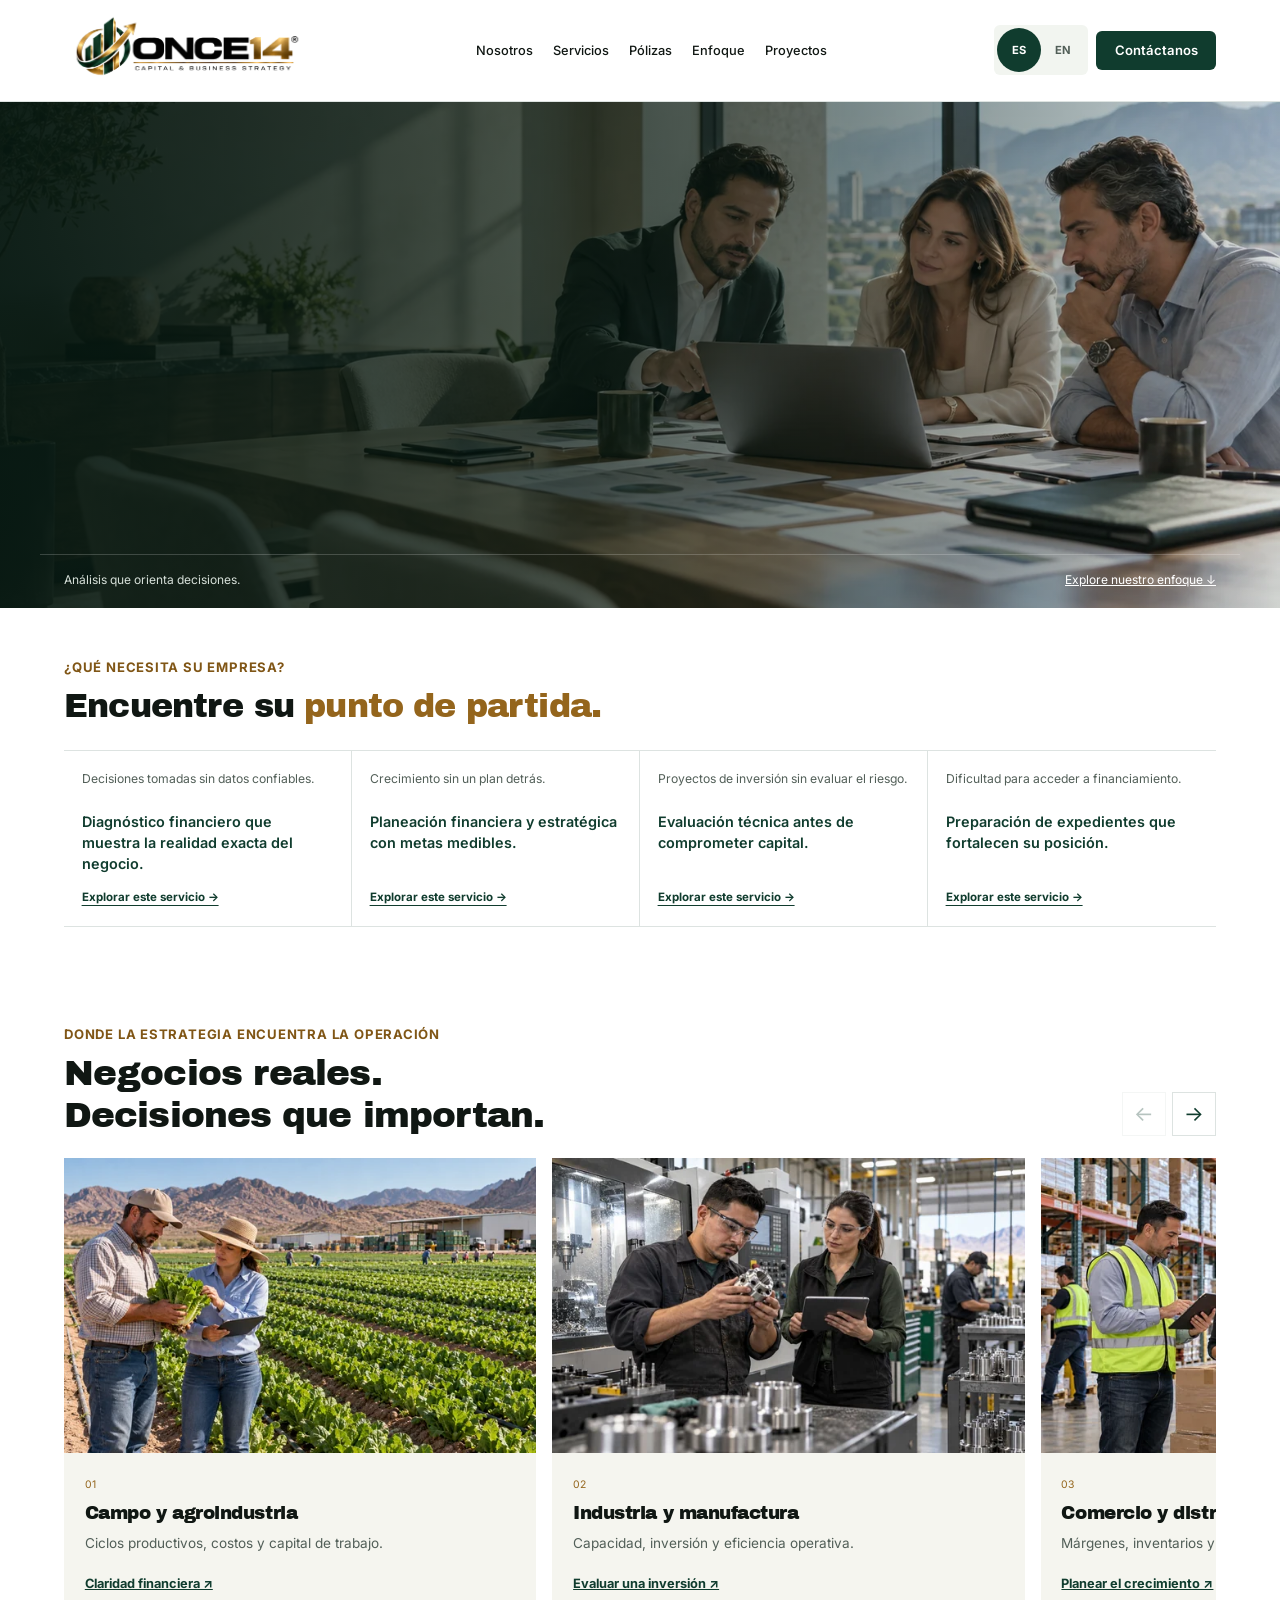
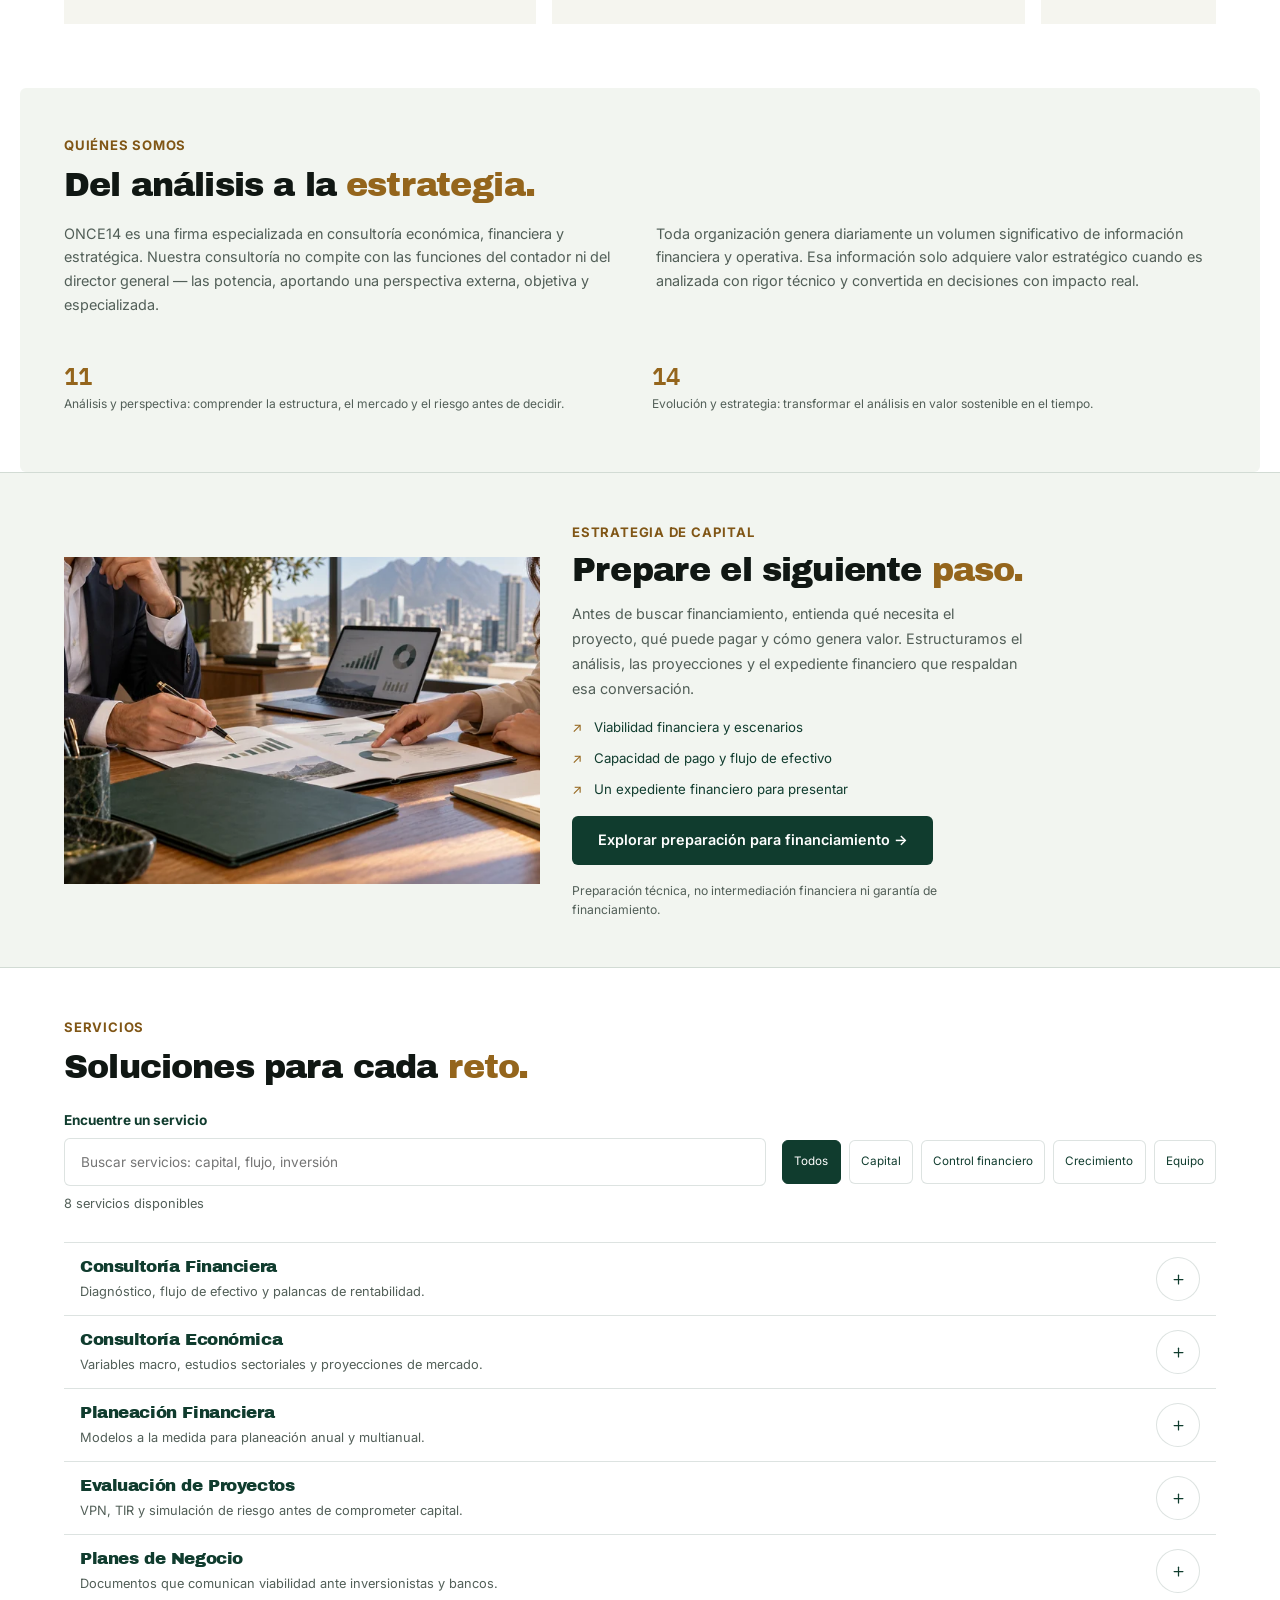
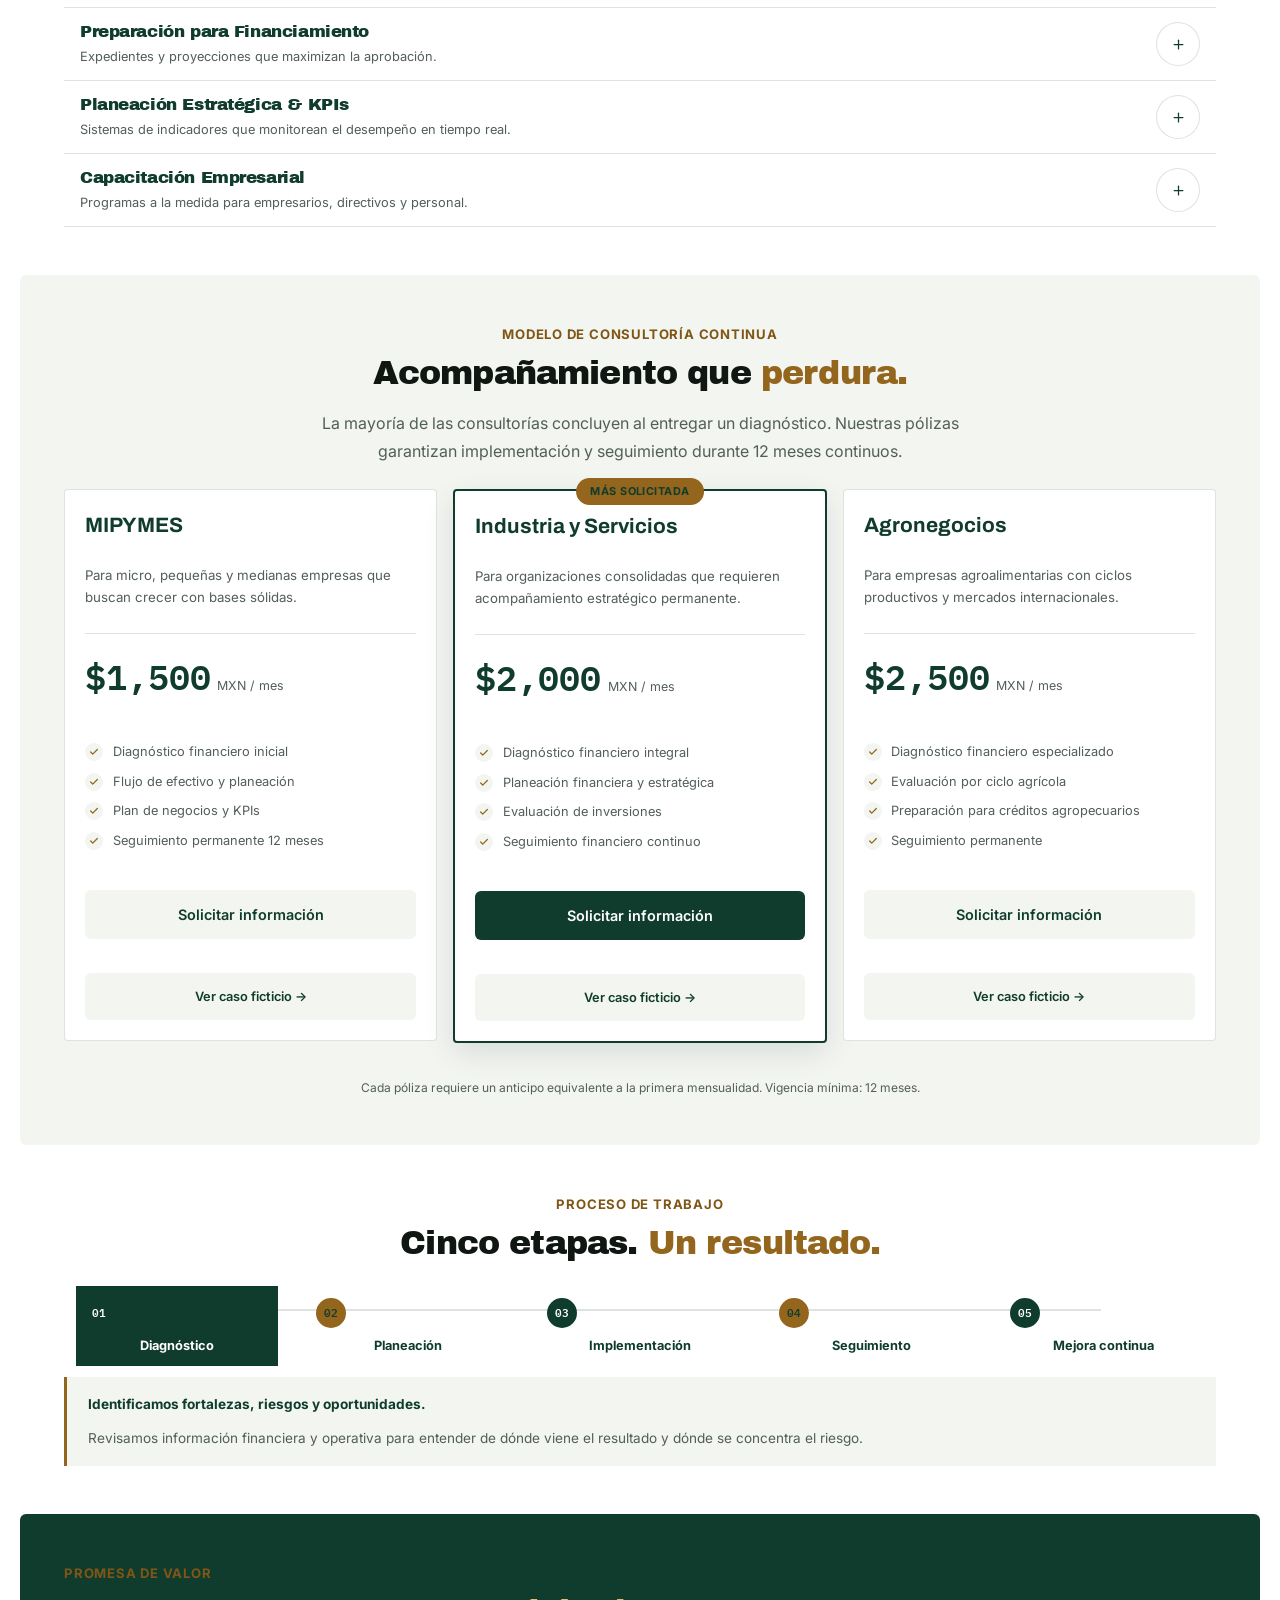
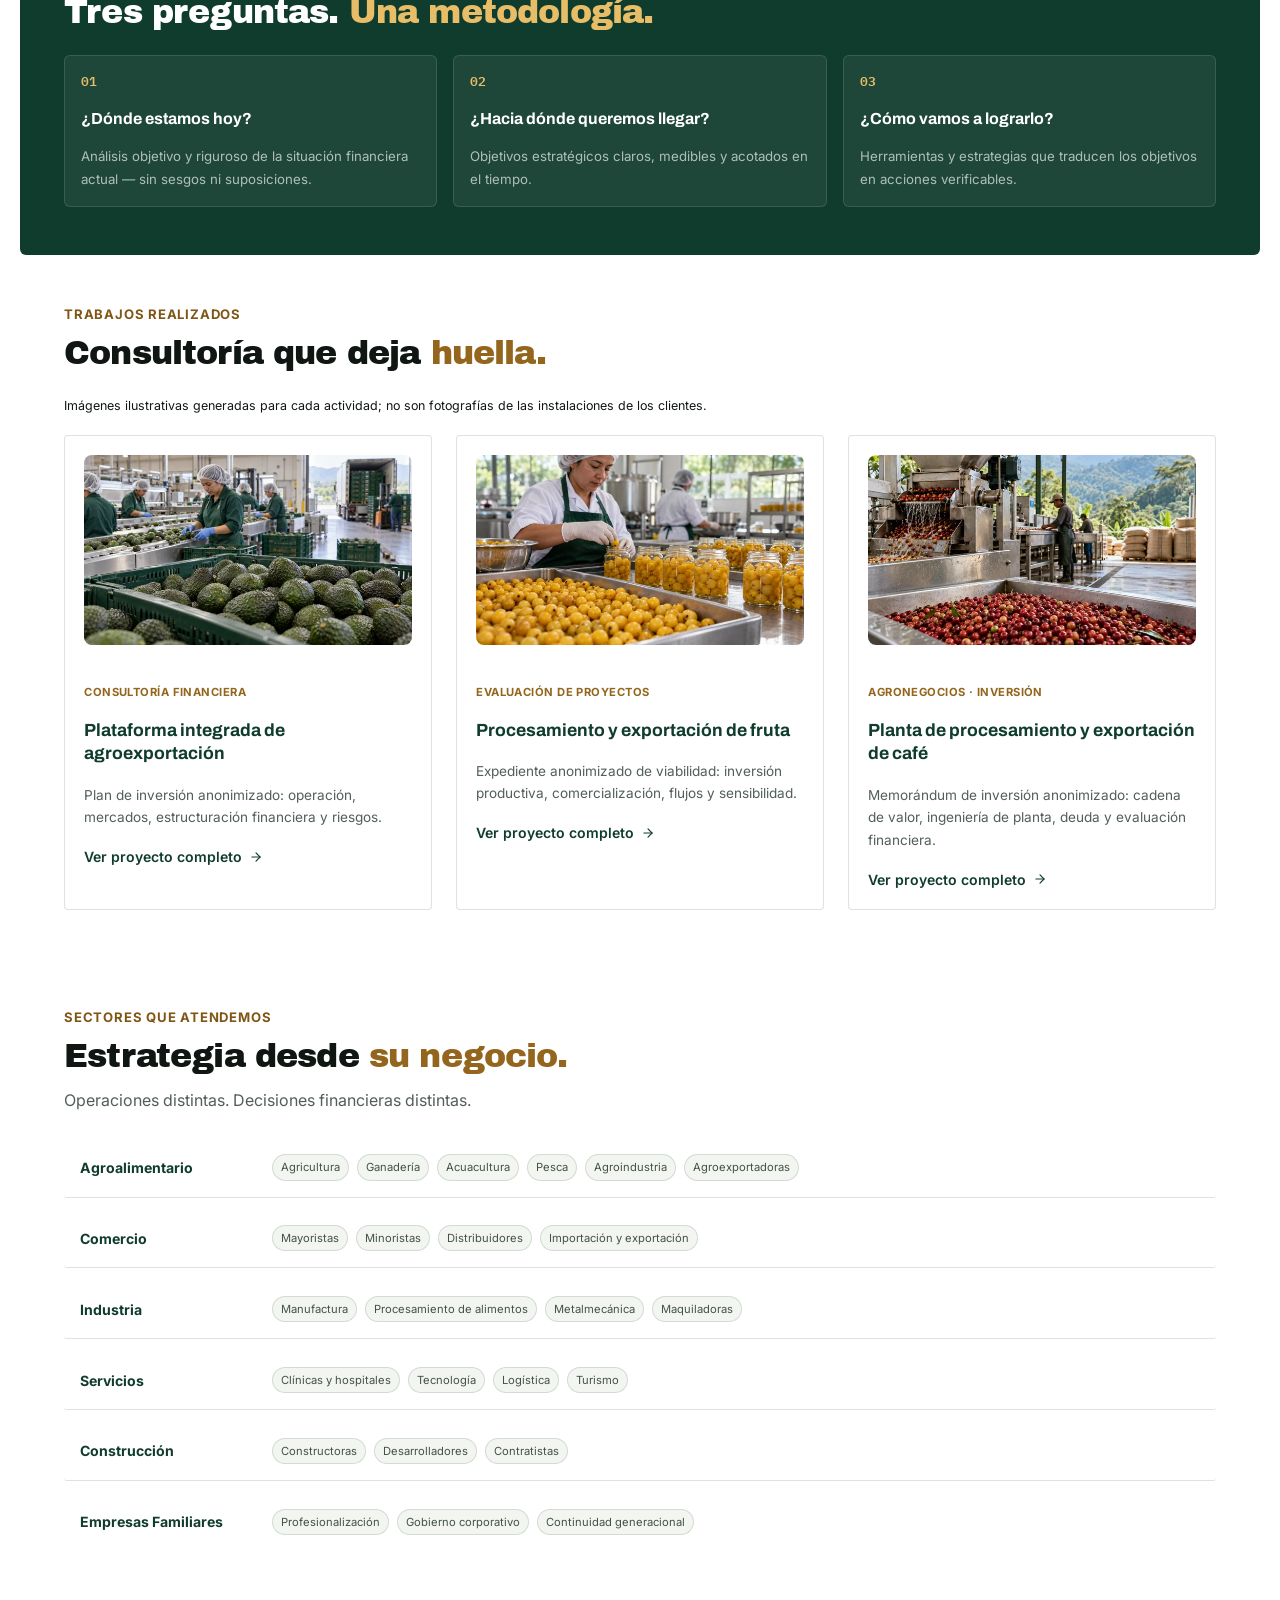
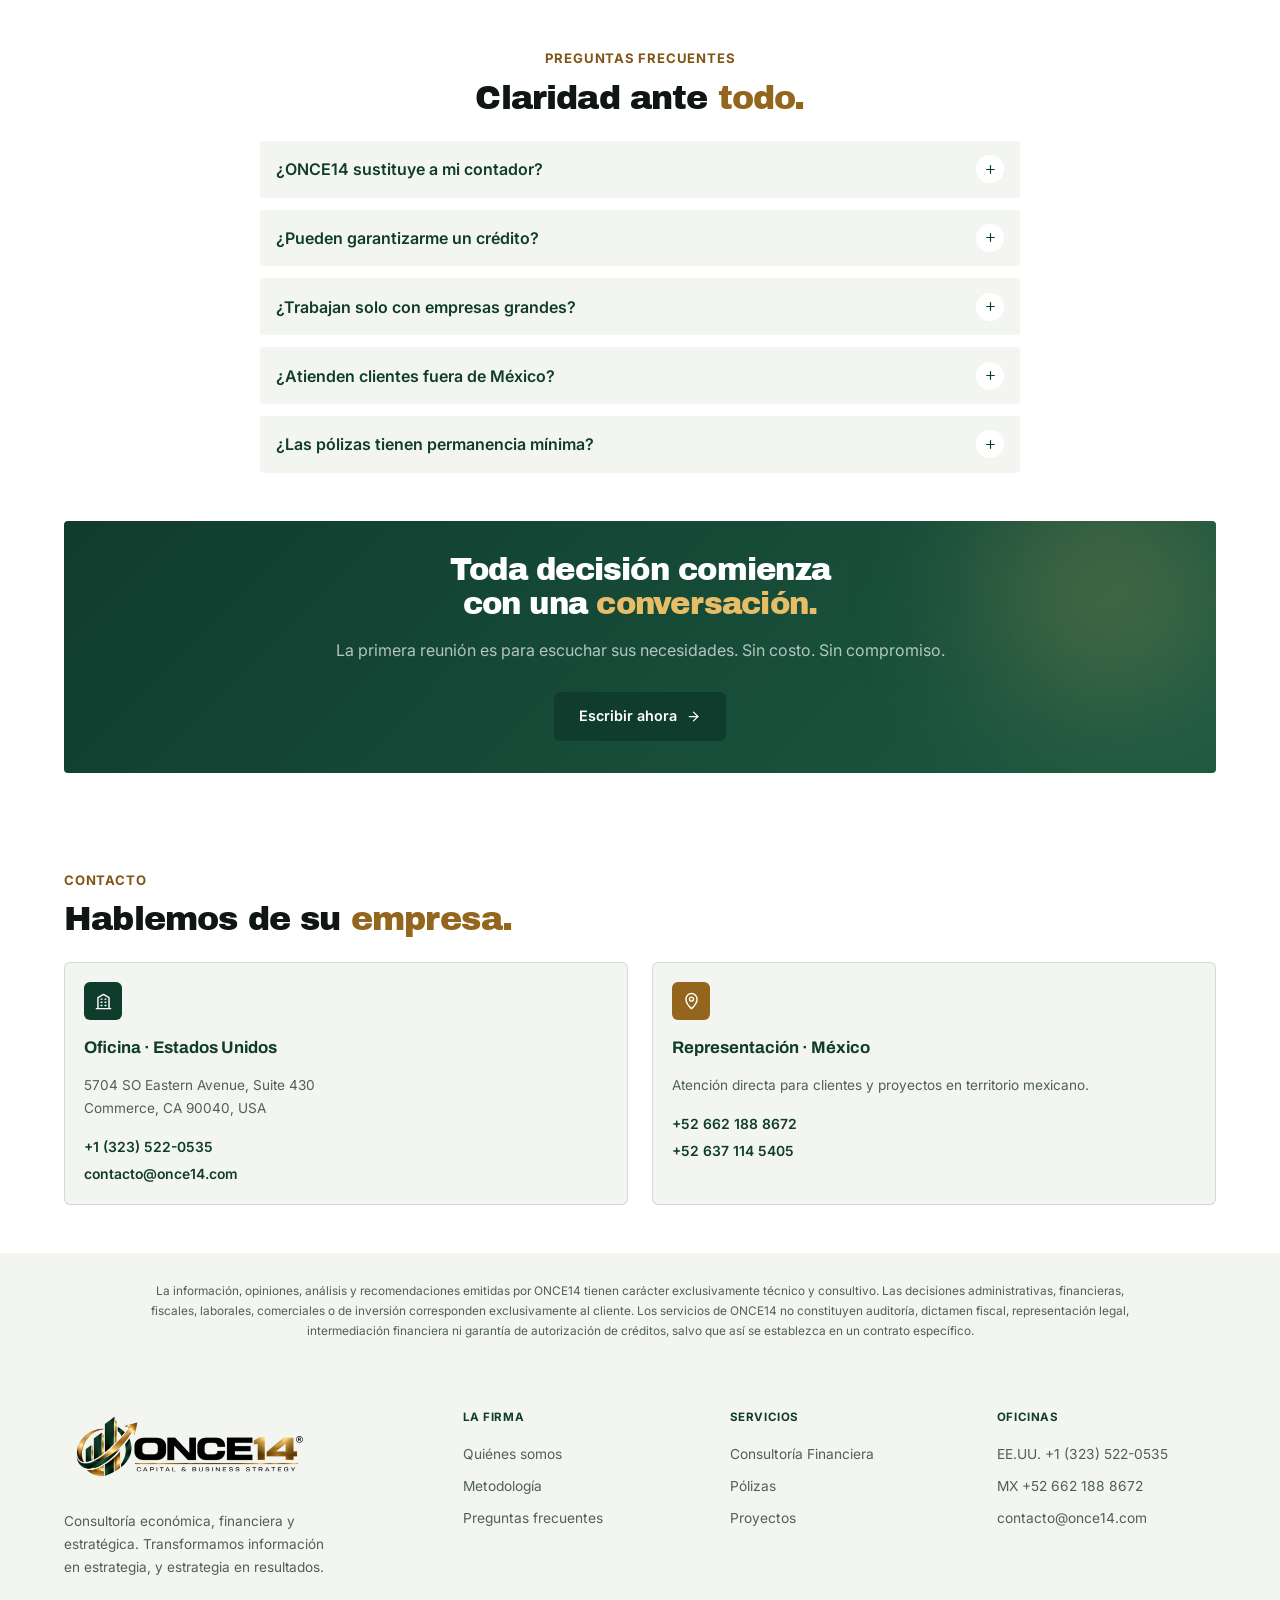
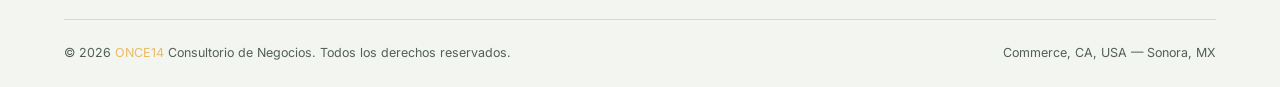
<file: index.html>
<!DOCTYPE html>
<html lang="es">
<head>
<meta charset="UTF-8"/>
<meta name="viewport" content="width=device-width,initial-scale=1.0"/>
<title>ONCE14 — Consultoría Económica, Financiera y Estratégica</title>
<meta name="description" content="ONCE14 · Consultoría económica, financiera y estratégica. Sonora, México y Commerce, California."/>
<link rel="preconnect" href="https://fonts.googleapis.com"/>
<link rel="preconnect" href="https://fonts.gstatic.com" crossorigin/>
<link href="https://fonts.googleapis.com/css2?family=Archivo+Black&family=Archivo:wght@500;600;700;800;900&family=Inter:wght@400;500;600;700;800;900&family=IBM+Plex+Mono:wght@500;600&display=swap" rel="stylesheet"/>
<meta name="theme-color" content="#103c2e"/>
<link rel="icon" type="image/svg+xml" href="assets/favicon.svg"/>
<link rel="apple-touch-icon" href="assets/apple-touch-icon.png"/>
<link rel="manifest" href="site.webmanifest"/>
<link rel="stylesheet" href="css/style.css"/>
<link rel="stylesheet" href="css/brand.css"/>
<link rel="stylesheet" href="css/editorial.css"/>
<link rel="stylesheet" href="/assets/projects/project-images.css?v=20261001-7">
</head>
<body>
<a class="skip-link" href="#inicio" data-i18n data-en="Skip to content">Ir al contenido</a>

<div class="progress-bar" id="progressBar"></div>

<div class="nav-wrap">
  <nav class="nav" id="nav">
    <a href="#inicio" class="logo-wrap">
      <img class="brand-logo" src="assets/logo-transparent.webp" width="2172" height="724" alt="ONCE14 — Capital &amp; Business Strategy"/>
    </a>
    <ul class="nav-menu">
      <li><a href="#nosotros" data-i18n data-en="About">Nosotros</a></li>
      <li><a href="#servicios" data-i18n data-en="Services">Servicios</a></li>
      <li><a href="#polizas" data-i18n data-en="Pricing">Pólizas</a></li>
      <li><a href="#galeria" data-i18n data-en="Focus">Enfoque</a></li>
      <li><a href="#proyectos" data-i18n data-en="Projects">Proyectos</a></li>
    </ul>
    <div class="nav-right">
      <div class="lang-toggle">
        <button class="lang-btn active" data-lang="es">ES</button>
        <button class="lang-btn" data-lang="en">EN</button>
      </div>
      <a href="#contacto" class="nav-cta" data-i18n data-en="Contact us">Contáctanos</a>
    </div>
    <button class="burger" id="burger" aria-label="Menú" aria-expanded="false" aria-controls="mNav"><span></span><span></span><span></span></button>
  </nav>
</div>
<nav class="m-nav" id="mNav" aria-label="Navegación móvil" inert>
  <a href="#nosotros" data-i18n data-en="About">Nosotros</a>
  <a href="#servicios" data-i18n data-en="Services">Servicios</a>
  <a href="#polizas" data-i18n data-en="Pricing">Pólizas</a>
  <a href="#proyectos" data-i18n data-en="Projects">Proyectos</a>
  <a href="#galeria" data-i18n data-en="Focus">Enfoque</a>
  <a href="#sectores" data-i18n data-en="Industries">Sectores</a>
  <a href="#faq" data-i18n data-en="FAQ">Preguntas frecuentes</a>
  <a href="#contacto" data-i18n data-en="Contact">Contacto</a>
  <div class="lang-toggle">
    <button class="lang-btn active" data-lang="es">ES</button>
    <button class="lang-btn" data-lang="en">EN</button>
  </div>
</nav>

<!-- ═══ HERO ═══ -->
<section id="inicio" class="hero photo-header">
  <figure class="editorial-media hero-backdrop" data-media="consulting"><img src="assets/editorial/consulting-1200.webp" srcset="assets/editorial/consulting-640.webp 640w, assets/editorial/consulting-1200.webp 1200w, assets/editorial/consulting-1600.webp 1600w" sizes="100vw" width="1200" height="900" alt="" decoding="async" fetchpriority="high"/></figure>
  <div class="wrap hero-grid">
    <div class="hero-left">
      <div class="hero-badge" data-i18n data-en="CAPITAL / ECONOMICS / BUSINESS STRATEGY">CAPITAL / ECONOMÍA / ESTRATEGIA EMPRESARIAL</div>
      <h1 class="display hero-title" data-i18n data-en="Understand your business.<br><span class='accent'>Build its next move.</span>">Entienda su negocio.<br><span class="accent">Construya su siguiente paso.</span></h1>
      <p class="hero-desc" data-i18n data-en="Financial clarity, investment evaluation and capital strategy. Technical consulting connected to the reality of your business.">Claridad financiera, evaluación de inversiones y estrategia de capital. Consultoría técnica conectada con la realidad de su empresa.</p>
      <div class="hero-cta-row"><a href="#contacto" class="btn btn-solid" data-i18n data-en="Let's talk about your business ↗">Hablemos de su empresa ↗</a><a href="#servicios" class="btn btn-ghost" data-i18n data-en="Explore services">Explorar servicios</a></div>
    </div>
  </div>
  <div class="hero-bottom wrap"><span data-i18n data-en="Analysis that informs decisions.">Análisis que orienta decisiones.</span><a href="#galeria" data-i18n data-en="Explore our focus ↓">Explore nuestro enfoque ↓</a></div>
</section>

<!-- ═══ NECESIDADES ═══ -->
<section id="necesidades" class="section">
  <div class="wrap">
    <div class="section-head reveal">
      <span class="eyebrow2" data-i18n data-en="What does your company need?">¿Qué necesita su empresa?</span>
      <h2 class="display display--lg" style="margin-top:.6rem;" data-i18n data-en="Find your <span class='accent'>starting point.</span>">Encuentre su <span class="accent">punto de partida.</span></h2>
    </div>
    <div class="needs-bento stagger">
      <div class="need-card reveal">
        <div class="need-icon"><svg viewBox="0 0 24 24"><path d="M12 9v4M12 17h.01M10.3 3.9 1.8 18a2 2 0 0 0 1.7 3h17a2 2 0 0 0 1.7-3L13.7 3.9a2 2 0 0 0-3.4 0z"/></svg></div>
        <p class="need-problem" data-i18n data-en="Decisions made without reliable data.">Decisiones tomadas sin datos confiables.</p>
        <p class="need-solution" data-i18n data-en="Financial diagnostics that show the exact reality of your business.">Diagnóstico financiero que muestra la realidad exacta del negocio.</p>
      </div>
      <div class="need-card reveal">
        <div class="need-icon"><svg viewBox="0 0 24 24"><path d="M3 3v18h18"/><path d="M7 15l4-4 3 3 5-6"/></svg></div>
        <p class="need-problem" data-i18n data-en="Growth with no plan behind it.">Crecimiento sin un plan detrás.</p>
        <p class="need-solution" data-i18n data-en="Financial and strategic planning with measurable goals.">Planeación financiera y estratégica con metas medibles.</p>
      </div>
      <div class="need-card reveal">
        <div class="need-icon"><svg viewBox="0 0 24 24"><path d="M12 2 3 6v6c0 5 4 8 9 10 5-2 9-5 9-10V6z"/></svg></div>
        <p class="need-problem" data-i18n data-en="Investment projects launched without evaluating the risk.">Proyectos de inversión sin evaluar el riesgo.</p>
        <p class="need-solution" data-i18n data-en="Technical investment evaluation before capital is committed.">Evaluación técnica antes de comprometer capital.</p>
      </div>
      <div class="need-card reveal">
        <div class="need-icon"><svg viewBox="0 0 24 24"><rect x="2" y="7" width="20" height="12" rx="2"/><path d="M2 11h20M6 15h4"/></svg></div>
        <p class="need-problem" data-i18n data-en="Difficulty accessing financing.">Dificultad para acceder a financiamiento.</p>
        <p class="need-solution" data-i18n data-en="File preparation that strengthens your standing with lenders.">Preparación de expedientes que fortalecen su posición.</p>
      </div>
    </div>
  </div>
</section>

<!-- Activity photography, not geographical navigation -->
<section id="galeria" class="section activity-gallery">
 <div class="wrap">
  <div class="gallery-heading"><div><span class="eyebrow2" data-i18n data-en="Where strategy meets operations">Donde la estrategia encuentra la operación</span><h2 class="display" data-i18n data-en="Real businesses.<br>Decisions that matter.">Negocios reales.<br>Decisiones que importan.</h2></div><div class="gallery-controls"><button type="button" data-gallery-direction="-1" aria-label="Anterior / Previous">←</button><button type="button" data-gallery-direction="1" aria-label="Siguiente / Next">→</button></div></div>
  <div class="gallery-track" tabindex="0" aria-label="Actividades económicas / Economic activities">
   <article class="gallery-tile"><figure class="editorial-media" data-media="agribusiness"><img src="assets/editorial/agroindustry-1200.webp" srcset="assets/editorial/agroindustry-640.webp 640w, assets/editorial/agroindustry-1200.webp 1200w" sizes="(max-width: 700px) 90vw, 50vw" width="1200" height="900" alt="" decoding="async" loading="lazy"/></figure><div class="gallery-tile-copy"><span class="gallery-number">01</span><h3 data-i18n data-en="Agriculture & agribusiness">Campo y agroindustria</h3><p data-i18n data-en="Production cycles, costs and working capital.">Ciclos productivos, costos y capital de trabajo.</p><a href="#s1" data-i18n data-en="Financial clarity ↗">Claridad financiera ↗</a></div></article>
   <article class="gallery-tile"><figure class="editorial-media" data-media="industry"><img src="assets/editorial/industry-1200.webp" srcset="assets/editorial/industry-640.webp 640w, assets/editorial/industry-1200.webp 1200w" sizes="(max-width: 700px) 90vw, 50vw" width="1200" height="900" alt="" decoding="async" loading="lazy"/></figure><div class="gallery-tile-copy"><span class="gallery-number">02</span><h3 data-i18n data-en="Industry & manufacturing">Industria y manufactura</h3><p data-i18n data-en="Capacity, investment and operating efficiency.">Capacidad, inversión y eficiencia operativa.</p><a href="#s4" data-i18n data-en="Evaluate an investment ↗">Evaluar una inversión ↗</a></div></article>
   <article class="gallery-tile"><figure class="editorial-media" data-media="trade"><img src="assets/editorial/trade-1200.webp" srcset="assets/editorial/trade-640.webp 640w, assets/editorial/trade-1200.webp 1200w" sizes="(max-width: 700px) 90vw, 50vw" width="1200" height="900" alt="" decoding="async" loading="lazy"/></figure><div class="gallery-tile-copy"><span class="gallery-number">03</span><h3 data-i18n data-en="Trade & distribution">Comercio y distribución</h3><p data-i18n data-en="Margins, inventory and growth scenarios.">Márgenes, inventarios y escenarios de crecimiento.</p><a href="#s3" data-i18n data-en="Plan for growth ↗">Planear el crecimiento ↗</a></div></article>
  </div>
 </div>
</section>

<!-- ═══ NOSOTROS ═══ -->
<section id="nosotros" class="section" style="background:var(--surface);border-radius:var(--r-lg);margin:0 1.25rem;width:auto;">
  <div class="wrap">
    <div class="about-grid">
      <div class="about-copy reveal">
        <span class="eyebrow2" data-i18n data-en="About us">Quiénes somos</span>
        <h2 class="display display--lg" style="margin:.6rem 0 1.5rem;" data-i18n data-en="From analysis to <span class='accent'>strategy.</span>">Del análisis a la <span class="accent">estrategia.</span></h2>
        <p data-i18n data-en="ONCE14 is a firm specialized in economic, financial and strategic consulting. Our consulting doesn't compete with the accountant's or the CEO's role — it strengthens it, bringing an external, objective and specialized perspective.">ONCE14 es una firma especializada en consultoría económica, financiera y estratégica. Nuestra consultoría no compite con las funciones del contador ni del director general — las potencia, aportando una perspectiva externa, objetiva y especializada.</p>
        <p data-i18n data-en="Every organization generates a significant volume of financial and operational information daily. That information only acquires strategic value when analyzed with technical rigor and turned into decisions with real impact.">Toda organización genera diariamente un volumen significativo de información financiera y operativa. Esa información solo adquiere valor estratégico cuando es analizada con rigor técnico y convertida en decisiones con impacto real.</p>
        <div class="about-pills">
          <div class="about-pill"><div class="about-pill-n">11</div><p data-i18n data-en="Analysis and perspective — understanding structure, market and risk before deciding.">Análisis y perspectiva: comprender la estructura, el mercado y el riesgo antes de decidir.</p></div>
          <div class="about-pill"><div class="about-pill-n">14</div><p data-i18n data-en="Evolution and strategy — turning analysis into sustainable value over time.">Evolución y estrategia: transformar el análisis en valor sostenible en el tiempo.</p></div>
        </div>
      </div>
      <div class="about-quote-card reveal">
        <p class="about-quote"><span class="accent">"</span><span data-i18n data-en="The 11 represents analysis: understanding the present before deciding. The 14 represents evolution: turning that analysis into sustainable results.">El 11 representa el análisis: comprender el presente antes de decidir. El 14 representa la evolución: transformar ese análisis en resultados sostenibles.</span></p>
      </div>
    </div>
  </div>
</section>

<!-- ═══ CAPITAL ═══ -->
<section id="capital" class="section capital-feature">
 <div class="wrap feature-grid">
  <figure class="editorial-media" data-media="capital"><img src="assets/editorial/capital-1200.webp" srcset="assets/editorial/capital-640.webp 640w, assets/editorial/capital-1200.webp 1200w" sizes="(max-width: 700px) 90vw, 50vw" width="1200" height="900" alt="" decoding="async" loading="lazy"/></figure>
  <div class="feature-copy">
   <span class="eyebrow2" data-i18n data-en="Capital strategy">Estrategia de capital</span>
   <h2 class="display display--lg" data-i18n data-en="Prepare the next <span class='accent'>move.</span>">Prepare el siguiente <span class="accent">paso.</span></h2>
   <p class="body-md" data-i18n data-en="Before seeking funding, understand what the project needs, what it can repay and how it creates value. We structure the analysis, projections and financial file that support the conversation.">Antes de buscar financiamiento, entienda qué necesita el proyecto, qué puede pagar y cómo genera valor. Estructuramos el análisis, las proyecciones y el expediente financiero que respaldan esa conversación.</p>
   <ul class="capital-outputs"><li data-i18n data-en="Financial feasibility and scenarios">Viabilidad financiera y escenarios</li><li data-i18n data-en="Repayment capacity and cash flow">Capacidad de pago y flujo de efectivo</li><li data-i18n data-en="An executive-ready financial file">Un expediente financiero para presentar</li></ul>
   <a href="#s6" class="btn btn-solid" data-i18n data-en="Explore financing readiness →">Explorar preparación para financiamiento →</a>
   <p class="visual-note" data-i18n data-en="Technical preparation, not financial intermediation or a guarantee of funding.">Preparación técnica, no intermediación financiera ni garantía de financiamiento.</p>
  </div>
 </div>
</section>

<!-- ═══ SERVICIOS ═══ -->
<section id="servicios" class="section">
  <div class="wrap">
    <div class="section-head reveal">
      <span class="eyebrow2" data-i18n data-en="Services">Servicios</span>
      <h2 class="display display--lg" style="margin-top:.6rem;" data-i18n data-en="Solutions for every <span class='accent'>challenge.</span>">Soluciones para cada <span class="accent">reto.</span></h2>
    </div>
    <div class="service-explorer">
      <label for="service-search" data-i18n data-en="Find a service">Encuentre un servicio</label>
      <input id="service-search" type="search" placeholder="Capital, flujo, inversión / capital, cash flow" autocomplete="off"/>
      <div class="service-filters" role="group" aria-label="Objetivo / Objective">
        <button type="button" data-filter="all" aria-pressed="true" data-i18n data-en="All">Todos</button>
        <button type="button" data-filter="capital" aria-pressed="false" data-i18n data-en="Capital">Capital</button>
        <button type="button" data-filter="control" aria-pressed="false" data-i18n data-en="Financial control">Control financiero</button>
        <button type="button" data-filter="growth" aria-pressed="false" data-i18n data-en="Growth">Crecimiento</button>
        <button type="button" data-filter="team" aria-pressed="false" data-i18n data-en="Team">Equipo</button>
      </div>
      <p class="service-results" aria-live="polite" aria-atomic="true"></p>
      <button type="button" class="service-reset" hidden data-i18n data-en="Clear filters">Limpiar filtros</button>
    </div>
    <div class="serv-bento stagger" id="servBento">
      <div class="serv-card reveal" data-id="s1" id="s1">
        <div class="serv-top">
          <div class="serv-icon"><svg viewBox="0 0 24 24"><line x1="5" y1="21" x2="5" y2="13"/><line x1="10" y1="21" x2="10" y2="8"/><line x1="15" y1="21" x2="15" y2="11"/><line x1="20" y1="21" x2="20" y2="4"/></svg></div>
          <button class="serv-toggle"><svg viewBox="0 0 24 24"><line x1="12" y1="5" x2="12" y2="19"/><line x1="5" y1="12" x2="19" y2="12"/></svg></button>
        </div>
        <div class="serv-name" data-i18n data-en="Financial Consulting">Consultoría Financiera</div>
        <div class="serv-teaser" data-i18n data-en="Diagnosis, cash flow and profitability levers.">Diagnóstico, flujo de efectivo y palancas de rentabilidad.</div>
        <div class="serv-detail"><div class="serv-detail-in">
          <div class="serv-steps">
            <div class="serv-step"><b>1</b><span data-i18n data-en="We diagnose the company's real financial situation: profitability, liquidity and cost structure.">Diagnosticamos la situación financiera real: rentabilidad, liquidez y estructura de costos.</span></div>
            <div class="serv-step"><b>2</b><span data-i18n data-en="We identify the improvement levers with the greatest short and medium-term impact.">Identificamos las palancas de mejora con mayor impacto.</span></div>
            <div class="serv-step"><b>3</b><span data-i18n data-en="We design and implement the mechanisms that strengthen long-term financial stability.">Diseñamos e implementamos los mecanismos que fortalecen la estabilidad financiera.</span></div>
          </div>
          <div class="serv-side">
            <div class="serv-chips2">
              <span class="chip2" data-i18n data-en="Cash flow">Flujo de efectivo</span>
              <span class="chip2" data-i18n data-en="Budgets">Presupuestos</span>
              <span class="chip2" data-i18n data-en="Financial modeling">Modelación financiera</span>
              <span class="chip2" data-i18n data-en="Sensitivity analysis">Análisis de sensibilidad</span>
            </div>
            <div class="serv-meta2">
              <span><strong data-i18n data-en="Who it's for">Para quién</strong><span data-i18n data-en="Companies seeking clarity on their real performance">Empresas que buscan claridad sobre su desempeño real</span></span>
              <span><strong data-i18n data-en="Duration">Duración</strong><span data-i18n data-en="2–4 weeks">2 – 4 semanas</span></span>
            </div>
          </div>
        </div></div>
      </div>

      <div class="serv-card reveal" data-id="s2" id="s2">
        <div class="serv-top">
          <div class="serv-icon"><svg viewBox="0 0 24 24"><circle cx="12" cy="12" r="9"/><path d="M3 12h18M12 3c3 4 3 14 0 18c-3-4-3-14 0-18z"/></svg></div>
          <button class="serv-toggle"><svg viewBox="0 0 24 24"><line x1="12" y1="5" x2="12" y2="19"/><line x1="5" y1="12" x2="19" y2="12"/></svg></button>
        </div>
        <div class="serv-name" data-i18n data-en="Economic Consulting">Consultoría Económica</div>
        <div class="serv-teaser" data-i18n data-en="Macro variables, sector studies and market projections.">Variables macro, estudios sectoriales y proyecciones de mercado.</div>
        <div class="serv-detail"><div class="serv-detail-in">
          <div class="serv-steps">
            <div class="serv-step"><b>1</b><span data-i18n data-en="We analyze the macroeconomic variables relevant to the company's sector.">Analizamos las variables macroeconómicas relevantes para el sector.</span></div>
            <div class="serv-step"><b>2</b><span data-i18n data-en="We project market, exchange rate, inflation and interest rate scenarios.">Proyectamos escenarios de mercado, tipo de cambio e inflación.</span></div>
            <div class="serv-step"><b>3</b><span data-i18n data-en="We integrate the analysis into planning to anticipate, not react.">Integramos el análisis a la planeación para anticipar, no reaccionar.</span></div>
          </div>
          <div class="serv-side">
            <div class="serv-chips2">
              <span class="chip2" data-i18n data-en="Sector studies">Estudios sectoriales</span>
              <span class="chip2" data-i18n data-en="Economic projections">Proyecciones económicas</span>
              <span class="chip2" data-i18n data-en="Cost-benefit studies">Estudios costo-beneficio</span>
            </div>
            <div class="serv-meta2">
              <span><strong data-i18n data-en="Who it's for">Para quién</strong><span data-i18n data-en="Companies exposed to sector macro variables">Empresas expuestas a variables macroeconómicas</span></span>
              <span><strong data-i18n data-en="Duration">Duración</strong><span data-i18n data-en="3–6 weeks">3 – 6 semanas</span></span>
            </div>
          </div>
        </div></div>
      </div>

      <div class="serv-card reveal" data-id="s3" id="s3">
        <div class="serv-top">
          <div class="serv-icon"><svg viewBox="0 0 24 24"><circle cx="12" cy="12" r="8"/><circle cx="12" cy="12" r="3.5"/></svg></div>
          <button class="serv-toggle"><svg viewBox="0 0 24 24"><line x1="12" y1="5" x2="12" y2="19"/><line x1="5" y1="12" x2="19" y2="12"/></svg></button>
        </div>
        <div class="serv-name" data-i18n data-en="Financial Planning">Planeación Financiera</div>
        <div class="serv-teaser" data-i18n data-en="Tailored models for annual and multi-year planning.">Modelos a la medida para planeación anual y multianual.</div>
        <div class="serv-detail"><div class="serv-detail-in">
          <div class="serv-steps">
            <div class="serv-step"><b>1</b><span data-i18n data-en="We build the financial model tailored to the business.">Construimos el modelo financiero a la medida del negocio.</span></div>
            <div class="serv-step"><b>2</b><span data-i18n data-en="We model optimistic, base and critical scenarios.">Modelamos escenarios optimista, base y crítico.</span></div>
            <div class="serv-step"><b>3</b><span data-i18n data-en="We define the action plan and the tracking indicators.">Definimos el plan de acción y los indicadores de seguimiento.</span></div>
          </div>
          <div class="serv-side">
            <div class="serv-chips2">
              <span class="chip2" data-i18n data-en="Annual budgets">Presupuestos anuales</span>
              <span class="chip2" data-i18n data-en="Multi-year planning">Planeación multianual</span>
              <span class="chip2" data-i18n data-en="Projected cash flow">Flujo proyectado</span>
            </div>
            <div class="serv-meta2">
              <span><strong data-i18n data-en="Who it's for">Para quién</strong><span data-i18n data-en="Companies planning their next fiscal cycle">Empresas que planean su próximo ciclo fiscal</span></span>
              <span><strong data-i18n data-en="Duration">Duración</strong><span data-i18n data-en="3–5 weeks">3 – 5 semanas</span></span>
            </div>
          </div>
        </div></div>
      </div>

      <div class="serv-card reveal" data-id="s4" id="s4">
        <div class="serv-top">
          <div class="serv-icon"><svg viewBox="0 0 24 24"><path d="M12 2 3 7l9 5 9-5-9-5z"/><path d="M3 12l9 5 9-5M3 17l9 5 9-5"/></svg></div>
          <button class="serv-toggle"><svg viewBox="0 0 24 24"><line x1="12" y1="5" x2="12" y2="19"/><line x1="5" y1="12" x2="19" y2="12"/></svg></button>
        </div>
        <div class="serv-name" data-i18n data-en="Investment Project Evaluation">Evaluación de Proyectos</div>
        <div class="serv-teaser" data-i18n data-en="NPV, IRR and risk simulation before you commit capital.">VPN, TIR y simulación de riesgo antes de comprometer capital.</div>
        <div class="serv-detail"><div class="serv-detail-in">
          <div class="serv-steps">
            <div class="serv-step"><b>1</b><span data-i18n data-en="We calculate the project's financial feasibility: NPV, IRR and break-even point.">Calculamos la viabilidad financiera: VPN, TIR y punto de equilibrio.</span></div>
            <div class="serv-step"><b>2</b><span data-i18n data-en="We simulate risk scenarios before capital is committed.">Simulamos escenarios de riesgo antes de comprometer capital.</span></div>
            <div class="serv-step"><b>3</b><span data-i18n data-en="We deliver a technical opinion that supports the investment decision.">Entregamos un dictamen técnico que sustenta la decisión.</span></div>
          </div>
          <div class="serv-side">
            <div class="serv-chips2">
              <span class="chip2">VPN / NPV</span>
              <span class="chip2">TIR / IRR</span>
              <span class="chip2" data-i18n data-en="Break-even point">Punto de equilibrio</span>
            </div>
            <div class="serv-meta2">
              <span><strong data-i18n data-en="Who it's for">Para quién</strong><span data-i18n data-en="Companies evaluating a specific investment project">Empresas evaluando un proyecto específico</span></span>
              <span><strong data-i18n data-en="Duration">Duración</strong><span data-i18n data-en="3–6 weeks">3 – 6 semanas</span></span>
            </div>
          </div>
        </div></div>
      </div>

      <div class="serv-card reveal" data-id="s5" id="s5">
        <div class="serv-top">
          <div class="serv-icon"><svg viewBox="0 0 24 24"><path d="M6 2h9l3 3v17H6z"/><line x1="9" y1="9" x2="15" y2="9"/><line x1="9" y1="13" x2="15" y2="13"/><line x1="9" y1="17" x2="12" y2="17"/></svg></div>
          <button class="serv-toggle"><svg viewBox="0 0 24 24"><line x1="12" y1="5" x2="12" y2="19"/><line x1="5" y1="12" x2="19" y2="12"/></svg></button>
        </div>
        <div class="serv-name" data-i18n data-en="Business Plans">Planes de Negocio</div>
        <div class="serv-teaser" data-i18n data-en="Documents that communicate viability to investors and banks.">Documentos que comunican viabilidad ante inversionistas y bancos.</div>
        <div class="serv-detail"><div class="serv-detail-in">
          <div class="serv-steps">
            <div class="serv-step"><b>1</b><span data-i18n data-en="We develop the market study and commercial strategy.">Desarrollamos el estudio de mercado y la estrategia comercial.</span></div>
            <div class="serv-step"><b>2</b><span data-i18n data-en="We build the financial projections and expected cash flow.">Construimos las proyecciones financieras.</span></div>
            <div class="serv-step"><b>3</b><span data-i18n data-en="We integrate risk analysis and mitigation.">Integramos el análisis de riesgos y su mitigación.</span></div>
          </div>
          <div class="serv-side">
            <div class="serv-chips2">
              <span class="chip2" data-i18n data-en="Market study">Estudio de mercado</span>
              <span class="chip2" data-i18n data-en="Financial projections">Proyecciones financieras</span>
            </div>
            <div class="serv-meta2">
              <span><strong data-i18n data-en="Who it's for">Para quién</strong><span data-i18n data-en="Companies seeking financing or formalizing strategy">Empresas que buscan financiamiento</span></span>
              <span><strong data-i18n data-en="Duration">Duración</strong><span data-i18n data-en="3–6 weeks">3 – 6 semanas</span></span>
            </div>
          </div>
        </div></div>
      </div>

      <div class="serv-card reveal" data-id="s6" id="s6">
        <div class="serv-top">
          <div class="serv-icon"><svg viewBox="0 0 24 24"><rect x="2" y="7" width="20" height="13" rx="2"/><path d="M8 7V5a2 2 0 0 1 2-2h4a2 2 0 0 1 2 2v2"/></svg></div>
          <button class="serv-toggle"><svg viewBox="0 0 24 24"><line x1="12" y1="5" x2="12" y2="19"/><line x1="5" y1="12" x2="19" y2="12"/></svg></button>
        </div>
        <div class="serv-name" data-i18n data-en="Financing Readiness">Preparación para Financiamiento</div>
        <div class="serv-teaser" data-i18n data-en="Files and projections that maximize approval odds.">Expedientes y proyecciones que maximizan la aprobación.</div>
        <div class="serv-detail"><div class="serv-detail-in">
          <div class="serv-steps">
            <div class="serv-step"><b>1</b><span data-i18n data-en="We diagnose the company's real repayment capacity.">Diagnosticamos la capacidad de pago real de la empresa.</span></div>
            <div class="serv-step"><b>2</b><span data-i18n data-en="We assemble the complete financial file.">Armamos el expediente financiero completo.</span></div>
            <div class="serv-step"><b>3</b><span data-i18n data-en="We prepare the executive presentation for the institution.">Preparamos la presentación ejecutiva.</span></div>
          </div>
          <div class="serv-side">
            <div class="serv-chips2">
              <span class="chip2" data-i18n data-en="Working capital">Capital de trabajo</span>
              <span class="chip2" data-i18n data-en="Agricultural &amp; export credit">Créditos agropecuarios</span>
            </div>
            <div class="serv-meta2">
              <span><strong data-i18n data-en="Who it's for">Para quién</strong><span data-i18n data-en="Companies applying for financing">Empresas solicitando financiamiento</span></span>
              <span><strong data-i18n data-en="Duration">Duración</strong><span data-i18n data-en="2–4 weeks">2 – 4 semanas</span></span>
            </div>
            <p class="serv-nota2" data-i18n data-en="ONCE14 does not act as a financial intermediary or guarantee approval.">ONCE14 no actúa como intermediario financiero ni garantiza la aprobación.</p>
          </div>
        </div></div>
      </div>

      <div class="serv-card reveal" data-id="s7" id="s7">
        <div class="serv-top">
          <div class="serv-icon"><svg viewBox="0 0 24 24"><circle cx="12" cy="12" r="9"/><path d="M12 7v5l3 3"/></svg></div>
          <button class="serv-toggle"><svg viewBox="0 0 24 24"><line x1="12" y1="5" x2="12" y2="19"/><line x1="5" y1="12" x2="19" y2="12"/></svg></button>
        </div>
        <div class="serv-name" data-i18n data-en="Strategic Planning &amp; KPIs">Planeación Estratégica &amp; KPIs</div>
        <div class="serv-teaser" data-i18n data-en="Indicator systems that monitor performance in real time.">Sistemas de indicadores que monitorean el desempeño en tiempo real.</div>
        <div class="serv-detail"><div class="serv-detail-in">
          <div class="serv-steps">
            <div class="serv-step"><b>1</b><span data-i18n data-en="We align company areas toward shared strategic objectives.">Alineamos las áreas hacia objetivos estratégicos comunes.</span></div>
            <div class="serv-step"><b>2</b><span data-i18n data-en="We design the indicator system that reflects real performance.">Diseñamos el sistema de indicadores.</span></div>
            <div class="serv-step"><b>3</b><span data-i18n data-en="We implement the control dashboard and follow-up routine.">Implementamos el tablero de control.</span></div>
          </div>
          <div class="serv-side">
            <div class="serv-chips2">
              <span class="chip2">Balanced Scorecard</span>
              <span class="chip2" data-i18n data-en="Control dashboards">Tableros de control</span>
            </div>
            <div class="serv-meta2">
              <span><strong data-i18n data-en="Who it's for">Para quién</strong><span data-i18n data-en="Companies wanting real-time performance tracking">Empresas que buscan monitorear en tiempo real</span></span>
              <span><strong data-i18n data-en="Duration">Duración</strong><span data-i18n data-en="4–8 weeks">4 – 8 semanas</span></span>
            </div>
          </div>
        </div></div>
      </div>

      <div class="serv-card reveal" data-id="s8" id="s8">
        <div class="serv-top">
          <div class="serv-icon"><svg viewBox="0 0 24 24"><path d="M12 4 2 9l10 5 10-5-10-5z"/><path d="M6 11.5V16c0 1.5 3 3 6 3s6-1.5 6-3v-4.5"/></svg></div>
          <button class="serv-toggle"><svg viewBox="0 0 24 24"><line x1="12" y1="5" x2="12" y2="19"/><line x1="5" y1="12" x2="19" y2="12"/></svg></button>
        </div>
        <div class="serv-name" data-i18n data-en="Corporate Training">Capacitación Empresarial</div>
        <div class="serv-teaser" data-i18n data-en="Tailored programs for owners, executives and staff.">Programas a la medida para empresarios, directivos y personal.</div>
        <div class="serv-detail"><div class="serv-detail-in">
          <div class="serv-steps">
            <div class="serv-step"><b>1</b><span data-i18n data-en="We assess the team's level of financial literacy.">Diagnosticamos el nivel de cultura financiera del equipo.</span></div>
            <div class="serv-step"><b>2</b><span data-i18n data-en="We design the program tailored to participants.">Diseñamos el programa a la medida.</span></div>
            <div class="serv-step"><b>3</b><span data-i18n data-en="We deliver in person, virtually or in-company.">Impartimos en modalidad presencial, virtual o in-company.</span></div>
          </div>
          <div class="serv-side">
            <div class="serv-chips2">
              <span class="chip2" data-i18n data-en="Finance for owners">Finanzas para empresarios</span>
              <span class="chip2" data-i18n data-en="Financial literacy">Cultura financiera</span>
            </div>
            <div class="serv-meta2">
              <span><strong data-i18n data-en="Who it's for">Para quién</strong><span data-i18n data-en="Executive and administrative teams">Equipos directivos y administrativos</span></span>
              <span><strong data-i18n data-en="Duration">Duración</strong><span data-i18n data-en="From 1 intensive session">Desde 1 sesión intensiva</span></span>
            </div>
          </div>
        </div></div>
      </div>
    </div>
  </div>
</section>

<!-- ═══ PÓLIZAS ═══ -->
<section id="polizas" class="section" style="background:var(--surface);border-radius:var(--r-lg);margin:0 1.25rem;width:auto;">
  <div class="wrap">
    <div class="section-head center reveal" style="margin-left:auto;margin-right:auto;">
      <span class="eyebrow2" data-i18n data-en="Ongoing consulting model">Modelo de consultoría continua</span>
      <h2 class="display display--lg" style="margin-top:.6rem;" data-i18n data-en="Support that <span class='accent'>lasts.</span>">Acompañamiento que <span class="accent">perdura.</span></h2>
      <p class="body-md" style="margin:1rem auto 0;" data-i18n data-en="Most consulting ends when a diagnosis is delivered. Our retainers guarantee implementation and follow-up for 12 continuous months.">La mayoría de las consultorías concluyen al entregar un diagnóstico. Nuestras pólizas garantizan implementación y seguimiento durante 12 meses continuos.</p>
    </div>
    <div class="pricing-grid stagger">
      <div class="price-card reveal">
        <span class="price-name">MIPYMES</span>
        <p class="price-desc" data-i18n data-en="For micro, small and medium businesses ready to grow on solid ground.">Para micro, pequeñas y medianas empresas que buscan crecer con bases sólidas.</p>
        <div class="price-amt-row"><span class="price-amt">$1,500</span><span class="price-per" data-i18n data-en="MXN / month">MXN / mes</span></div>
        <div class="price-feats">
          <div class="pf-row2"><span class="pf-check"><svg viewBox="0 0 24 24"><polyline points="20 6 9 17 4 12"/></svg></span><span data-i18n data-en="Initial financial diagnosis">Diagnóstico financiero inicial</span></div>
          <div class="pf-row2"><span class="pf-check"><svg viewBox="0 0 24 24"><polyline points="20 6 9 17 4 12"/></svg></span><span data-i18n data-en="Cash flow &amp; financial planning">Flujo de efectivo y planeación</span></div>
          <div class="pf-row2"><span class="pf-check"><svg viewBox="0 0 24 24"><polyline points="20 6 9 17 4 12"/></svg></span><span data-i18n data-en="Business plan &amp; KPIs">Plan de negocios y KPIs</span></div>
          <div class="pf-row2"><span class="pf-check"><svg viewBox="0 0 24 24"><polyline points="20 6 9 17 4 12"/></svg></span><span data-i18n data-en="12-month ongoing follow-up">Seguimiento permanente 12 meses</span></div>
        </div>
        <a href="#contacto" class="btn btn-ghost" data-i18n data-en="Request information">Solicitar información</a>
        <a href="/referencias/mipymes/desierto-comercial/" data-case-reference class="btn btn-ghost" style="margin-top:.65rem;font-size:.8rem;">Ver caso ficticio →</a>
      </div>
      <div class="price-card featured reveal">
        <span class="price-badge-pop" data-i18n data-en="Most requested">Más solicitada</span>
        <span class="price-name" data-i18n data-en="Industry &amp; Services">Industria y Servicios</span>
        <p class="price-desc" data-i18n data-en="For established organizations that need ongoing strategic support.">Para organizaciones consolidadas que requieren acompañamiento estratégico permanente.</p>
        <div class="price-amt-row"><span class="price-amt">$2,000</span><span class="price-per" data-i18n data-en="MXN / month">MXN / mes</span></div>
        <div class="price-feats">
          <div class="pf-row2"><span class="pf-check"><svg viewBox="0 0 24 24"><polyline points="20 6 9 17 4 12"/></svg></span><span data-i18n data-en="Comprehensive financial diagnosis">Diagnóstico financiero integral</span></div>
          <div class="pf-row2"><span class="pf-check"><svg viewBox="0 0 24 24"><polyline points="20 6 9 17 4 12"/></svg></span><span data-i18n data-en="Financial &amp; strategic planning">Planeación financiera y estratégica</span></div>
          <div class="pf-row2"><span class="pf-check"><svg viewBox="0 0 24 24"><polyline points="20 6 9 17 4 12"/></svg></span><span data-i18n data-en="Investment evaluation">Evaluación de inversiones</span></div>
          <div class="pf-row2"><span class="pf-check"><svg viewBox="0 0 24 24"><polyline points="20 6 9 17 4 12"/></svg></span><span data-i18n data-en="Ongoing financial follow-up">Seguimiento financiero continuo</span></div>
        </div>
        <a href="#contacto" class="btn btn-solid" data-i18n data-en="Request information">Solicitar información</a>
        <a href="/referencias/industria-servicios/nexo-operaciones/" data-case-reference class="btn btn-ghost" style="margin-top:.65rem;font-size:.8rem;">Ver caso ficticio →</a>
      </div>
      <div class="price-card reveal">
        <span class="price-name" data-i18n data-en="Agribusiness">Agronegocios</span>
        <p class="price-desc" data-i18n data-en="For agrifood companies facing production cycles and international markets.">Para empresas agroalimentarias con ciclos productivos y mercados internacionales.</p>
        <div class="price-amt-row"><span class="price-amt">$2,500</span><span class="price-per" data-i18n data-en="MXN / month">MXN / mes</span></div>
        <div class="price-feats">
          <div class="pf-row2"><span class="pf-check"><svg viewBox="0 0 24 24"><polyline points="20 6 9 17 4 12"/></svg></span><span data-i18n data-en="Specialized financial diagnosis">Diagnóstico financiero especializado</span></div>
          <div class="pf-row2"><span class="pf-check"><svg viewBox="0 0 24 24"><polyline points="20 6 9 17 4 12"/></svg></span><span data-i18n data-en="Crop-cycle evaluation">Evaluación por ciclo agrícola</span></div>
          <div class="pf-row2"><span class="pf-check"><svg viewBox="0 0 24 24"><polyline points="20 6 9 17 4 12"/></svg></span><span data-i18n data-en="Agricultural credit readiness">Preparación para créditos agropecuarios</span></div>
          <div class="pf-row2"><span class="pf-check"><svg viewBox="0 0 24 24"><polyline points="20 6 9 17 4 12"/></svg></span><span data-i18n data-en="Ongoing follow-up">Seguimiento permanente</span></div>
        </div>
        <a href="#contacto" class="btn btn-ghost" data-i18n data-en="Request information">Solicitar información</a>
        <a href="/referencias/agronegocios/katort/caso/" data-case-reference class="btn btn-ghost" style="margin-top:.65rem;font-size:.8rem;">Ver caso ficticio →</a>
      </div>
    </div>
    <p class="pricing-note" data-i18n data-en="Each retainer requires an advance equal to the first month's fee. Minimum term: 12 months.">Cada póliza requiere un anticipo equivalente a la primera mensualidad. Vigencia mínima: 12 meses.</p>
  </div>
</section>

<!-- ═══ METODOLOGÍA ═══ -->
<section id="metodologia" class="section">
  <div class="wrap">
    <div class="section-head center reveal" style="margin-left:auto;margin-right:auto;">
      <span class="eyebrow2" data-i18n data-en="Our process">Proceso de trabajo</span>
      <h2 class="display display--lg" style="margin-top:.6rem;" data-i18n data-en="Five stages. <span class='accent'>One result.</span>">Cinco etapas. <span class="accent">Un resultado.</span></h2>
    </div>
    <div class="stepper stagger">
      <div class="step-item reveal"><div class="step-circle">01</div><h4 data-i18n data-en="Diagnosis">Diagnóstico</h4><p data-i18n data-en="We identify strengths, risks and opportunities.">Identificamos fortalezas, riesgos y oportunidades.</p></div>
      <div class="step-item reveal"><div class="step-circle">02</div><h4 data-i18n data-en="Planning">Planeación</h4><p data-i18n data-en="We design strategies with measurable goals.">Diseñamos estrategias con metas cuantificables.</p></div>
      <div class="step-item reveal"><div class="step-circle">03</div><h4 data-i18n data-en="Implementation">Implementación</h4><p data-i18n data-en="We build the concrete tools that execute the strategy.">Construimos las herramientas que materializan la estrategia.</p></div>
      <div class="step-item reveal"><div class="step-circle">04</div><h4 data-i18n data-en="Follow-up">Seguimiento</h4><p data-i18n data-en="We review progress and adjust course early.">Revisamos el avance y ajustamos el rumbo a tiempo.</p></div>
      <div class="step-item reveal"><div class="step-circle">05</div><h4 data-i18n data-en="Continuous improvement">Mejora continua</h4><p data-i18n data-en="Each cycle feeds a permanent optimization process.">Cada ciclo alimenta un proceso permanente de mejora.</p></div>
    </div>
  </div>
</section>

<!-- ═══ PROMESA ═══ -->
<section class="section" style="background:var(--navy);border-radius:var(--r-lg);margin:0 1.25rem;width:auto;">
  <div class="wrap">
    <div class="section-head reveal">
      <span class="eyebrow2" data-i18n data-en="Value promise">Promesa de valor</span>
      <h2 class="display display--lg on-dark" style="margin-top:.6rem;" data-i18n data-en="Three questions. <span class='accent'>One methodology.</span>">Tres preguntas. <span class="accent">Una metodología.</span></h2>
    </div>
    <div class="promise-grid stagger">
      <div class="promise-card reveal"><span class="promise-num mono">01</span><p class="promise-q" data-i18n data-en="Where are we today?">¿Dónde estamos hoy?</p><p class="promise-a" data-i18n data-en="An objective, rigorous analysis of the company's current financial situation — no bias, no assumptions.">Análisis objetivo y riguroso de la situación financiera actual — sin sesgos ni suposiciones.</p></div>
      <div class="promise-card reveal"><span class="promise-num mono">02</span><p class="promise-q" data-i18n data-en="Where do we want to go?">¿Hacia dónde queremos llegar?</p><p class="promise-a" data-i18n data-en="Clear, measurable, time-bound strategic objectives aligned with the business's vision.">Objetivos estratégicos claros, medibles y acotados en el tiempo.</p></div>
      <div class="promise-card reveal"><span class="promise-num mono">03</span><p class="promise-q" data-i18n data-en="How will we get there?">¿Cómo vamos a lograrlo?</p><p class="promise-a" data-i18n data-en="Financial tools and strategies that turn objectives into concrete, verifiable actions.">Herramientas y estrategias que traducen los objetivos en acciones verificables.</p></div>
    </div>
  </div>
</section>

<!-- ═══ PROYECTOS ═══ -->
<section id="proyectos" class="section">
  <div class="wrap">
    <div class="section-head reveal">
      <span class="eyebrow2" data-i18n data-en="Completed work">Trabajos realizados</span>
      <h2 class="display display--lg" style="margin-top:.6rem;" data-i18n data-en="Consulting that leaves a <span class='accent'>mark.</span>">Consultoría que deja <span class="accent">huella.</span></h2>
    </div>
    <p class="muted" style="font-size:.78rem;margin-bottom:1.2rem" data-i18n data-en="Illustrative images generated for each activity; not photographs of client premises.">Imágenes ilustrativas generadas para cada actividad; no son fotografías de las instalaciones de los clientes.</p>
    <div class="proj-grid stagger">
      <a href="/trabajos/plataforma-agroexportadora/" data-project-reference class="proj-card reveal">
        <img class="proj-photo" src="/assets/projects/agroexportadora-aguacate-640.webp" width="640" height="427" alt="Selección y empaque de aguacate Hass · imagen ilustrativa" data-photo-es="Selección y empaque de aguacate Hass · imagen ilustrativa" data-photo-en="Hass avocado grading and packing · illustrative image" loading="lazy" decoding="async">
        <span class="proj-tag" data-i18n data-en="Financial Consulting">Consultoría Financiera</span>
        <h3 class="proj-title" data-i18n data-en="An integrated fresh-produce export platform">Plataforma integrada de agroexportación</h3>
        <p class="proj-desc" data-i18n data-en="An anonymized investment plan covering operations, markets, financial structuring and risk.">Plan de inversión anonimizado: operación, mercados, estructuración financiera y riesgos.</p>
        <span class="link-arrow"><span data-i18n data-en="View full project">Ver proyecto completo</span> <svg viewBox="0 0 24 24"><line x1="5" y1="12" x2="19" y2="12"/><polyline points="12 5 19 12 12 19"/></svg></span>
      </a>
      <a href="/trabajos/fruta-exportacion/" data-project-reference class="proj-card reveal">
        <img class="proj-photo" src="/assets/projects/fruta-nanche-640.webp" width="640" height="427" alt="Procesamiento de nanche · imagen ilustrativa" data-photo-es="Procesamiento de nanche · imagen ilustrativa" data-photo-en="Nanche processing · illustrative image" loading="lazy" decoding="async">
        <span class="proj-tag" data-i18n data-en="Project Evaluation">Evaluación de Proyectos</span>
        <h3 class="proj-title" data-i18n data-en="Fruit processing and export growth">Procesamiento y exportación de fruta</h3>
        <p class="proj-desc" data-i18n data-en="An anonymized feasibility dossier: productive investment, commercialization, cash flow and sensitivity.">Expediente anonimizado de viabilidad: inversión productiva, comercialización, flujos y sensibilidad.</p>
        <span class="link-arrow"><span data-i18n data-en="View full project">Ver proyecto completo</span> <svg viewBox="0 0 24 24"><line x1="5" y1="12" x2="19" y2="12"/><polyline points="12 5 19 12 12 19"/></svg></span>
      </a>
      <a href="/trabajos/planta-cafe/" data-project-reference class="proj-card reveal">
        <img class="proj-photo" src="/assets/projects/cafe-beneficio-640.webp" width="640" height="427" alt="Beneficio de café · imagen ilustrativa" data-photo-es="Beneficio de café · imagen ilustrativa" data-photo-en="Coffee milling · illustrative image" loading="lazy" decoding="async">
        <span class="proj-tag" data-i18n data-en="Agribusiness · Investment">Agronegocios · Inversión</span>
        <h3 class="proj-title" data-i18n data-en="A coffee processing and export plant">Planta de procesamiento y exportación de café</h3>
        <p class="proj-desc" data-i18n data-en="An anonymized investment memorandum: value chain, plant engineering, long-term debt and financial evaluation.">Memorándum de inversión anonimizado: cadena de valor, ingeniería de planta, deuda y evaluación financiera.</p>
        <span class="link-arrow"><span data-i18n data-en="View full project">Ver proyecto completo</span> <svg viewBox="0 0 24 24"><line x1="5" y1="12" x2="19" y2="12"/><polyline points="12 5 19 12 12 19"/></svg></span>
      </a>
    </div>
  </div>
</section>

<!-- ═══ SECTORES ═══ -->
<section id="sectores" class="section">
  <div class="wrap">
    <div class="section-head reveal">
      <span class="eyebrow2" data-i18n data-en="Industries we serve">Sectores que atendemos</span>
      <h2 class="display display--lg" style="margin-top:.6rem;" data-i18n data-en="Strategy grounded in <span class='accent'>your business.</span>">Estrategia desde <span class="accent">su negocio.</span></h2>
      <p class="body-md" data-i18n data-en="Different operations. Different financial decisions.">Operaciones distintas. Decisiones financieras distintas.</p>
    </div>
    <div class="sect-cats">
      <div class="sect-cat">
                <span class="sect-cat-label" data-i18n data-en="Agrifood">Agroalimentario</span>
        <div class="sect-tags">
          <span class="sect-tag" data-i18n data-en="Agriculture">Agricultura</span><span class="sect-tag" data-i18n data-en="Livestock">Ganadería</span><span class="sect-tag" data-i18n data-en="Aquaculture">Acuacultura</span><span class="sect-tag" data-i18n data-en="Fishing">Pesca</span><span class="sect-tag" data-i18n data-en="Agroindustry">Agroindustria</span><span class="sect-tag" data-i18n data-en="Agri-exporters">Agroexportadoras</span>
        </div>
      </div>
      <div class="sect-cat">
                <span class="sect-cat-label" data-i18n data-en="Trade">Comercio</span>
        <div class="sect-tags">
          <span class="sect-tag" data-i18n data-en="Wholesalers">Mayoristas</span><span class="sect-tag" data-i18n data-en="Retailers">Minoristas</span><span class="sect-tag" data-i18n data-en="Distributors">Distribuidores</span><span class="sect-tag" data-i18n data-en="Import &amp; export">Importación y exportación</span>
        </div>
      </div>
      <div class="sect-cat">
                <span class="sect-cat-label" data-i18n data-en="Industry">Industria</span>
        <div class="sect-tags">
          <span class="sect-tag" data-i18n data-en="Manufacturing">Manufactura</span><span class="sect-tag" data-i18n data-en="Food processing">Procesamiento de alimentos</span><span class="sect-tag" data-i18n data-en="Metalworking">Metalmecánica</span><span class="sect-tag" data-i18n data-en="Maquiladoras">Maquiladoras</span>
        </div>
      </div>
      <div class="sect-cat">
        <span class="sect-cat-label" data-i18n data-en="Services">Servicios</span>
        <div class="sect-tags">
          <span class="sect-tag" data-i18n data-en="Clinics &amp; hospitals">Clínicas y hospitales</span><span class="sect-tag" data-i18n data-en="Technology">Tecnología</span><span class="sect-tag" data-i18n data-en="Logistics">Logística</span><span class="sect-tag" data-i18n data-en="Tourism">Turismo</span>
        </div>
      </div>
      <div class="sect-cat">
        <span class="sect-cat-label" data-i18n data-en="Construction">Construcción</span>
        <div class="sect-tags">
          <span class="sect-tag" data-i18n data-en="Construction firms">Constructoras</span><span class="sect-tag" data-i18n data-en="Developers">Desarrolladores</span><span class="sect-tag" data-i18n data-en="Contractors">Contratistas</span>
        </div>
      </div>
      <div class="sect-cat">
        <span class="sect-cat-label" data-i18n data-en="Family Businesses">Empresas Familiares</span>
        <div class="sect-tags">
          <span class="sect-tag" data-i18n data-en="Professionalization">Profesionalización</span><span class="sect-tag" data-i18n data-en="Corporate governance">Gobierno corporativo</span><span class="sect-tag" data-i18n data-en="Generational continuity">Continuidad generacional</span>
        </div>
      </div>
    </div>
  </div>
</section>

<!-- ═══ FAQ ═══ -->
<section id="faq" class="section">
  <div class="wrap">
    <div class="section-head center reveal" style="margin-left:auto;margin-right:auto;">
      <span class="eyebrow2" data-i18n data-en="Frequently asked questions">Preguntas frecuentes</span>
      <h2 class="display display--lg" style="margin-top:.6rem;" data-i18n data-en="Clarity above <span class='accent'>all.</span>">Claridad ante <span class="accent">todo.</span></h2>
    </div>
    <div class="faq-wrap reveal">
      <div class="faq-card">
        <button class="faq-q2"><span class="faq-q2-t" data-i18n data-en="Does ONCE14 replace my accountant?">¿ONCE14 sustituye a mi contador?</span><span class="faq-plus"><svg viewBox="0 0 24 24"><line x1="12" y1="5" x2="12" y2="19"/><line x1="5" y1="12" x2="19" y2="12"/></svg></span></button>
        <div class="faq-a2"><div class="faq-a2-in" data-i18n data-en="No. The accountant records and files accounting and tax information. ONCE14 takes that information and turns it into decision-making tools. Both roles are complementary.">No. El contador registra y presenta la información contable y fiscal. ONCE14 toma esa información y la transforma en herramientas de decisión. Ambas funciones son complementarias.</div></div>
      </div>
      <div class="faq-card">
        <button class="faq-q2"><span class="faq-q2-t" data-i18n data-en="Can you guarantee me a loan?">¿Pueden garantizarme un crédito?</span><span class="faq-plus"><svg viewBox="0 0 24 24"><line x1="12" y1="5" x2="12" y2="19"/><line x1="5" y1="12" x2="19" y2="12"/></svg></span></button>
        <div class="faq-a2"><div class="faq-a2-in" data-i18n data-en="No, we don't act as financial intermediaries. We technically prepare the company; the approval decision rests exclusively with the financial institution.">No actuamos como intermediarios financieros. Preparamos técnicamente a la empresa; la decisión de autorización corresponde a la institución financiera.</div></div>
      </div>
      <div class="faq-card">
        <button class="faq-q2"><span class="faq-q2-t" data-i18n data-en="Do you only work with large companies?">¿Trabajan solo con empresas grandes?</span><span class="faq-plus"><svg viewBox="0 0 24 24"><line x1="12" y1="5" x2="12" y2="19"/><line x1="5" y1="12" x2="19" y2="12"/></svg></span></button>
        <div class="faq-a2"><div class="faq-a2-in" data-i18n data-en="No. We work with micro, small and medium businesses, established organizations and large investment projects.">No. Trabajamos con microempresas, pequeñas y medianas empresas, organizaciones consolidadas y grandes proyectos.</div></div>
      </div>
      <div class="faq-card">
        <button class="faq-q2"><span class="faq-q2-t" data-i18n data-en="Do you serve clients outside Mexico?">¿Atienden clientes fuera de México?</span><span class="faq-plus"><svg viewBox="0 0 24 24"><line x1="12" y1="5" x2="12" y2="19"/><line x1="5" y1="12" x2="19" y2="12"/></svg></span></button>
        <div class="faq-a2"><div class="faq-a2-in" data-i18n data-en="Yes. We have representation in Commerce, California, for clients and projects in the United States.">Sí. Contamos con representación en Commerce, California, para clientes y proyectos en Estados Unidos.</div></div>
      </div>
      <div class="faq-card">
        <button class="faq-q2"><span class="faq-q2-t" data-i18n data-en="Do retainers have a minimum term?">¿Las pólizas tienen permanencia mínima?</span><span class="faq-plus"><svg viewBox="0 0 24 24"><line x1="12" y1="5" x2="12" y2="19"/><line x1="5" y1="12" x2="19" y2="12"/></svg></span></button>
        <div class="faq-a2"><div class="faq-a2-in" data-i18n data-en="Yes, twelve months — continuity is required to deliver consistent, measurable results.">Sí, doce meses — la continuidad es necesaria para resultados consistentes y medibles.</div></div>
      </div>
    </div>
  </div>
</section>

<!-- ═══ CTA BANNER ═══ -->
<section class="section" style="padding-top:0;">
  <div class="wrap">
    <div class="cta-banner reveal">
      <div class="blob blob-gold" style="width:340px;height:340px;top:-100px;right:-60px;"></div>
      <div class="cta-banner-in">
        <h2 class="display display--md on-dark" data-i18n data-en="Every decision starts with a <span class='accent'>conversation.</span>">Toda decisión comienza con una <span class="accent">conversación.</span></h2>
        <p class="body-md on-dark" style="margin-top:.9rem;" data-i18n data-en="The first meeting is to listen to your needs. No cost. No commitment.">La primera reunión es para escuchar sus necesidades. Sin costo. Sin compromiso.</p>
        <a href="mailto:contacto@once14.com" class="btn btn-solid" id="ctaBannerBtn"><span data-i18n data-en="Write to us">Escribir ahora</span> <svg viewBox="0 0 24 24"><line x1="5" y1="12" x2="19" y2="12"/><polyline points="12 5 19 12 12 19"/></svg></a>
      </div>
    </div>
  </div>
</section>

<!-- ═══ CONTACTO ═══ -->
<section id="contacto" class="section">
  <div class="wrap">
    <div class="section-head reveal">
      <span class="eyebrow2" data-i18n data-en="Contact">Contacto</span>
      <h2 class="display display--lg" style="margin-top:.6rem;" data-i18n data-en="Let's talk about your <span class='accent'>company.</span>">Hablemos de su <span class="accent">empresa.</span></h2>
    </div>
    <div class="contact-grid stagger">
      <div class="office-card reveal">
        <div class="office-card-icon"><svg viewBox="0 0 24 24"><path d="M3 21h18M5 21V7l7-4 7 4v14M9 9h1M14 9h1M9 13h1M14 13h1M9 17h1M14 17h1"/></svg></div>
        <h4 data-i18n data-en="Office · United States">Oficina · Estados Unidos</h4>
        <p>5704 SO Eastern Avenue, Suite 430<br/>Commerce, CA 90040, USA</p>
        <div class="office-card-links">
          <a href="tel:+13235220535">+1 (323) 522-0535</a>
          <a href="mailto:contacto@once14.com">contacto@once14.com</a>
        </div>
      </div>
      <div class="office-card reveal">
        <div class="office-card-icon"><svg viewBox="0 0 24 24"><path d="M12 21s7-6.5 7-12a7 7 0 0 0-14 0c0 5.5 7 12 7 12z"/><circle cx="12" cy="9" r="2.5"/></svg></div>
        <h4 data-i18n data-en="Representation · Mexico">Representación · México</h4>
        <p data-i18n data-en="Direct support for clients and projects in Mexico.">Atención directa para clientes y proyectos en territorio mexicano.</p>
        <div class="office-card-links">
          <a href="tel:+526621888672">+52 662 188 8672</a>
          <a href="tel:+526371145405">+52 637 114 5405</a>
        </div>
      </div>
    </div>
  </div>
</section>

<!-- ═══ AVISO ═══ -->
<div class="aviso-wrap">
  <p data-i18n data-en="The information, opinions, analysis and recommendations issued by ONCE14 are strictly technical and advisory in nature. Administrative, financial, tax, labor, commercial or investment decisions rest exclusively with the client. ONCE14's services do not constitute an audit, tax opinion, legal representation, financial intermediation, or a guarantee of loan or grant approval, unless expressly established in a specific signed contract.">La información, opiniones, análisis y recomendaciones emitidas por ONCE14 tienen carácter exclusivamente técnico y consultivo. Las decisiones administrativas, financieras, fiscales, laborales, comerciales o de inversión corresponden exclusivamente al cliente. Los servicios de ONCE14 no constituyen auditoría, dictamen fiscal, representación legal, intermediación financiera ni garantía de autorización de créditos, salvo que así se establezca en un contrato específico.</p>
</div>

<!-- ═══ FOOTER ═══ -->
<footer>
  <div class="wrap">
    <div class="foot-grid">
      <div class="foot-brand">
        <div class="foot-logo">
          <img class="brand-logo" src="assets/logo-transparent.webp" width="2172" height="724" loading="lazy" alt="ONCE14 — Capital &amp; Business Strategy"/>
        </div>
        <p class="foot-desc" data-i18n data-en="Economic, financial and strategic consulting. We turn information into strategy, and strategy into results.">Consultoría económica, financiera y estratégica. Transformamos información en estrategia, y estrategia en resultados.</p>
      </div>
      <div class="foot-col"><h5 data-i18n data-en="The Firm">La firma</h5><ul>
        <li><a href="#nosotros" data-i18n data-en="About us">Quiénes somos</a></li>
        <li><a href="#metodologia" data-i18n data-en="Methodology">Metodología</a></li>
        <li><a href="#faq" data-i18n data-en="FAQ">Preguntas frecuentes</a></li>
      </ul></div>
      <div class="foot-col"><h5 data-i18n data-en="Services">Servicios</h5><ul>
        <li><a href="#servicios" data-i18n data-en="Financial Consulting">Consultoría Financiera</a></li>
        <li><a href="#polizas" data-i18n data-en="Retainers">Pólizas</a></li>
        <li><a href="#proyectos" data-i18n data-en="Projects">Proyectos</a></li>
      </ul></div>
      <div class="foot-col"><h5 data-i18n data-en="Offices">Oficinas</h5><ul>
        <li><a href="tel:+13235220535" data-i18n data-en="USA +1 (323) 522-0535">EE.UU. +1 (323) 522-0535</a></li>
        <li><a href="tel:+526621888672" data-i18n data-en="MX +52 662 188 8672">MX +52 662 188 8672</a></li>
        <li><a href="mailto:contacto@once14.com">contacto@once14.com</a></li>
      </ul></div>
    </div>
    <div class="foot-bottom">
      <p data-i18n data-en="© 2026 <span>ONCE14</span> Business Consultory. All rights reserved.">© 2026 <span>ONCE14</span> Consultorio de Negocios. Todos los derechos reservados.</p>
      <p data-i18n data-en="Commerce, CA, USA — Sonora, MX">Commerce, CA, USA — Sonora, MX</p>
    </div>
  </div>
</footer>

<script src="js/media.js"></script>
<script src="js/main.js"></script>
<script src="js/explore.js"></script>
<script defer src="js/reference-links.js?v=20261001-7"></script>
</body>
</html>
</file>
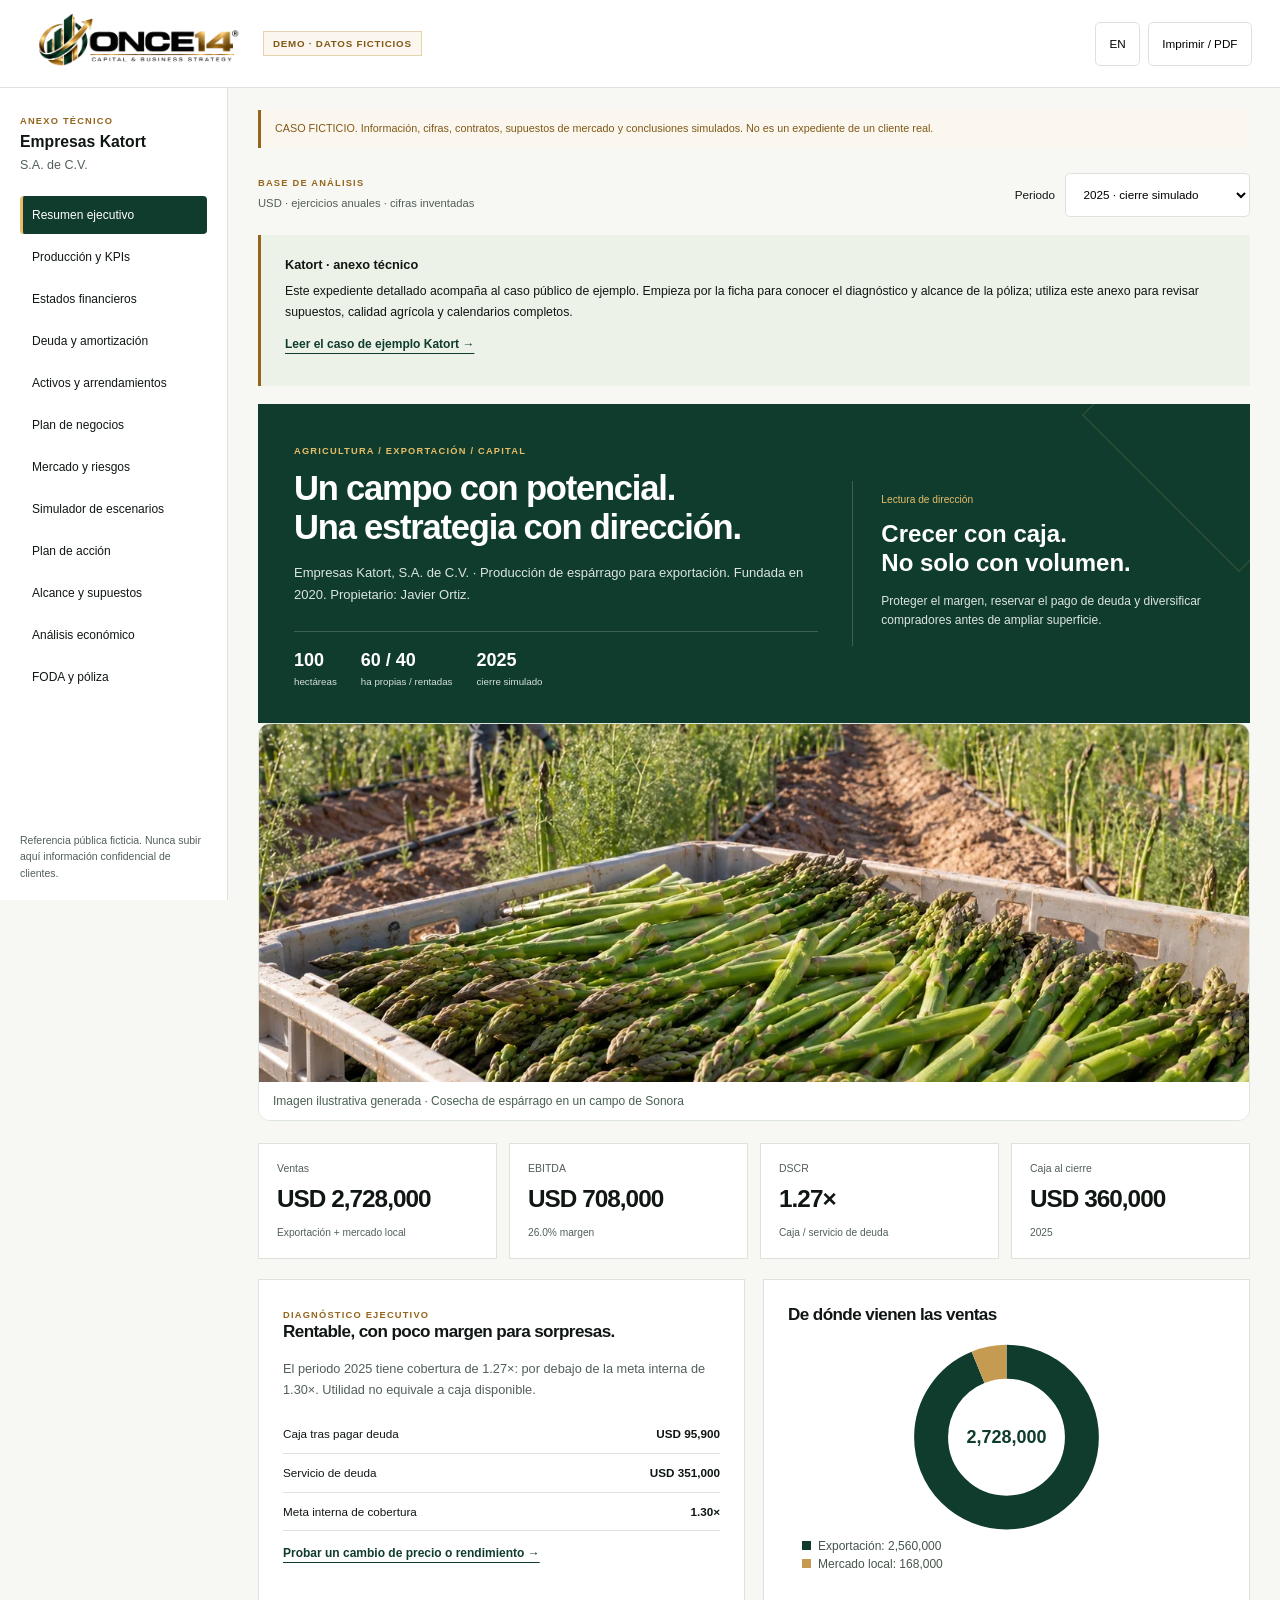
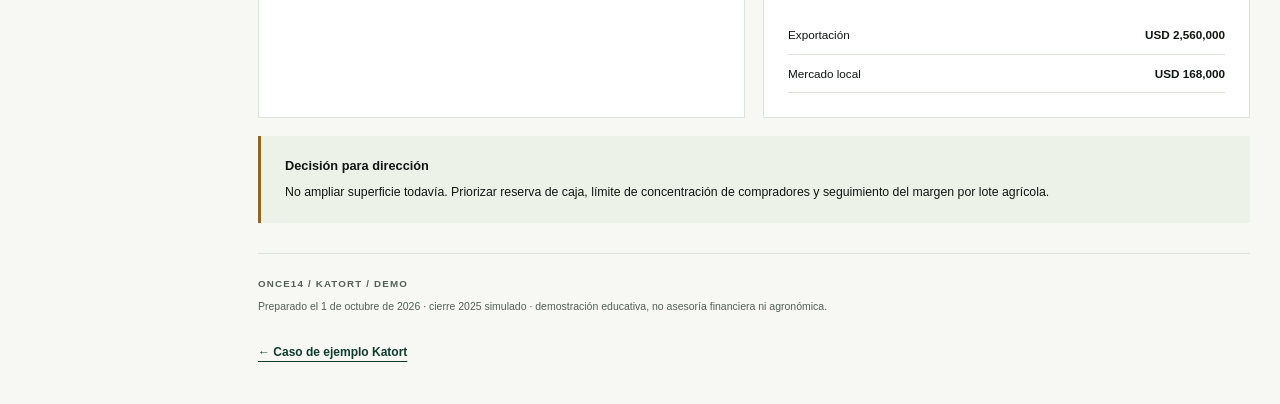
<file: referencias/agronegocios/katort/index.html>
<!doctype html>
<html lang="es"><head><meta charset="utf-8"><meta name="viewport" content="width=device-width,initial-scale=1"><meta name="robots" content="noindex,nofollow"><meta name="theme-color" content="#103c2e"><title>Katort · Anexo técnico ficticio | ONCE14</title><link rel="icon" href="../../../assets/favicon.svg"><link rel="stylesheet" href="styles.css"><link rel="stylesheet" href="/assets/projects/project-images.css?v=20261001-7"></head>
<body>
<a class="skip" href="#main">Ir al expediente</a>
<header class="top"><a href="#resumen" aria-label="Resumen ONCE14"><img src="../../../assets/logo-transparent.webp" width="1000" height="333" alt="ONCE14 · Capital & Business Strategy"></a><span class="demo-pill">DEMO · DATOS FICTICIOS</span><div class="top-actions"><button id="lang" type="button" aria-label="Cambiar a inglés">EN</button><button id="print" type="button" data-en="Print / PDF">Imprimir / PDF</button></div></header>
<div class="shell"><aside class="rail"><div class="rail-company"><span class="eyebrow" data-en="Technical annex">Anexo técnico</span><strong>Empresas Katort</strong><small>S.A. de C.V.</small></div><nav aria-label="Secciones del expediente"><a href="#resumen" data-en="Executive overview">Resumen ejecutivo</a><a href="#operacion" data-en="Production & KPIs">Producción y KPIs</a><a href="#finanzas" data-en="Financial statements">Estados financieros</a><a href="#deuda" data-en="Debt & repayment">Deuda y amortización</a><a href="#activos" data-en="Assets & leases">Activos y arrendamientos</a><a href="#plan" data-en="Business plan">Plan de negocios</a><a href="#mercado" data-en="Market & risks">Mercado y riesgos</a><a href="#escenarios" data-en="Scenario simulator">Simulador de escenarios</a><a href="#acciones" data-en="Action plan">Plan de acción</a><a href="#metodologia" data-en="Scope & assumptions">Alcance y supuestos</a></nav><div class="rail-note" data-en="Local demonstration. No authentication or access control is implemented.">Demostración local. No incluye autenticación ni control de acceso.</div></aside>
<main id="main" tabindex="-1">
<div class="notice" data-en="FICTIONAL CASE. All company information, figures, contracts, market assumptions and conclusions are simulated. Not a real client report.">CASO FICTICIO. Información, cifras, contratos, supuestos de mercado y conclusiones simulados. No es un expediente de un cliente real.</div>
<section id="resumen" class="view"><article class="callout"><strong data-en="Katort · technical annex">Katort · anexo técnico</strong><p data-en="This detailed workspace accompanies the public example case. Start with the brief for the business diagnosis and retainer scope, then use this annex to inspect assumptions, agricultural quality and detailed schedules.">Este expediente detallado acompaña al caso público de ejemplo. Empieza por la ficha para conocer el diagnóstico y alcance de la póliza; utiliza este anexo para revisar supuestos, calidad agrícola y calendarios completos.</p><a class="link" href="caso/" data-en="Read the Katort example case →">Leer el caso de ejemplo Katort →</a></article><div class="hero"><div><span class="eyebrow light" data-en="AGRICULTURE / EXPORT / CAPITAL">AGRICULTURA / EXPORTACIÓN / CAPITAL</span><h1 data-en="A field with potential.<br>A strategy with direction.">Un campo con potencial.<br>Una estrategia con dirección.</h1><p data-en="Empresas Katort, S.A. de C.V. · Asparagus export operation. Established in 2020. Owner: Javier Ortiz.">Empresas Katort, S.A. de C.V. · Producción de espárrago para exportación. Fundada en 2020. Propietario: Javier Ortiz.</p><div class="hero-facts"><span>100 <small data-en="hectares">hectáreas</small></span><span>60 / 40 <small data-en="owned / leased ha">ha propias / rentadas</small></span><span>2025 <small data-en="simulated closing">cierre simulado</small></span></div></div><div class="hero-seal"><span data-en="Management brief">Lectura de dirección</span><strong data-en="Grow with cash.<br>Not just volume.">Crecer con caja.<br>No solo con volumen.</strong><p data-en="Protect margins, reserve debt payments and diversify buyers before expanding acreage.">Proteger el margen, reservar el pago de deuda y diversificar compradores antes de ampliar superficie.</p></div></div><figure class="case-photo"><img src="/assets/projects/katort-esparrago-640.webp" srcset="/assets/projects/katort-esparrago-640.webp 640w, /assets/projects/katort-esparrago-1280.webp 1280w" sizes="(max-width:760px) 100vw, 1000px" width="1280" height="853" alt="Cosecha de espárrago / Asparagus harvest" loading="eager" decoding="async"><figcaption data-en="Generated illustrative image · Asparagus harvest on a Sonoran farm">Imagen ilustrativa generada · Cosecha de espárrago en un campo de Sonora</figcaption></figure>
<div class="toolbar"><div><span class="eyebrow" data-en="Reporting basis">Base de análisis</span><p data-en="USD · full-year periods · invented figures">USD · ejercicios anuales · cifras inventadas</p></div><label><span data-en="Period">Periodo</span><select id="period"><option value="2025">2025 · cierre simulado</option><option value="2026">2026 · presupuesto ficticio</option></select></label></div>
<div id="overview-kpis" class="kpis"></div>
<div class="grid two"><article class="card"><span class="eyebrow" data-en="Executive diagnosis">Diagnóstico ejecutivo</span><h2 data-en="Profitable, with little room for surprises.">Rentable, con poco margen para sorpresas.</h2><p data-en="The base case covers annual debt service, but falls short of the internal 1.30× coverage target. Profit is not the same as available cash.">El caso base cubre el servicio anual de deuda, pero queda por debajo de la meta interna de cobertura de 1.30×. Utilidad no equivale a caja disponible.</p><div id="diagnosis" aria-live="polite"></div><a class="link" href="#escenarios" data-en="Test a price or yield shock →">Probar un cambio de precio o rendimiento →</a></article><article class="card"><h2 data-en="Where revenue comes from">De dónde vienen las ventas</h2><div class="chart"><canvas id="revenue-chart" aria-label="Ventas de exportación y mercado local" role="img"></canvas></div><div id="revenue-detail" class="legend-values"></div></article></div>
<article class="callout"><strong data-en="Decision for management">Decisión para dirección</strong><p data-en="Do not expand acreage yet. Prioritize a cash reserve, a buyer concentration limit and field-level contribution margin tracking.">No ampliar superficie todavía. Priorizar reserva de caja, límite de concentración de compradores y seguimiento del margen por lote agrícola.</p></article></section>
<section id="operacion" class="view" hidden><div class="section-heading"><span class="eyebrow" data-en="Production & commercial quality">Producción y calidad comercial</span><h1 data-en="Every hectare must earn its place.">Cada hectárea debe aportar.</h1><p data-en="Production, export quality and operating indicators for the selected period.">Producción, calidad exportable e indicadores operativos del periodo seleccionado.</p></div><div id="operations-kpis" class="kpis"></div><div class="grid two"><article class="card"><h2 data-en="Harvest destination">Destino de la cosecha</h2><div class="chart"><canvas id="harvest-chart" role="img" aria-label="Distribución de cosecha"></canvas></div><div id="harvest-detail"></div></article><article class="card"><h2 data-en="Field-level indicators">Indicadores de campo</h2><div id="field-metrics"></div><p class="note" data-en="Water, staffing and cold-chain targets are invented, not agronomic benchmarks.">Agua, personal y metas de cadena fría son supuestos inventados, no referencias agronómicas.</p></article></div><article class="card"><h2 data-en="KPI scorecard">Tablero de metas</h2><div class="table-wrap" id="kpi-table"></div></article><article class="card"><h2 data-en="Production calendar · illustrative">Calendario productivo · ilustrativo</h2><div class="calendar"><div><b data-en="Jan–Mar">Ene–Mar</b><p data-en="Harvest and export ramp-up; prioritize labor and cooling.">Cosecha y arranque exportador; priorizar personal y enfriamiento.</p></div><div><b data-en="Apr–Jun">Abr–Jun</b><p data-en="Main shipping window; monitor quality and collection.">Principal ventana de embarques; vigilar calidad y cobranza.</p></div><div><b data-en="Jul–Sep">Jul–Sep</b><p data-en="Field recovery, irrigation and preventive maintenance.">Recuperación de campo, riego y mantenimiento preventivo.</p></div><div><b data-en="Oct–Dec">Oct–Dic</b><p data-en="Second simulated window and annual loan payment reserve.">Segunda ventana simulada y reserva para pago anual de deuda.</p></div></div><p class="note" data-en="Fictional seasonality, not a recommended asparagus cultivation schedule.">Estacionalidad ficticia; no es un calendario técnico recomendado para cultivar espárrago.</p></article></section>
<section id="finanzas" class="view" hidden><div class="section-heading"><span class="eyebrow" data-en="Financial clarity">Claridad financiera</span><h1 data-en="Profit, cash and financial position.">Utilidad, caja y posición financiera.</h1><p data-en="Statements in USD. Balance sheet is fixed at 31 December 2025; other statements follow the selected period.">Estados en USD. El balance es fijo al 31 de diciembre de 2025; los demás estados siguen el periodo seleccionado.</p></div><div class="grid two"><article class="card"><h2 data-en="Income statement">Estado de resultados</h2><div id="income"></div></article><article class="card"><h2 data-en="Cash bridge">Puente de caja</h2><div id="cashflow"></div></article></div><article class="card"><h2 data-en="Monthly closing cash · simulated">Caja al cierre de cada mes · simulada</h2><div class="chart wide"><canvas id="cash-chart" role="img" aria-label="Caja mensual simulada"></canvas></div><div id="cash-warning"></div><details><summary data-en="Show monthly cash schedule">Ver calendario mensual de caja</summary><div class="table-wrap" id="monthly-table"></div></details></article><div class="grid two"><article class="card"><h2 data-en="Balance sheet · 2025">Balance general · 2025</h2><div id="balance"></div></article><article class="card"><h2 data-en="Operating cost structure">Estructura de costos operativos</h2><div class="chart"><canvas id="cost-chart" role="img" aria-label="Costos operativos"></canvas></div><div id="cost-detail"></div></article></div></section>
<section id="deuda" class="view" hidden><div class="section-heading"><span class="eyebrow" data-en="Debt structure">Estructura de deuda</span><h1 data-en="One loan. A clear repayment route.">Una deuda. Una ruta de pago clara.</h1><p data-en="Original principal USD 2.6M · 5% fixed annual interest · 10 years · 4 annual principal payments completed.">Principal original USD 2.6 M · interés anual fijo de 5% · 10 años · 4 amortizaciones anuales realizadas.</p></div><div class="callout"><strong data-en="Interpretation used">Interpretación utilizada</strong><p data-en="Equal principal repayment: USD 260,000 per year, plus 5% interest on opening balance. Not a level-payment annuity. Payments at year-end, no fees, grace period or prepayments.">Amortización de capital constante: USD 260,000 por año, más 5% sobre el saldo inicial. No es una anualidad de cuota total fija. Pago al cierre del año, sin comisiones, gracia ni prepago.</p></div><div id="debt-kpis" class="kpis"></div><div class="grid two"><article class="card"><h2 data-en="Principal outstanding">Saldo de capital</h2><div class="chart"><canvas id="debt-chart" role="img" aria-label="Saldo de deuda por año"></canvas></div></article><article class="card"><h2 data-en="Annual debt service">Servicio anual de deuda</h2><div class="chart"><canvas id="service-chart" role="img" aria-label="Capital e intereses anuales"></canvas></div></article></div><article class="card"><h2 data-en="Full amortization schedule · USD">Calendario completo de amortización · USD</h2><div class="table-wrap" id="debt-table"></div><p class="note" data-en="Loan assumed originated in 2022; installments 2022–2025 are paid, 2026–2031 remain. Fictional lender and first lien on owned land and infrastructure; no actual contract.">Se supone contratación en 2022; pagos 2022–2025 realizados y 2026–2031 pendientes. Acreedor ficticio y garantía hipotecaria sobre tierra propia e infraestructura; no existe contrato real.</p></article></section>
<section id="activos" class="view" hidden><div class="section-heading"><span class="eyebrow" data-en="Operating platform">Plataforma operativa</span><h1 data-en="What is owned. What is leased.">Qué es propio. Qué se renta.</h1><p data-en="Fixed asset carrying values at the simulated 2025 close. Not appraised or liquidation values.">Valores contables de activos fijos al cierre simulado de 2025. No son avalúos ni valores de liquidación.</p></div><div class="grid two"><article class="card"><h2 data-en="Owned assets · USD">Activos propios · USD</h2><div class="table-wrap" id="asset-table"></div></article><article class="card"><h2 data-en="Leased and contracted resources">Recursos rentados y contratados</h2><div id="rentals"></div><p class="note" data-en="Simplified illustrative accounting: land rent and transport are expensed. Right-of-use accounting is not modeled; actual leases require separate accounting assessment.">Contabilidad ilustrativa simplificada: renta de tierra y transporte como gasto. No se modelan derechos de uso; los contratos reales requieren evaluación contable separada.</p></article></div><article class="card"><h2 data-en="Maintenance and reinvestment">Mantenimiento y reinversión</h2><p data-en="Keep field maintenance (operating expense) separate from replacement investment (capital expenditure). The base case includes USD 100,000 of operating maintenance and USD 80,000 of maintenance CAPEX.">Separar mantenimiento de campo (gasto operativo) de reposición de activos (inversión). El caso base contempla USD 100,000 de mantenimiento operativo y USD 80,000 de CAPEX de mantenimiento.</p><div class="calendar"><div><b data-en="Irrigation">Riego</b><p data-en="Quarterly pump review and leak log.">Revisión trimestral de bombas y registro de fugas.</p></div><div><b data-en="Cold chain">Cadena fría</b><p data-en="Temperature records for every shipment.">Registro de temperatura por embarque.</p></div><div><b data-en="Machinery">Maquinaria</b><p data-en="Preventive maintenance by operating hours.">Mantenimiento preventivo por horas de uso.</p></div><div><b data-en="Plantation">Plantación</b><p data-en="Block age and replacement plan.">Edad por lote y plan de reposición.</p></div></div></article></section>
<section id="plan" class="view" hidden><div class="section-heading"><span class="eyebrow" data-en="Business plan / 2026–2031">Plan de negocios / 2026–2031</span><h1 data-en="Improve the model before adding hectares.">Mejorar el modelo antes de sumar hectáreas.</h1></div><div class="grid two"><article class="card"><h2 data-en="Business model">Modelo de negocio</h2><p data-en="A fictional Mexican asparagus grower with 100 hectares, own packing and cooling infrastructure, and recurring sales to North American produce distributors. Revenue is modeled on accepted kilograms, not planted area.">Productor mexicano ficticio de espárrago con 100 hectáreas, empaque y enfriamiento propios, y ventas recurrentes a distribuidores de hortalizas en Norteamérica. El ingreso se modela por kilogramo aceptado, no por superficie sembrada.</p><dl><dt data-en="Value proposition">Propuesta de valor</dt><dd data-en="Traceable batches, consistent grading and documented cold chain.">Trazabilidad por lote, clasificación consistente y cadena fría documentada.</dd><dt data-en="Commercial model">Modelo comercial</dt><dd data-en="Seasonal supply agreements; 45-day collection assumption; prices net of commercial discounts but before modeled production and freight costs.">Acuerdos de suministro por temporada; cobranza supuesta a 45 días; precios netos de descuentos comerciales y antes de costos de producción y flete modelados.</dd><dt data-en="Territory">Territorio</dt><dd data-en="Caborca, Sonora, fictitious location. United States and Canada as illustrative destinations.">Caborca, Sonora, ubicación ficticia. Estados Unidos y Canadá como destinos ilustrativos.</dd></dl></article><article class="card"><h2 data-en="Strategic priorities">Prioridades estratégicas</h2><ol class="numbered"><li data-en="Raise export-grade share without increasing rejection.">Elevar calidad exportable sin aumentar rechazo.</li><li data-en="Reduce dependence on the largest buyer from 50% to 35%.">Bajar dependencia del comprador principal de 50% a 35%.</li><li data-en="Build a debt-service cash reserve before owner distributions.">Crear reserva de servicio de deuda antes de distribuir al propietario.</li><li data-en="Gate investment with cash coverage, not revenue growth alone.">Condicionar inversión a cobertura de caja, no solo al crecimiento de ventas.</li></ol></article></div><article class="card"><h2 data-en="Six-year financial trajectory · invented forecast">Trayectoria financiera a seis años · proyección inventada</h2><div class="chart wide"><canvas id="projection-chart" role="img" aria-label="Proyección ventas EBITDA y cobertura"></canvas></div><div class="table-wrap" id="projection-table"></div><p class="note" data-en="Annual price growth 2%, cost growth 3%, yield increases 0.2 t/ha to 9 t/ha, export grade up to 85%. No expansion, terminal value, refinancing or residual borrowing. Forecast is independent of the scenario simulator.">Precio crece 2% anual, costos 3%, rendimiento sube 0.2 t/ha hasta 9 t/ha y calidad exportable hasta 85%. Sin expansión, valor terminal, refinanciamiento ni deuda adicional. Proyección independiente del simulador.</p></article><article class="callout"><strong data-en="Investment gate">Regla de inversión</strong><p data-en="Before approving expansion: at least 1.30× DSCR under the agreed stress case, sufficient liquidity and verified customer commitments. Internal illustrative criteria, not lender covenants.">Antes de aprobar expansión: DSCR mínimo de 1.30× bajo el estrés acordado, liquidez suficiente y compromisos de compra verificados. Criterios internos ilustrativos, no covenants bancarios.</p></article></section>
<section id="mercado" class="view" hidden><div class="section-heading"><span class="eyebrow" data-en="Market reading / fictional hypotheses">Lectura de mercado / hipótesis ficticias</span><h1 data-en="The market matters. Concentration matters more.">El mercado importa. La concentración también.</h1><p data-en="No live market data or verified price benchmarks are used in this demonstration.">Esta demostración no utiliza datos de mercado actuales ni referencias de precio verificadas.</p></div><div class="grid two"><article class="card"><h2 data-en="Buyer concentration">Concentración de compradores</h2><div class="chart"><canvas id="buyer-chart" role="img" aria-label="Concentración de compradores ficticios"></canvas></div><p data-en="Largest buyer: 50% of export revenue. Target: no more than 35%. All buyers are invented.">Comprador principal: 50% del ingreso exportador. Meta: máximo 35%. Todos los compradores son inventados.</p></article><article class="card"><h2 data-en="Illustrative commercial strategy">Estrategia comercial ilustrativa</h2><ul class="bullets"><li data-en="Two additional buyers, with verified payment capacity.">Dos compradores adicionales, con capacidad de pago verificada.</li><li data-en="Price bands and explicit quality-discount terms.">Bandas de precio y descuentos de calidad explícitos.</li><li data-en="Shipment-level contribution margin, including freight and rejects.">Margen por embarque, incluyendo flete y rechazos.</li><li data-en="Documented delivery terms, insurance and claims procedure.">Condiciones de entrega, seguros y procedimiento de reclamaciones documentados.</li></ul></article></div><article class="card"><h2 data-en="Risk register">Registro de riesgos</h2><div class="table-wrap" id="risk-table"></div></article><details class="card"><summary data-en="What a real market report would need">Qué requeriría un informe real de mercado</summary><p data-en="Dated official price and trade data, variety and grade comparability, competitor seasonality, delivery terms, water rights, phytosanitary and customer requirements. No certification or regulatory compliance is asserted by this fictional report.">Datos oficiales de precio y comercio con fecha, comparabilidad de variedad y calidad, estacionalidad de competidores, condiciones de entrega, derechos de agua y requisitos fitosanitarios y de clientes. Este reporte ficticio no acredita certificación ni cumplimiento regulatorio.</p></details></section>
<section id="escenarios" class="view" hidden><div class="section-heading"><span class="eyebrow" data-en="Decision simulator">Simulador de decisiones</span><h1 data-en="Change a variable. Understand the consequence.">Cambiar una variable. Entender la consecuencia.</h1><p data-en="The simulator changes this section only. It does not overwrite the base statements or the six-year plan.">El simulador cambia solo esta sección. No modifica los estados base ni el plan a seis años.</p></div><div class="preset-row"><button data-preset="base" data-en="Base">Base</button><button data-preset="stress" data-en="Stress">Estrés</button><button data-preset="upside" data-en="Improvement">Mejora</button></div><div class="grid scenario-grid"><article class="card controls"><label for="price"><span data-en="Export price · USD/kg">Precio exportación · USD/kg</span><output id="price-value"></output><input id="price" type="range" min="2.5" max="5.5" step="0.05"></label><label for="yield"><span data-en="Gross yield · t/ha">Rendimiento bruto · t/ha</span><output id="yield-value"></output><input id="yield" type="range" min="5" max="11" step="0.1"></label><label for="quality"><span data-en="Export grade · % of harvest">Calidad exportable · % cosecha</span><output id="quality-value"></output><input id="quality" type="range" min="60" max="90" step="1"></label><label for="cost"><span data-en="Variable cost · USD/gross kg">Costo variable · USD/kg bruto</span><output id="cost-value"></output><input id="cost" type="range" min="1.5" max="2.8" step="0.02"></label><p class="note" data-en="Rejection remains at 5%; other saleable harvest goes to the local market. No FX or receivables shock is modeled.">Rechazo fijo en 5%; la cosecha comercial restante va al mercado local. No se modela choque cambiario ni de cobranza.</p></article><article class="card"><div id="scenario-kpis" class="kpis compact" aria-live="polite"></div><div id="scenario-verdict" class="scenario-verdict" aria-live="polite"></div><div class="chart"><canvas id="scenario-chart" role="img" aria-label="Comparación escenario y base"></canvas></div><div id="scenario-detail"></div></article></div><article class="card"><h2 data-en="Price / yield sensitivity · DSCR">Sensibilidad precio / rendimiento · DSCR</h2><div class="table-wrap" id="sensitivity"></div><p class="note" data-en="Grid fixes base export share and unit costs for the selected period; not the slider values. Green ≥1.30×, amber 1.00–1.29×, red <1.00×. The 1.30× target is illustrative.">La matriz mantiene calidad exportable y costos unitarios base del periodo, no los valores de los controles. Verde ≥1.30×, ámbar 1.00–1.29×, rojo &lt;1.00×. Meta 1.30× ilustrativa.</p></article></section>
<section id="acciones" class="view" hidden><div class="section-heading"><span class="eyebrow" data-en="90-day execution plan">Plan de ejecución a 90 días</span><h1 data-en="From diagnosis to action.">Del diagnóstico a la acción.</h1><p data-en="Suggested actions in this fictional case. Checklist changes are temporary and reset on reload.">Acciones sugeridas para este caso ficticio. Las marcas son temporales y se reinician al recargar.</p></div><div id="action-progress" class="callout" aria-live="polite"></div><div id="action-list"></div><article class="card"><h2 data-en="Management meeting rhythm">Ritmo de reuniones de dirección</h2><div class="calendar"><div><b data-en="Weekly">Semanal</b><p data-en="Cash, quality, harvest and collections.">Caja, calidad, cosecha y cobranza.</p></div><div><b data-en="Monthly">Mensual</b><p data-en="Budget variance and contribution by buyer.">Desviaciones al presupuesto y contribución por comprador.</p></div><div><b data-en="Quarterly">Trimestral</b><p data-en="Debt reserve, risks and investment gate.">Reserva de deuda, riesgos y regla de inversión.</p></div><div><b data-en="Annually">Anual</b><p data-en="Crop plan, capital budget and strategy review.">Plan agrícola, presupuesto de capital y revisión estratégica.</p></div></div></article></section>
<section id="metodologia" class="view" hidden><div class="section-heading"><span class="eyebrow" data-en="Scope & assumptions">Alcance y supuestos</span><h1 data-en="Scope and assumptions.">Alcance y supuestos.</h1></div><article class="card"><h2 data-en="Model boundaries">Límites del modelo</h2><ul class="bullets"><li data-en="This report presents a fictional 100-hectare agricultural case; figures and identities are illustrative.">Este informe presenta un caso ficticio de producción agrícola en 100 hectáreas; las cifras y las identidades son ilustrativas.</li><li data-en="100 productive hectares are assumed mature in 2025; 60 owned and 40 leased. All values are nominal USD, without an FX model.">Se suponen 100 hectáreas productivas maduras en 2025; 60 propias y 40 rentadas. Valores nominales en USD, sin modelo cambiario.</li><li data-en="Debt USD 2.6M is interpreted as ORIGINAL principal, not current outstanding balance. Equal principal, annual year-end repayment, four payments completed.">La deuda de USD 2.6 M se interpreta como principal ORIGINAL, no como saldo vigente. Capital constante, pago anual al cierre y cuatro pagos realizados.</li><li data-en="30% tax is a purely illustrative model assumption; it is not a tax determination or assessment of an agricultural regime.">Impuesto de 30% como supuesto puramente ilustrativo; no es determinación fiscal ni evaluación de un régimen agrícola.</li><li data-en="CFADS = EBITDA − modeled cash tax − maintenance CAPEX − working-capital increase. DSCR = CFADS / (principal + interest). No interest is deducted twice.">CFADS = EBITDA − impuesto de caja modelado − CAPEX de mantenimiento − aumento de capital de trabajo. DSCR = CFADS / (capital + intereses). No se descuentan intereses dos veces.</li><li data-en="Monthly revenues and operating costs are seasonal allocations. Working capital movement captures the annual cash conversion adjustment; this is not an invoice-level cash forecast.">Ingresos y costos mensuales son distribuciones estacionales. El movimiento de capital de trabajo captura el ajuste anual de conversión a caja; no es pronóstico por factura.</li><li data-en="Balance sheet is a single 2025 snapshot. Depreciation is a period assumption, not a complete asset-level depreciation schedule. Land is not depreciated.">Balance único al cierre de 2025. Depreciación como supuesto del periodo, no calendario completo por activo. La tierra no se deprecia.</li></ul></article><article class="card"><h2 data-en="Keep the report">Conservar el informe</h2><div class="downloads"><button id="export-report" data-en="Report · PDF / print">Reporte · PDF / impresión</button></div><p class="note" data-en="You can print the report or save it as PDF. It includes all sections and the current scenario.">Puede imprimir el informe o guardarlo como PDF. Incluye todas las secciones y el escenario actual.</p></article><div id="model-checks" hidden></div></section>
<footer><span>ONCE14 / KATORT / DEMO</span><p data-en="Prepared 1 October 2026 · simulated 2025 closing · educational demonstration, not financial or agronomic advice.">Preparado el 1 de octubre de 2026 · cierre 2025 simulado · demostración educativa, no asesoría financiera ni agronómica.</p></footer>
</main></div>
<noscript><div class="notice">El tablero requiere JavaScript para calcular y mostrar las cifras. Este archivo no contiene datos reales ni está protegido con autenticación.</div></noscript>
<script src="model.js"></script><script src="app.js?v=20261001-5"></script><script src="economics.js"></script><script src="economics-ui.js?v=20261001-5"></script><script src="service.js"></script><script src="service-ui.js?v=20261001-5"></script>
<link rel="stylesheet" href="/referencias/shared/navigation.css?v=20261001-4"><script src="/referencias/shared/navigation.js?v=20261001-4"></script></body></html>
</file>
<file: css/style.css>
*,*::before,*::after{box-sizing:border-box;margin:0;padding:0;}
html{scroll-behavior:smooth;}

:root{
  --navy:     #041D42;
  --navy-2:   #0B2E63;
  --gold:     #BC8319;
  --gold-lt:  #E0A83D;
  --ink:      #0C1526;
  --mist:     #5C6478;
  --mist-lt:  #8991A3;
  --bg:       #FFFFFF;
  --surface:  #F4F5F8;
  --surface-2:#ECEEF3;
  --border:   rgba(12,21,38,.09);
  --r-sm:12px; --r-md:18px; --r-lg:26px; --r-full:999px;
  --shadow-sm: 0 2px 8px rgba(12,21,38,.06);
  --shadow-md: 0 10px 30px rgba(12,21,38,.10);
  --shadow-lg: 0 24px 60px rgba(12,21,38,.16);
  --shadow-gold: 0 14px 34px -8px rgba(188,131,25,.45);
}

body{
  font-family:'Inter',sans-serif;
  background:var(--bg);
  color:var(--ink);
  overflow-x:hidden;
  font-weight:400;
  font-size:16px;
  line-height:1.5;
}
::selection{ background:var(--gold); color:#fff; }
::-webkit-scrollbar{ width:8px; }
::-webkit-scrollbar-track{ background:var(--surface); }
::-webkit-scrollbar-thumb{ background:var(--mist-lt); border-radius:8px; }

.mono{ font-family:'IBM Plex Mono',monospace; font-variant-numeric:tabular-nums; }

.display{ font-family:'Inter',sans-serif; font-weight:800; line-height:1.05; letter-spacing:-.03em; color:var(--navy); }
.display--xl{ font-size:clamp(2.6rem,5.4vw,4.6rem); }
.display--lg{ font-size:clamp(2rem,3.6vw,3.1rem); }
.display--md{ font-size:clamp(1.5rem,2.4vw,2.05rem); }
.display .accent{ color:var(--gold); }
.display.on-dark{ color:#fff; }
.display.on-dark .accent{ color:var(--gold-lt); }

.badge{
  display:inline-flex; align-items:center; gap:.5rem;
  font-size:.76rem; font-weight:600; color:var(--navy);
  background:var(--surface); border:1px solid var(--border);
  padding:.45rem 1rem; border-radius:var(--r-full);
}
.badge .dot{ width:6px; height:6px; border-radius:50%; background:var(--gold); flex-shrink:0; }
.badge.on-dark{ background:rgba(255,255,255,.08); border-color:rgba(255,255,255,.14); color:#fff; }
.badge.on-dark .dot{ background:var(--gold-lt); }

.eyebrow2{ font-size:.82rem; font-weight:700; color:var(--gold); text-transform:uppercase; letter-spacing:.06em; }

.body-md{ font-size:1rem; line-height:1.75; color:var(--mist); }
.body-lg{ font-size:1.1rem; line-height:1.75; color:var(--mist); }
.on-dark .body-md,.body-md.on-dark{ color:rgba(255,255,255,.68); }
.on-dark .body-lg,.body-lg.on-dark{ color:rgba(255,255,255,.68); }

/* ─── SCROLL PROGRESS ─────────────────────── */
.progress-bar{ position:fixed; top:0; left:0; height:3px; width:0%; background:linear-gradient(90deg,var(--gold),var(--gold-lt)); z-index:1000; transition:width .1s linear; }
@media(prefers-reduced-motion:reduce){ .progress-bar{ transition:none; } }

/* ─── NAV ─────────────────────────────────── */
.nav-wrap{ position:fixed; top:16px; left:0; right:0; z-index:900; display:flex; justify-content:center; padding:0 1.25rem; pointer-events:none; }
.nav{
  pointer-events:all;
  display:flex; align-items:center; gap:1.75rem;
  background:rgba(255,255,255,.75); backdrop-filter:blur(16px) saturate(160%);
  border:1px solid var(--border); border-radius:var(--r-full);
  padding:.55rem .6rem .55rem 1.1rem;
  box-shadow:var(--shadow-sm);
  max-width:920px; width:100%;
  transition:box-shadow .3s,background .3s;
}
.nav.scrolled{ box-shadow:var(--shadow-md); background:rgba(255,255,255,.92); }
.logo-wrap{ text-decoration:none; display:flex; align-items:center; gap:.6rem; flex-shrink:0; }
.logo-icon{ height:26px; width:auto; }
.logo-name{ font-size:1.05rem; font-weight:800; color:var(--navy); letter-spacing:-.02em; }
.logo-name .g{ color:var(--gold); }
.nav-menu{ display:flex; gap:1.5rem; list-style:none; align-items:center; flex:1; justify-content:center; }
.nav-menu a{ font-size:.86rem; font-weight:500; color:var(--mist); text-decoration:none; transition:color .2s; }
.nav-menu a:hover{ color:var(--navy); }
.nav-right{ display:flex; align-items:center; gap:.5rem; flex-shrink:0; }
.lang-toggle{ display:flex; align-items:center; background:var(--surface); border-radius:var(--r-full); padding:3px; }
.lang-btn{ background:none; border:none; cursor:pointer; padding:.35rem .6rem; font-size:.7rem; font-weight:700; color:var(--mist); border-radius:var(--r-full); transition:background .2s,color .2s; }
.lang-btn.active{ background:var(--navy); color:#fff; }
.nav-cta{ background:var(--navy); color:#fff; text-decoration:none; font-size:.82rem; font-weight:600; padding:.6rem 1.15rem; border-radius:var(--r-full); transition:background .2s,transform .2s; white-space:nowrap; }
.nav-cta:hover{ background:var(--gold); transform:translateY(-1px); }

.burger{ display:none; flex-direction:column; gap:4px; background:none; border:none; cursor:pointer; padding:.4rem; }
.burger span{ width:18px; height:2px; background:var(--navy); border-radius:2px; transition:.3s; }
.burger.on span:first-child{ transform:translateY(6px) rotate(45deg); }
.burger.on span:nth-child(2){ opacity:0; }
.burger.on span:last-child{ transform:translateY(-6px) rotate(-45deg); }
.m-nav{ display:none; position:fixed; inset:80px 1rem auto 1rem; z-index:899; background:#fff; border-radius:var(--r-lg); box-shadow:var(--shadow-lg); flex-direction:column; padding:1.25rem; gap:.25rem; border:1px solid var(--border); }
.m-nav.on{ display:flex; }
.m-nav a{ font-size:1.05rem; font-weight:600; color:var(--navy); text-decoration:none; padding:.85rem .5rem; border-radius:var(--r-sm); transition:background .2s; }
.m-nav a:hover{ background:var(--surface); }
.m-nav .lang-toggle{ margin-top:.5rem; align-self:flex-start; }

/* ─── LAYOUT HELPERS ──────────────────────── */
.wrap{ max-width:1240px; margin:0 auto; padding:0 1.5rem; }
.section{ padding:6.5rem 0; position:relative; }
.section-head{ max-width:640px; margin-bottom:3rem; }
.section-head.center{ margin-left:auto; margin-right:auto; text-align:center; }

/* ─── BACKGROUND BLOBS (ambient motion) ────── */
.blob{ position:absolute; border-radius:50%; filter:blur(70px); opacity:.35; pointer-events:none; z-index:0; }
.blob-gold{ background:radial-gradient(circle,var(--gold-lt),transparent 70%); }
.blob-navy{ background:radial-gradient(circle,var(--navy-2),transparent 70%); }
@keyframes drift{ 0%,100%{ transform:translate(0,0) scale(1); } 50%{ transform:translate(30px,-20px) scale(1.08); } }
.blob{ animation:drift 16s ease-in-out infinite; }
@media(prefers-reduced-motion:reduce){ .blob{ animation:none; } }

/* ─── BUTTONS ─────────────────────────────── */
.btn{ display:inline-flex; align-items:center; gap:.55rem; text-decoration:none; font-size:.9rem; font-weight:600; padding:.85rem 1.6rem; border:none; cursor:pointer; border-radius:var(--r-full); transition:all .25s cubic-bezier(.16,1,.3,1); }
.btn svg{ width:15px; height:15px; stroke:currentColor; fill:none; stroke-width:2; stroke-linecap:round; transition:transform .25s; }
.btn:hover svg{ transform:translateX(3px); }
.btn-solid{ background:var(--navy); color:#fff; }
.btn-solid:hover{ background:var(--gold); color:var(--navy); transform:translateY(-2px); box-shadow:var(--shadow-gold); }
.btn-ghost{ background:var(--surface); color:var(--navy); }
.btn-ghost:hover{ background:var(--surface-2); transform:translateY(-2px); }
.btn-outline-dark{ background:transparent; color:#fff; border:1px solid rgba(255,255,255,.28); }
.btn-outline-dark:hover{ background:rgba(255,255,255,.1); border-color:rgba(255,255,255,.5); }
.link-arrow{ display:inline-flex; align-items:center; gap:.4rem; color:var(--navy); font-weight:600; font-size:.88rem; text-decoration:none; }
.link-arrow svg{ width:14px; height:14px; stroke:currentColor; fill:none; stroke-width:2; stroke-linecap:round; transition:transform .2s; }
.link-arrow:hover svg{ transform:translateX(4px); }
.link-arrow::after{ content:''; display:block; }

/* ─── HERO ────────────────────────────────── */
.hero{ padding:9.5rem 0 5rem; position:relative; overflow:hidden; }
.hero-grid{ display:grid; grid-template-columns:1.05fr .95fr; gap:3.5rem; align-items:center; position:relative; z-index:2; }
.hero-left{ opacity:0; transform:translateY(24px); animation:fadeUp .8s cubic-bezier(.16,1,.3,1) .15s forwards; }
.hero-badge{ margin-bottom:1.5rem; }
.hero-title{ margin-bottom:1.4rem; }
.hero-desc{ max-width:480px; margin-bottom:2.2rem; }
.hero-cta-row{ display:flex; gap:.9rem; flex-wrap:wrap; margin-bottom:2.75rem; }
.hero-trust{ display:flex; gap:2.25rem; flex-wrap:wrap; }
.trust-item{ display:flex; flex-direction:column; gap:.15rem; }
.trust-n{ font-family:'IBM Plex Mono',monospace; font-size:1.5rem; font-weight:600; color:var(--navy); }
.trust-l{ font-size:.76rem; color:var(--mist); max-width:130px; line-height:1.4; }
@keyframes fadeUp{ to{ opacity:1; transform:translateY(0); } }
@media(prefers-reduced-motion:reduce){ .hero-left{ animation:none; opacity:1; transform:none; } }

/* Product mockup panel */
.hero-right{ position:relative; opacity:0; transform:translateY(30px) scale(.97); animation:fadeUp .9s cubic-bezier(.16,1,.3,1) .35s forwards; }
@media(prefers-reduced-motion:reduce){ .hero-right{ animation:none; opacity:1; transform:none; } }
.mockup{ position:relative; background:#fff; border-radius:var(--r-lg); box-shadow:var(--shadow-lg); border:1px solid var(--border); padding:1.5rem; z-index:2; }
.mockup-head{ display:flex; align-items:center; justify-content:space-between; margin-bottom:1.25rem; }
.mockup-head-l{ display:flex; align-items:center; gap:.55rem; }
.mockup-head-l img{ height:18px; width:auto; }
.mockup-head-l span{ font-size:.78rem; font-weight:700; color:var(--navy); }
.live-dot{ display:flex; align-items:center; gap:.4rem; font-size:.68rem; font-weight:600; color:#1a9b5c; background:#e8f8ef; padding:.3rem .6rem; border-radius:var(--r-full); }
.live-dot::before{ content:''; width:6px; height:6px; border-radius:50%; background:#1a9b5c; animation:pulse2 1.6s ease-in-out infinite; }
@keyframes pulse2{ 0%,100%{opacity:1;} 50%{opacity:.3;} }
.mockup-stats{ display:grid; grid-template-columns:repeat(3,1fr); gap:.7rem; margin-bottom:1.25rem; }
.mstat{ background:var(--surface); border-radius:var(--r-md); padding:.9rem .95rem; }
.mstat-l{ font-size:.66rem; color:var(--mist); font-weight:600; margin-bottom:.35rem; }
.mstat-v{ font-family:'IBM Plex Mono',monospace; font-size:1.15rem; font-weight:600; color:var(--navy); }
.mstat-v.up{ color:#1a9b5c; }
.mockup-chart{ background:var(--surface); border-radius:var(--r-md); padding:1.1rem 1rem .85rem; display:flex; align-items:flex-end; gap:.5rem; height:120px; }
.mbar{ flex:1; background:linear-gradient(180deg,var(--gold-lt),var(--gold)); border-radius:6px 6px 2px 2px; transform:scaleY(0); transform-origin:bottom; animation:growBar 1s cubic-bezier(.16,1,.3,1) forwards; }
@keyframes growBar{ to{ transform:scaleY(1); } }
.mockup-chip{
  position:absolute; bottom:-18px; right:-14px; background:#fff; border-radius:var(--r-md);
  box-shadow:var(--shadow-md); padding:.75rem 1rem; display:flex; align-items:center; gap:.6rem;
  font-size:.78rem; font-weight:700; color:var(--navy); z-index:3;
  animation:floaty 4s ease-in-out infinite;
}
.mockup-chip svg{ width:18px; height:18px; stroke:#1a9b5c; fill:none; stroke-width:2.4; stroke-linecap:round; stroke-linejoin:round; flex-shrink:0; }
@keyframes floaty{ 0%,100%{ transform:translateY(0); } 50%{ transform:translateY(-7px); } }
@media(prefers-reduced-motion:reduce){ .mbar{ animation:none; transform:scaleY(1); } .mockup-chip{ animation:none; } .live-dot::before{ animation:none; } }
@media(max-width:1000px){ .hero-grid{ grid-template-columns:1fr; } .hero-right{ max-width:460px; margin:0 auto; } }

/* ─── SCROLL REVEAL ───────────────────────── */
.reveal{ opacity:0; transform:translateY(28px); transition:opacity .7s cubic-bezier(.16,1,.3,1), transform .7s cubic-bezier(.16,1,.3,1); }
.reveal.visible{ opacity:1; transform:translateY(0); }
.stagger .reveal:nth-child(1){ transition-delay:0s; } .stagger .reveal:nth-child(2){ transition-delay:.08s; }
.stagger .reveal:nth-child(3){ transition-delay:.16s; } .stagger .reveal:nth-child(4){ transition-delay:.24s; }
.stagger .reveal:nth-child(5){ transition-delay:.32s; } .stagger .reveal:nth-child(6){ transition-delay:.4s; }
.stagger .reveal:nth-child(7){ transition-delay:.48s; } .stagger .reveal:nth-child(8){ transition-delay:.56s; }
@media(prefers-reduced-motion:reduce){ .reveal{ opacity:1!important; transform:none!important; transition:none!important; } }

/* ─── BENTO: NEEDS ────────────────────────── */
.needs-bento{ display:grid; grid-template-columns:repeat(4,1fr); gap:1.1rem; }
.need-card{ background:var(--surface); border-radius:var(--r-lg); padding:1.75rem 1.5rem; display:flex; flex-direction:column; gap:1rem; transition:transform .3s cubic-bezier(.16,1,.3,1),box-shadow .3s,background .3s; }
.need-card:hover{ background:#fff; box-shadow:var(--shadow-md); transform:translateY(-6px); }
.need-icon{ width:44px; height:44px; border-radius:var(--r-sm); background:var(--navy); display:flex; align-items:center; justify-content:center; flex-shrink:0; }
.need-icon svg{ width:22px; height:22px; stroke:#fff; fill:none; stroke-width:1.8; stroke-linecap:round; stroke-linejoin:round; }
.need-card:nth-child(2n) .need-icon{ background:var(--gold); }
.need-problem{ font-size:.86rem; color:var(--mist-lt); text-decoration:line-through; line-height:1.5; }
.need-solution{ font-size:.95rem; font-weight:600; color:var(--navy); line-height:1.45; }
@media(max-width:1000px){ .needs-bento{ grid-template-columns:1fr 1fr; } }
@media(max-width:600px){ .needs-bento{ grid-template-columns:1fr; } }

/* ─── ABOUT ───────────────────────────────── */
.about-grid{ display:grid; grid-template-columns:1fr 1fr; gap:3.5rem; align-items:center; }
.about-copy p{ font-size:1.02rem; line-height:1.8; color:var(--mist); margin-bottom:1.15rem; }
.about-pills{ display:flex; gap:1rem; margin-top:1.75rem; flex-wrap:wrap; }
.about-pill{ background:var(--surface); border-radius:var(--r-lg); padding:1.35rem 1.5rem; flex:1; min-width:190px; }
.about-pill-n{ font-family:'IBM Plex Mono',monospace; font-size:1.9rem; font-weight:600; color:var(--gold); line-height:1; margin-bottom:.5rem; }
.about-pill p{ font-size:.84rem; color:var(--mist); line-height:1.55; margin:0; }
.about-quote-card{ background:var(--navy); border-radius:var(--r-lg); padding:2.5rem; position:relative; overflow:hidden; }
.about-quote-card::before{ content:'"'; position:absolute; top:-1.5rem; left:1rem; font-size:9rem; font-weight:800; color:rgba(255,255,255,.06); font-family:Georgia,serif; line-height:1; }
.about-quote{ position:relative; z-index:1; font-size:1.3rem; font-weight:600; color:#fff; line-height:1.5; }
.about-quote .accent{ color:var(--gold-lt); }
@media(max-width:900px){ .about-grid{ grid-template-columns:1fr; } }

/* ─── PHILOSOPHY (belief chips) ───────────── */
.phil-section{ background:var(--navy); border-radius:var(--r-lg); padding:4.5rem 3rem; position:relative; overflow:hidden; }
.phil-content{ position:relative; z-index:2; text-align:center; max-width:760px; margin:0 auto; }
.phil-chips{ display:flex; flex-wrap:wrap; justify-content:center; gap:.65rem; margin-top:2.25rem; }
.phil-chip{ background:rgba(255,255,255,.08); border:1px solid rgba(255,255,255,.14); color:#fff; font-size:.86rem; font-weight:500; padding:.6rem 1.15rem; border-radius:var(--r-full); transition:background .25s,border-color .25s; }
.phil-chip:hover{ background:rgba(255,255,255,.16); border-color:var(--gold-lt); }
@media(max-width:700px){ .phil-section{ padding:3.5rem 1.5rem; } }

/* ─── SERVICES BENTO ──────────────────────── */
.serv-bento{ display:grid; grid-template-columns:repeat(4,1fr); gap:1.1rem; }
.serv-card{ background:var(--surface); border-radius:var(--r-lg); padding:1.75rem; display:flex; flex-direction:column; gap:.9rem; cursor:pointer; transition:transform .3s cubic-bezier(.16,1,.3,1),box-shadow .3s,background .3s; grid-column:span 2; }
.serv-card:nth-child(1),.serv-card:nth-child(4),.serv-card:nth-child(6),.serv-card:nth-child(7){ grid-column:span 2; }
.serv-card:hover{ background:#fff; box-shadow:var(--shadow-md); transform:translateY(-4px); }
.serv-card.open{ background:#fff; box-shadow:var(--shadow-lg); grid-column:1 / -1; }
.serv-icon{ width:46px; height:46px; border-radius:var(--r-sm); display:flex; align-items:center; justify-content:center; flex-shrink:0; background:var(--navy); }
.serv-card:nth-child(3n+2) .serv-icon{ background:var(--gold); }
.serv-icon svg{ width:23px; height:23px; stroke:#fff; fill:none; stroke-width:1.8; stroke-linecap:round; stroke-linejoin:round; }
.serv-top{ display:flex; align-items:flex-start; justify-content:space-between; gap:1rem; }
.serv-name{ font-size:1.15rem; font-weight:700; color:var(--navy); line-height:1.25; }
.serv-teaser{ font-size:.88rem; color:var(--mist); line-height:1.55; }
.serv-toggle{ width:34px; height:34px; border-radius:50%; background:#fff; border:1px solid var(--border); display:flex; align-items:center; justify-content:center; flex-shrink:0; transition:transform .3s,background .2s; }
.serv-card.open .serv-toggle{ transform:rotate(45deg); background:var(--surface); }
.serv-toggle svg{ width:15px; height:15px; stroke:var(--navy); fill:none; stroke-width:2; stroke-linecap:round; }
.serv-detail{ max-height:0; overflow:hidden; transition:max-height .45s cubic-bezier(.16,1,.3,1); }
.serv-card.open .serv-detail{ max-height:900px; }
.serv-detail-in{ padding-top:1.1rem; margin-top:.3rem; border-top:1px solid var(--border); display:grid; grid-template-columns:1.1fr .9fr; gap:2rem; }
.serv-steps{ display:flex; flex-direction:column; gap:.7rem; }
.serv-step{ display:flex; gap:.75rem; align-items:flex-start; font-size:.87rem; color:var(--mist); line-height:1.55; }
.serv-step b{ width:20px; height:20px; border-radius:50%; background:var(--surface); color:var(--navy); font-family:'IBM Plex Mono',monospace; font-size:.7rem; display:flex; align-items:center; justify-content:center; flex-shrink:0; margin-top:.05rem; font-weight:700; }
.serv-side{ display:flex; flex-direction:column; gap:1rem; }
.serv-chips2{ display:flex; flex-wrap:wrap; gap:.4rem; }
.chip2{ font-size:.72rem; background:var(--surface); color:var(--navy); padding:.35rem .7rem; border-radius:var(--r-full); font-weight:500; }
.serv-meta2{ display:flex; flex-direction:column; gap:.6rem; }
.serv-meta2 span{ font-size:.78rem; color:var(--mist); }
.serv-meta2 strong{ display:block; font-size:.68rem; color:var(--gold); font-weight:700; text-transform:uppercase; letter-spacing:.04em; margin-bottom:.15rem; }
.serv-nota2{ font-size:.78rem; color:var(--mist-lt); font-style:italic; }
@media(max-width:1000px){ .serv-bento{ grid-template-columns:1fr 1fr; } .serv-card,.serv-card:nth-child(1),.serv-card:nth-child(4),.serv-card:nth-child(6),.serv-card:nth-child(7){ grid-column:span 1; } .serv-card.open{ grid-column:1/-1; } .serv-detail-in{ grid-template-columns:1fr; } }
@media(max-width:640px){ .serv-bento{ grid-template-columns:1fr; } }

/* ─── PRICING (pólizas) ───────────────────── */
.pricing-grid{ display:grid; grid-template-columns:repeat(3,1fr); gap:1.5rem; align-items:start; }
.price-card{ background:#fff; border:1px solid var(--border); border-radius:var(--r-lg); padding:2.25rem; display:flex; flex-direction:column; gap:1.5rem; position:relative; transition:transform .3s,box-shadow .3s; }
.price-card:hover{ transform:translateY(-6px); box-shadow:var(--shadow-md); }
.price-card.featured{ border-color:var(--gold); box-shadow:var(--shadow-md); transform:scale(1.02); }
.price-badge-pop{ position:absolute; top:-13px; left:50%; transform:translateX(-50%); background:var(--gold); color:var(--navy); font-size:.68rem; font-weight:700; padding:.35rem .9rem; border-radius:var(--r-full); text-transform:uppercase; letter-spacing:.04em; }
.price-name{ font-size:1.3rem; font-weight:700; color:var(--navy); }
.price-desc{ font-size:.85rem; color:var(--mist); line-height:1.65; }
.price-amt-row{ display:flex; align-items:baseline; gap:.4rem; padding-top:1rem; border-top:1px solid var(--border); }
.price-amt{ font-family:'IBM Plex Mono',monospace; font-size:2.1rem; font-weight:600; color:var(--navy); }
.price-per{ font-size:.78rem; color:var(--mist); }
.price-feats{ display:flex; flex-direction:column; gap:.65rem; }
.pf-row2{ display:flex; align-items:flex-start; gap:.6rem; font-size:.85rem; color:var(--mist); line-height:1.5; }
.pf-check{ width:18px; height:18px; border-radius:50%; background:var(--surface); display:flex; align-items:center; justify-content:center; flex-shrink:0; margin-top:.05rem; }
.pf-check svg{ width:10px; height:10px; stroke:var(--gold); fill:none; stroke-width:3; stroke-linecap:round; stroke-linejoin:round; }
.price-card .btn{ width:100%; justify-content:center; margin-top:auto; }
.pricing-note{ text-align:center; font-size:.85rem; color:var(--mist); margin-top:2.25rem; }
@media(max-width:1000px){ .pricing-grid{ grid-template-columns:1fr; } .price-card.featured{ transform:none; } }

/* ─── METHODOLOGY STEPPER ─────────────────── */
.stepper{ display:grid; grid-template-columns:repeat(5,1fr); gap:0; position:relative; }
.stepper::before{ content:''; position:absolute; top:23px; left:10%; right:10%; height:2px; background:var(--border); z-index:0; }
.step-item{ position:relative; z-index:1; display:flex; flex-direction:column; align-items:center; text-align:center; gap:1rem; padding:0 .75rem; }
.step-circle{ width:48px; height:48px; border-radius:50%; background:var(--navy); color:#fff; display:flex; align-items:center; justify-content:center; font-family:'IBM Plex Mono',monospace; font-weight:600; font-size:.95rem; }
.step-item:nth-child(2n) .step-circle{ background:var(--gold); color:var(--navy); }
.step-item h4{ font-size:1rem; font-weight:700; color:var(--navy); }
.step-item p{ font-size:.82rem; color:var(--mist); line-height:1.55; }
@media(max-width:900px){ .stepper{ grid-template-columns:1fr 1fr; row-gap:2.5rem; } .stepper::before{ display:none; } }
@media(max-width:560px){ .stepper{ grid-template-columns:1fr; } }

/* ─── PROMISE CARDS ───────────────────────── */
.promise-grid{ display:grid; grid-template-columns:repeat(3,1fr); gap:1.5rem; }
.promise-card{ background:rgba(255,255,255,.06); border:1px solid rgba(255,255,255,.12); border-radius:var(--r-lg); padding:2rem; display:flex; flex-direction:column; gap:1rem; }
.promise-num{ font-family:'IBM Plex Mono',monospace; font-size:.85rem; color:var(--gold-lt); font-weight:600; }
.promise-q{ font-size:1.15rem; font-weight:700; color:#fff; line-height:1.35; }
.promise-a{ font-size:.88rem; color:rgba(255,255,255,.65); line-height:1.7; }
@media(max-width:900px){ .promise-grid{ grid-template-columns:1fr; } }

/* ─── PROJECTS ────────────────────────────── */
.proj-grid{ display:grid; grid-template-columns:repeat(3,1fr); gap:1.5rem; }
.proj-card{ background:#fff; border:1px solid var(--border); border-radius:var(--r-lg); padding:1.75rem; display:flex; flex-direction:column; gap:1.1rem; text-decoration:none; transition:transform .3s,box-shadow .3s; }
.proj-card:hover{ transform:translateY(-6px); box-shadow:var(--shadow-md); }
.proj-sparkline{ height:52px; display:flex; align-items:flex-end; gap:3px; }
.spk{ flex:1; background:var(--gold-lt); border-radius:2px 2px 0 0; opacity:.85; }
.proj-tag{ font-size:.7rem; font-weight:700; color:var(--gold); text-transform:uppercase; letter-spacing:.04em; }
.proj-title{ font-size:1.08rem; font-weight:700; color:var(--navy); line-height:1.35; }
.proj-desc{ font-size:.85rem; color:var(--mist); line-height:1.65; }
@media(max-width:900px){ .proj-grid{ grid-template-columns:1fr; } }

/* ─── SECTORS ─────────────────────────────── */
.sect-cats{ display:flex; flex-direction:column; gap:1.5rem; }
.sect-cat{ display:flex; flex-wrap:wrap; align-items:center; gap:.75rem; padding:1.15rem 0; border-bottom:1px solid var(--border); }
.sect-cat:last-child{ border-bottom:none; }
.sect-cat-label{ font-size:.95rem; font-weight:700; color:var(--navy); min-width:180px; }
.sect-tags{ display:flex; flex-wrap:wrap; gap:.5rem; flex:1; }
.sect-tag{ font-size:.8rem; color:var(--mist); background:var(--surface); padding:.4rem .85rem; border-radius:var(--r-full); transition:background .2s,color .2s; }
.sect-tag:hover{ background:var(--navy); color:#fff; }

/* ─── FAQ ─────────────────────────────────── */
.faq-wrap{ max-width:760px; margin:0 auto; display:flex; flex-direction:column; gap:.75rem; }
.faq-card{ background:var(--surface); border-radius:var(--r-md); overflow:hidden; }
.faq-q2{ width:100%; background:none; border:none; padding:1.25rem 1.5rem; display:flex; justify-content:space-between; align-items:center; cursor:pointer; gap:1.5rem; text-align:left; }
.faq-q2-t{ font-size:1rem; font-weight:600; color:var(--navy); }
.faq-plus{ width:28px; height:28px; border-radius:50%; background:#fff; display:flex; align-items:center; justify-content:center; flex-shrink:0; transition:transform .3s; }
.faq-plus svg{ width:13px; height:13px; stroke:var(--navy); fill:none; stroke-width:2.2; stroke-linecap:round; }
.faq-card.on .faq-plus{ transform:rotate(45deg); }
.faq-a2{ max-height:0; overflow:hidden; transition:max-height .4s cubic-bezier(.16,1,.3,1); }
.faq-card.on .faq-a2{ max-height:300px; }
.faq-a2-in{ padding:0 1.5rem 1.4rem; font-size:.88rem; color:var(--mist); line-height:1.75; }

/* ─── CTA BANNER ──────────────────────────── */
.cta-banner{ background:linear-gradient(135deg,var(--navy),var(--navy-2)); border-radius:var(--r-lg); padding:4rem 3rem; position:relative; overflow:hidden; text-align:center; }
.cta-banner-in{ position:relative; z-index:2; max-width:640px; margin:0 auto; }
.cta-banner .btn{ margin-top:1.75rem; }
@media(max-width:700px){ .cta-banner{ padding:3rem 1.5rem; } }

/* ─── CONTACT ─────────────────────────────── */
.contact-grid{ display:grid; grid-template-columns:1fr 1fr; gap:1.5rem; }
.office-card{ background:var(--surface); border-radius:var(--r-lg); padding:1.9rem; display:flex; flex-direction:column; gap:.9rem; }
.office-card-icon{ width:38px; height:38px; border-radius:var(--r-sm); background:var(--navy); display:flex; align-items:center; justify-content:center; }
.office-card-icon svg{ width:19px; height:19px; stroke:#fff; fill:none; stroke-width:1.8; stroke-linecap:round; stroke-linejoin:round; }
.office-card:nth-child(2n) .office-card-icon{ background:var(--gold); }
.office-card h4{ font-size:1.05rem; font-weight:700; color:var(--navy); }
.office-card p{ font-size:.85rem; color:var(--mist); line-height:1.65; }
.office-card-links{ display:flex; flex-direction:column; gap:.4rem; margin-top:.2rem; }
.office-card-links a{ font-size:.87rem; font-weight:600; color:var(--navy); text-decoration:none; }
.office-card-links a:hover{ color:var(--gold); }
@media(max-width:800px){ .contact-grid{ grid-template-columns:1fr; } }

/* ─── AVISO + FOOTER ──────────────────────── */
.aviso-wrap{ background:var(--surface); padding:1.75rem 1.5rem; }
.aviso-wrap p{ font-size:.74rem; color:var(--mist); line-height:1.7; max-width:1000px; margin:0 auto; text-align:center; }

footer{ background:var(--navy); padding:4rem 0 2rem; }
.foot-grid{ display:grid; grid-template-columns:1.6fr 1fr 1fr 1fr; gap:3rem; padding-bottom:2.5rem; border-bottom:1px solid rgba(255,255,255,.12); }
.foot-brand{ display:flex; flex-direction:column; gap:1.1rem; }
.foot-logo{ display:flex; align-items:center; gap:.6rem; }
.foot-logo img{ height:24px; }
.foot-logo-type{ font-size:1.05rem; font-weight:800; color:#fff; }
.foot-logo-type .g{ color:var(--gold-lt); }
.foot-desc{ font-size:.85rem; color:rgba(255,255,255,.6); line-height:1.7; max-width:260px; }
.foot-col h5{ font-size:.72rem; font-weight:700; color:var(--gold-lt); text-transform:uppercase; letter-spacing:.05em; margin-bottom:1rem; }
.foot-col ul{ list-style:none; display:flex; flex-direction:column; gap:.6rem; }
.foot-col a{ font-size:.86rem; color:rgba(255,255,255,.65); text-decoration:none; transition:color .2s; }
.foot-col a:hover{ color:var(--gold-lt); }
.foot-bottom{ margin-top:1.5rem; display:flex; justify-content:space-between; align-items:center; flex-wrap:wrap; gap:1rem; }
.foot-bottom p{ font-size:.78rem; color:rgba(255,255,255,.55); }
.foot-bottom span{ color:var(--gold-lt); }
@media(max-width:900px){ .foot-grid{ grid-template-columns:1fr 1fr; } }
@media(max-width:600px){ .foot-grid{ grid-template-columns:1fr; } .foot-bottom{ flex-direction:column; text-align:center; } }

/* ─── RESPONSIVE GLOBAL ───────────────────── */
@media(max-width:900px){
  .nav-menu{ display:none; }
  .nav-right .lang-toggle{ display:none; }
  .burger{ display:flex; }
  .section{ padding:4.5rem 0; }
}
@media(prefers-reduced-motion:reduce){ *,*::before,*::after{ transition:none!important; animation:none!important; } }
:focus-visible{ outline:2px solid var(--gold); outline-offset:3px; }
</file>
<file: css/brand.css>
/* ONCE14 identity: emerald / champagne / ink. */
:root{--navy:#103c2e;--navy-2:#1c5941;--gold:#94651c;--gold-lt:#e7bd68;--ink:#101713;--mist:#525f58;--mist-lt:#66736c;--surface:#f2f5f0;--surface-2:#e5ebe2;--border:rgba(16,60,46,.14);--r-sm:6px;--r-md:10px;--r-lg:16px;--shadow-gold:0 12px 30px rgba(148,101,28,.15)}
body{background:#fcfcf9}
button,input,select,textarea{font:inherit}
.display,.serv-name,.price-name,.proj-title,.promise-q,.office-card h4{font-family:Archivo,Inter,sans-serif}
.display{font-weight:800;letter-spacing:-.045em;line-height:1.12;color:var(--ink);overflow-wrap:normal}
.display--xl{font-size:clamp(2.2rem,4.7vw,4.2rem)}
.display--lg{font-size:clamp(1.8rem,3.2vw,2.8rem)}
.wrap{max-width:1200px}
.section{padding:5rem 0;scroll-margin-top:105px}
.nav-wrap{top:0;padding:0;background:#fff;border-bottom:1px solid var(--border)}
.nav{border:0;border-radius:0;max-width:1200px;min-height:88px;padding:.6rem 1.5rem;box-shadow:none;gap:1rem;background:#fff}
.nav.scrolled{box-shadow:none;background:#fff}
.brand-logo{display:block;width:230px;height:auto;object-fit:contain}
.logo-wrap{max-width:250px}
.nav-menu a{color:var(--ink)}
.nav-menu a[aria-current]{color:var(--gold);text-decoration:underline;text-underline-offset:7px}
.nav-cta,.btn,.lang-toggle{border-radius:6px}
.nav-cta:hover{background:var(--navy-2);color:#fff}
.lang-btn,.burger,.serv-toggle{min-width:44px;min-height:44px}
.hero{padding:10rem 0 5rem;background:linear-gradient(115deg,#fff 60%,#eff4ed 60%);border-bottom:1px solid var(--border)}
.hero-grid{grid-template-columns:1.12fr .88fr;gap:4rem}
.hero-desc{max-width:560px;color:#48554e}
.hero .blob{display:none}
.hero-badge{border-radius:4px;background:transparent;padding:.4rem 0;border:0;font-size:.72rem;letter-spacing:.08em;text-transform:uppercase}
.hero-trust{padding-top:1.6rem;border-top:1px solid var(--border);gap:2rem}
.trust-n{font-family:Archivo,Inter,sans-serif;font-size:1.8rem;font-weight:800}
.hero-right{width:100%;max-width:none;animation:none;opacity:1;transform:none}
.mockup{border-radius:14px;background:var(--navy);padding:1.75rem;box-shadow:18px 18px 0 #e4e9de;border:1px solid #315d49}
.mockup-head-l span{color:#fff;font-size:.86rem}
.mockup-head-l img{width:36px;height:36px;object-fit:contain;border-radius:4px;background:#fff}
.live-dot{color:#f2daaa;background:#ffffff12}
.live-dot::before{background:var(--gold-lt);animation:none}
.mockup-disclaimer{font-size:.72rem;line-height:1.5;color:#c3d1c7;margin-bottom:1rem}
.mstat{background:#ffffff0d;border:1px solid #ffffff17;border-radius:6px;padding:.85rem}
.mstat-l{color:#d1ddd5}.mstat-v,.mstat-v.up{color:#f2d392}
.mockup-chart{background:#ffffff0d;border-radius:6px;height:160px;margin-bottom:1rem}
.mbar{background:linear-gradient(180deg,#e9c879,#a5782a);border-radius:2px 2px 0 0}
.mockup-chip{position:static;border-radius:4px;box-shadow:none;background:#ffffff0d;color:#fff;animation:none;font-weight:500;justify-content:center;padding:.7rem}
.mockup-chip svg{stroke:#e7bd68}
.need-card,.serv-card,.price-card,.proj-card,.office-card{border:1px solid var(--border);box-shadow:none}
.need-card{position:relative;padding-bottom:4rem;background:#fff}
.need-problem{text-decoration:none;color:var(--mist);font-size:.86rem}
.need-solution{font-size:1.05rem}
.need-route{position:absolute;bottom:1.2rem;left:1.5rem;font-size:.82rem;color:var(--navy);font-weight:700;min-height:44px;display:flex;align-items:center;gap:.5rem;text-underline-offset:4px}
.need-card:hover,.serv-card:hover,.price-card:hover{transform:translateY(-3px);box-shadow:0 8px 24px #103c2e0b}
.about-quote-card{background:linear-gradient(145deg,#103c2e,#22533b);border-top:4px solid var(--gold-lt)}
.serv-card{background:#fff;cursor:default}
.serv-toggle{cursor:pointer;border-color:var(--border)}
.serv-card.open{box-shadow:none;border-color:var(--navy)}
.serv-detail{transition:none}
.serv-card.open .serv-detail{max-height:none;overflow:visible}
.serv-detail[hidden],.faq-a2[hidden]{display:none}
.serv-meta2 strong{color:#7d5518}
.price-card.featured{border:2px solid var(--navy)}
.eyebrow2{color:#805616}.on-dark .eyebrow2,.phil-section .eyebrow2{color:#e7bd68}
.phil-section{padding:3rem}.phil-chip{border-radius:4px}
.proj-sparkline{background:#edf2ea}
.sect-tag{color:#435249;border:1px solid var(--border)}
.faq-card.on .faq-a2{max-height:none;overflow:visible}
.btn-solid:hover{background:var(--navy-2);color:#fff;box-shadow:none}
.foot-logo .brand-logo{width:250px;height:auto;background:#fff;padding:8px;border-radius:6px}
.foot-desc,.foot-col a{color:#dde6df}
.skip-link{position:fixed;top:-100px;left:10px;z-index:2000;background:#fff;color:var(--navy);padding:1rem}
.skip-link:focus{top:10px}
.reveal{opacity:1;transform:none}
.js-ready .reveal{opacity:0;transform:translateY(15px)}
.js-ready .reveal.visible{opacity:1;transform:none}
.m-nav{top:90px;max-height:calc(100dvh - 106px);overflow-y:auto;border-radius:8px}
.m-nav a{min-height:44px}
a,button{touch-action:manipulation}
:focus-visible{outline:3px solid var(--navy-2);outline-offset:4px}
footer :focus-visible{outline-color:var(--gold-lt)}
@media(max-width:1000px){.hero-grid{grid-template-columns:1fr;gap:3rem}.hero-right{max-width:520px;margin:0}.nav-menu{display:none}.burger{display:flex}.nav-right{margin-left:auto}.hero{background:linear-gradient(180deg,#fff 70%,#eff4ed)}}
@media(max-width:600px){.nav{min-height:78px;padding:.5rem 1rem;gap:.5rem}.brand-logo{width:170px}.nav-right .nav-cta{display:none}.nav-right .lang-toggle{display:none}.burger{margin-left:auto}.hero{padding:7.5rem 0 3rem}.wrap{padding:0 1.1rem}.section{padding:3.5rem 0}.hero-title{font-size:clamp(2.1rem,8vw,2.7rem)}.hero-desc{font-size:1rem}.hero-cta-row{gap:.7rem}.hero-trust{display:grid;grid-template-columns:repeat(3,minmax(0,1fr));gap:.8rem}.trust-l{font-size:.7rem}.mockup{padding:1.15rem;box-shadow:8px 8px 0 #e4e9de}.mockup-head{gap:.5rem}.mockup-head-l span{font-size:.76rem}.mockup-stats{gap:.4rem}.mstat{padding:.7rem .4rem}.mstat-v{font-size:1rem}.mstat-l{font-size:.63rem}.mockup-chart{height:125px}.m-nav{top:80px}.about-pill{min-width:0;flex-basis:100%}.price-card{padding:1.4rem}.serv-card{padding:1.3rem}.faq-q2{padding:1rem;gap:.75rem}.cta-banner .display{font-size:1.8rem}.foot-logo .brand-logo{width:220px}}
@media(prefers-reduced-motion:reduce){html{scroll-behavior:auto}.js-ready .reveal{opacity:1;transform:none}}

/* Editorial layouts / progressive image integration */
[hidden]{display:none!important}
.editorial-media{position:relative;aspect-ratio:4/3;overflow:hidden;border-radius:14px;background:#103c2e;isolation:isolate}
.editorial-media>img{position:absolute;inset:0;width:100%;height:100%;object-fit:cover;opacity:0;transition:opacity .45s ease}
.media-loaded>img{opacity:1}
.media-loaded .media-fallback{visibility:hidden}
.media-fallback{position:absolute;inset:0;overflow:hidden}
.media-caption{position:absolute;bottom:.8rem;left:.8rem;right:.8rem;width:fit-content;max-width:calc(100% - 1.6rem);font-size:.66rem;line-height:1.4;padding:.35rem .55rem;background:#103c2ee8;color:#fff;border-radius:4px}
.strategy-graphic{height:100%;padding:2rem;background:linear-gradient(155deg,#103c2e,#1d513d)}
.graphic-kicker{position:relative;z-index:3;color:#e7bd68;font-size:.65rem;letter-spacing:.12em}
.graphic-bars{position:absolute;inset:23% 15% 16%;display:flex;gap:7%;align-items:end;transform:skewY(-8deg)}
.graphic-bars i{width:15%;height:26%;background:linear-gradient(95deg,#b78a33,#e7bd68);border-radius:2px}
.graphic-bars i:nth-child(2){height:43%}.graphic-bars i:nth-child(3){height:61%}.graphic-bars i:nth-child(4){height:79%}.graphic-bars i:nth-child(5){height:100%}
.graphic-orbit{position:absolute;width:90%;height:40%;top:45%;left:2%;border-bottom:3px solid #e7bd68;border-radius:50%;transform:rotate(-25deg)}
.hero-process{display:flex;align-items:center;justify-content:space-between;gap:.5rem;margin-top:1rem;padding:1rem 0;border-bottom:1px solid var(--border);font-size:.84rem;font-weight:700;color:var(--navy)}
.hero-process>span:nth-child(even){color:var(--gold)}
.visual-note{font-size:.76rem;line-height:1.6;color:var(--mist);margin-top:1rem;max-width:52ch}
.feature-grid{display:grid;grid-template-columns:1fr 1fr;align-items:center;gap:4rem}
.feature-copy>h2{margin:.7rem 0 1.3rem}.feature-copy .body-md{max-width:50ch}
.capital-feature{background:var(--surface);border-block:1px solid var(--border)}
.capital-outputs{list-style:none;margin:1.4rem 0 1.8rem;display:grid;gap:.7rem;font-size:.9rem;color:var(--navy)}
.capital-outputs li{padding-left:1.4rem;position:relative}.capital-outputs li::before{content:'↗';position:absolute;left:0;color:var(--gold)}
.capital-graphic{background:linear-gradient(145deg,#ddd8c6,#eff2e8);display:grid;place-items:center}
.capital-graphic>span{position:absolute;bottom:1.6rem;left:1.6rem;color:var(--navy);font-size:.65rem;letter-spacing:.16em}
.capital-path{width:72%;display:flex;gap:6%;align-items:end;height:60%;border-bottom:2px solid var(--navy);transform:skewY(-9deg)}
.capital-path i{display:block;width:29%;height:42%;background:var(--navy)}.capital-path i:nth-child(2){height:70%;background:#296348}.capital-path i:nth-child(3){height:100%;background:#a3772c}
.service-explorer{margin-bottom:1.8rem;display:grid;gap:.8rem;max-width:900px}
.service-explorer label{font-size:.85rem;font-weight:700;color:var(--navy)}
.service-explorer input{width:100%;min-height:50px;padding:.8rem 1rem;border:1px solid var(--border);border-radius:6px;background:#fff;color:var(--ink);font:inherit}
.service-filters{display:flex;flex-wrap:wrap;gap:.5rem}
.service-filters button,.region-tabs button{min-height:44px;border:1px solid var(--border);background:#fff;color:var(--navy);padding:.65rem 1rem;cursor:pointer;border-radius:6px;font-size:.85rem;transition:background .2s,color .2s}
.service-filters button[aria-pressed="true"],.region-tabs button[aria-selected="true"]{background:var(--navy);border-color:var(--navy);color:#fff}
.service-results{font-size:.8rem;color:var(--mist)}
.service-reset{width:fit-content;min-height:44px;background:none;border:0;text-decoration:underline;text-underline-offset:4px;color:var(--navy);cursor:pointer;font-size:.8rem}
.region-tabs{display:flex;gap:.5rem;flex-wrap:wrap;margin-bottom:1.4rem}
.region-panel{display:grid;grid-template-columns:1.15fr 1fr;gap:3rem;align-items:center;animation:panel-in .35s ease both}
.region-copy h3{font-family:Archivo,Inter,sans-serif;font-size:clamp(1.6rem,2.8vw,2.2rem);line-height:1.15;margin:.6rem 0 1rem;letter-spacing:-.025em}
.region-copy p{font-size:.95rem;line-height:1.75;color:var(--mist)}
.region-tags{display:flex;flex-wrap:wrap;gap:.5rem;margin:1.3rem 0 1.7rem}.region-tags span{padding:.35rem .65rem;border:1px solid var(--border);border-radius:4px;font-size:.75rem;color:var(--navy)}
.region-fallback{background:linear-gradient(155deg,#cbc0a5 0%,#e6dfc9 40%,#829679 40%,#3a6750 100%);padding:1.6rem;display:flex;flex-direction:column;justify-content:end}
.region-fallback.arizona{background:linear-gradient(160deg,#dbcfb9 45%,#a89071 45%,#625b40 65%,#204e3a)}
.region-fallback.california{background:linear-gradient(145deg,#d8ddd3 40%,#adbeb4 40%,#527969 65%,#123e30)}
.region-line{position:absolute;inset:15% 20%;border:2px solid #fff8;transform:skewY(-12deg);border-radius:50%;border-left:0;border-bottom:0}
.region-name{font-family:Archivo,Inter,sans-serif;color:#fff;font-weight:800;font-size:clamp(2rem,4vw,3rem);letter-spacing:.03em;z-index:1}
.region-coordinate{color:#fff;font-size:.75rem;z-index:1}
.all-industries{margin-top:2rem;border-top:1px solid var(--border)}.all-industries summary{padding:1.2rem 0;cursor:pointer;font-weight:600;color:var(--navy);min-height:44px}
@keyframes panel-in{from{opacity:0;transform:translateY(8px)}to{opacity:1;transform:none}}
.serv-card{scroll-margin-top:110px}
.process-stage{border:0;background:none;color:var(--navy);cursor:pointer;width:100%;padding:1rem .4rem;min-height:100px;border-radius:8px;transition:background .2s,transform .2s}
.process-stage[aria-pressed="true"]{background:var(--navy);color:#fff}.process-stage[aria-pressed="true"] h4{color:#fff}
.process-stage:hover{transform:translateY(-3px);background:var(--surface-2)}.process-stage[aria-pressed="true"]:hover{background:var(--navy-2)}
.process-detail{margin:1.5rem auto 0;max-width:760px;padding:1.8rem 2rem;border-left:3px solid var(--gold);background:var(--surface);min-height:170px}
.process-detail>div:not([hidden]){animation:panel-in .35s ease both}.process-detail p:first-child{font-weight:700;color:var(--navy);margin-bottom:.65rem}.process-detail p{line-height:1.7;color:var(--mist)}
.sect-cat{transition:background .2s,transform .2s}.sect-cat:hover{background:var(--surface-2);transform:translateY(-3px)}
.activity-media{aspect-ratio:16/10;margin-bottom:1.3rem}.activity-media>img{transition:opacity .35s,transform .5s}.sect-cat:hover .activity-media>img{transform:scale(1.035)}
@media(max-width:600px){.stepper{display:grid;grid-template-columns:repeat(2,minmax(0,1fr));gap:.5rem}.process-stage{min-height:120px}.process-detail{padding:1.3rem;min-height:210px}}
@media(prefers-reduced-motion:reduce){.process-stage,.sect-cat{transition:none}.process-stage:hover,.sect-cat:hover{transform:none}.process-detail>div:not([hidden]){animation:none}}
@media(max-width:900px){.feature-grid,.region-panel{grid-template-columns:1fr;gap:2rem}.feature-grid .editorial-media{max-width:640px;width:100%}.region-panel .editorial-media{aspect-ratio:16/9}.hero-right{max-width:640px}.capital-feature .feature-copy{max-width:640px}}
@media(max-width:600px){.hero .editorial-media{aspect-ratio:3/2}.feature-grid{gap:1.7rem}.region-panel{gap:1.5rem}.region-tabs{display:grid;grid-template-columns:repeat(3,minmax(0,1fr))}.region-tabs button{padding:.65rem .3rem}.region-copy .btn,.feature-copy .btn{white-space:normal;line-height:1.5}.hero-process{font-size:.78rem}.graphic-kicker{font-size:.57rem}.strategy-graphic{padding:1.25rem}.capital-feature .editorial-media{aspect-ratio:3/2}}
@media(prefers-reduced-motion:reduce){.region-panel{animation:none}.editorial-media>img{transition:none}}
</file>
<file: css/editorial.css>
/* Editorial rebuild: photo-first headers, gallery, compact information. */
:root{--r-md:4px;--r-lg:6px}
body{background:#fff;font-size:15px}
/* Photography is present in the document, not dependent on JavaScript. */
.editorial-media>img{opacity:1}
section[id],.serv-card[id]{scroll-margin-top:100px}
.display,.gallery-tile h3{text-wrap:balance;overflow-wrap:break-word}
.btn,.gallery-tile a,.nav-cta{transition:background-color .2s,color .2s,box-shadow .2s}
.gallery-controls button:focus-visible,.service-filters button:focus-visible{outline:2px solid var(--navy);outline-offset:3px}
@media(max-width:600px){.service-filters{flex-wrap:wrap}.service-filters button{min-height:44px}.hero-bottom a{min-height:44px;display:flex;align-items:center}.gallery-tile-copy p{line-height:1.6}}
footer{background:var(--surface);padding:2.5rem 0 1.5rem}.foot-logo .brand-logo{background:transparent;padding:0;border-radius:0}.foot-desc,.foot-col a,.foot-bottom p{color:var(--mist)}.foot-col h5,.foot-col a:hover{color:var(--navy)}.foot-grid{border-bottom:1px solid var(--border)}footer :focus-visible{outline-color:var(--navy)}
.display,.serv-name,.gallery-tile h3{font-family:'Archivo Black',Archivo,Arial,sans-serif;font-weight:400;letter-spacing:-.025em}
.display--lg{font-size:clamp(1.6rem,2.6vw,2.4rem)}
.section{padding:3rem 0}.section-head{margin-bottom:1.5rem}.section-head .body-md{margin-top:.65rem}
.nav{min-height:78px}.brand-logo{width:245px}.nav-menu{gap:1.25rem}.nav-menu a{font-size:.8rem}
.photo-header{position:relative;isolation:isolate;background:#0b2b21;padding:8rem 0 1.2rem;min-height:590px;border:0;color:#fff}
.photo-header .hero-backdrop{position:absolute;inset:0;z-index:-2;width:100%;height:100%;aspect-ratio:auto;border-radius:0;background:#0b2b21}
.photo-header::after{content:'';position:absolute;inset:0;z-index:-1;background:linear-gradient(90deg,rgba(6,24,17,.93),rgba(6,24,17,.7) 45%,rgba(6,24,17,.12))}
.photo-header .hero-grid{display:block}.photo-header .hero-left{max-width:780px;animation:none}
.photo-header .hero-title{color:#fff;font-size:clamp(2.1rem,4.2vw,3.8rem);line-height:1.1;max-width:780px;margin:.9rem 0 1.1rem}
.photo-header .hero-title .accent{color:#e1ba6e}.photo-header .hero-desc{color:#e3e9e4;max-width:520px;font-size:1rem;line-height:1.65;margin:0}
.photo-header .hero-badge{color:#d3dbd5;font-size:.65rem;letter-spacing:.14em}.photo-header .hero-cta-row{margin-top:1.7rem}
.photo-header .btn-solid{background:#e1ba6e;color:#102a20}.photo-header .btn-ghost{border:1px solid #ffffff55;color:#fff;background:transparent}
.hero-bottom{position:relative;display:flex;justify-content:space-between;gap:1rem;margin-top:3rem;padding-top:1rem;border-top:1px solid #ffffff30;font-size:.75rem;color:#d7e0d9}.hero-bottom a{color:#fff}
.photo-header :focus-visible{outline-color:#e1ba6e}
.photo-header .media-caption{position:absolute;width:1px;height:1px;padding:0;overflow:hidden;clip-path:inset(50%);white-space:nowrap}
@media(max-width:600px){.hero-backdrop>img{object-position:72% 45%!important}.photo-header::after{background:linear-gradient(90deg,rgba(6,24,17,.87),rgba(6,24,17,.6))}}
.needs-bento{grid-template-columns:repeat(4,minmax(0,1fr));gap:0;border-block:1px solid var(--border)}
.need-card{padding:1.2rem 1.1rem 3.2rem;border:0;border-right:1px solid var(--border);border-radius:0;background:#fff}.need-card:last-child{border-right:0}
.need-icon{display:none}.need-problem{font-size:.76rem;margin-bottom:.5rem}.need-solution{font-size:.9rem;line-height:1.45}.need-route{left:1.1rem;bottom:.4rem;font-size:.72rem}
.gallery-heading{display:flex;justify-content:space-between;align-items:end;gap:1.5rem;margin-bottom:1.4rem}.gallery-heading h2{font-size:clamp(1.6rem,2.8vw,2.6rem);margin-top:.5rem;line-height:1.15}
.gallery-controls{display:flex;gap:.4rem}.gallery-controls button{width:44px;height:44px;border:1px solid var(--border);color:var(--navy);background:#fff;cursor:pointer;font-size:1.3rem}.gallery-controls button:disabled{opacity:.3;cursor:default}
.gallery-track{display:flex;gap:1rem;overflow-x:auto;scroll-snap-type:x mandatory;scroll-padding:1px;padding:0 0 1rem;overscroll-behavior-x:contain;scrollbar-width:thin}
.gallery-tile{flex:0 0 41%;min-width:0;scroll-snap-align:start;background:#f5f5ef}.gallery-tile .editorial-media{aspect-ratio:16/10;border-radius:0;background:#e5e9e2}
.gallery-tile-copy{padding:1.15rem 1.3rem}.gallery-number{font-size:.65rem;color:var(--gold)}.gallery-tile h3{font-size:1.15rem;margin:.35rem 0}.gallery-tile p{font-size:.85rem;color:var(--mist);margin-bottom:.5rem}.gallery-tile a{display:inline-flex;align-items:center;min-height:44px;font-size:.8rem;color:var(--navy);font-weight:700}
.gallery-tile .editorial-media>img{transition:opacity .4s,transform .6s}.gallery-tile:hover .editorial-media>img{transform:scale(1.04)}
.gallery-pending{font-size:.7rem;color:var(--mist);margin-top:.3rem}
.about-grid{grid-template-columns:1fr;gap:1rem}.about-copy{display:grid;grid-template-columns:1fr 1fr;gap:.7rem 2rem}.about-copy .eyebrow2,.about-copy h2{grid-column:1/-1}.about-copy h2{margin:0 0 .4rem!important}.about-copy>p{font-size:.9rem;line-height:1.65}.about-pills{grid-column:1/-1;display:flex;gap:1.5rem;margin-top:.4rem}.about-pill{padding:.65rem 0;border:0;background:none;flex:1;gap:.8rem}.about-pill-n{font-size:1.5rem}.about-pill p{font-size:.75rem}.about-quote-card{display:none}
.feature-grid{gap:2rem;grid-template-columns:.85fr 1.15fr}.capital-feature .editorial-media{aspect-ratio:16/11;border-radius:0;background:#e5e9e2}.capital-outputs{margin:1rem 0;font-size:.83rem}.feature-copy h2{margin:.5rem 0 .75rem}.feature-copy .body-md{font-size:.9rem}
.serv-bento{display:block}.serv-card{display:grid;grid-template-columns:1fr 44px;gap:.25rem 1rem;padding:.85rem 1rem;margin:0;border:0;border-top:1px solid var(--border);border-radius:0}.serv-card:last-child{border-bottom:1px solid var(--border)}.serv-card:hover{transform:none;box-shadow:none;background:#f7f8f4}.serv-card.open{border-color:var(--border);background:#f2f5f0}.serv-name{font-size:1.05rem;grid-column:1;grid-row:1}.serv-icon,.serv-num{display:none}.serv-top{grid-column:2;grid-row:1/3;align-self:center}.serv-teaser{font-size:.8rem;grid-column:1;grid-row:2}.serv-detail{font-size:.88rem;grid-column:1/-1}
.service-explorer{display:grid;grid-template-columns:1fr auto;gap:.5rem 1rem;max-width:none}.service-explorer label{grid-column:1/-1}.service-explorer input{min-height:44px;font-size:.85rem}.service-filters{align-items:center}.service-filters button{font-size:.73rem;padding:.5rem .7rem}.service-results{grid-column:1}.service-reset{grid-column:2}
.price-card{padding:1.25rem;border-radius:4px}.price-amt{font-size:2.2rem}.price-feats{margin:1rem 0}.price-desc{font-size:.83rem}.price-feats .pf-row2{font-size:.8rem}.pricing-grid{gap:1rem}.price-card:hover{transform:none}.pricing-note{font-size:.75rem}
.stepper{gap:.35rem}.process-stage{min-height:80px;padding:.7rem .5rem;border-radius:0}.step-circle{width:30px;height:30px;font-size:.7rem;margin-bottom:.5rem}.step-item h4{font-size:.8rem}.process-detail{min-height:0;max-width:none;padding:1rem 1.3rem;margin-top:.7rem}.process-detail p{font-size:.85rem}.step-item::before,.step-item::after{display:none}
.promise-grid{gap:1rem}.promise-card{padding:1rem}.promise-q{font-size:1rem}.promise-a{font-size:.83rem}.promise-num{font-size:.8rem}.proj-card{padding:1.2rem;border-radius:4px}.proj-sparkline{display:none}.proj-title{font-size:1.1rem}.proj-desc{font-size:.85rem}.sect-cats{gap:.7rem}.sect-cat{padding:1rem;border-radius:3px}.sect-cat-label{font-size:.88rem}.sect-tag{font-size:.7rem;padding:.25rem .5rem}
.cta-banner{padding:2rem;border-radius:4px}.office-card{padding:1.2rem}.faq-q2{padding:.9rem 1rem;font-size:.9rem}
@media(max-width:1000px){.nav-menu{display:none}.gallery-tile{flex-basis:48%}.needs-bento{grid-template-columns:repeat(2,minmax(0,1fr))}.need-card{border-bottom:1px solid var(--border)}.service-explorer{grid-template-columns:1fr}.service-reset{grid-column:1}.about-copy{grid-template-columns:1fr}.about-copy>*{grid-column:1!important}.feature-grid{grid-template-columns:1fr 1fr}}
@media(max-width:600px){.section{padding:2rem 0}.nav{min-height:72px}.brand-logo{width:190px}.m-nav{top:74px}.photo-header{padding:6.5rem 0 1rem;min-height:510px}.photo-header .hero-title{font-size:clamp(1.85rem,7.5vw,2.7rem);line-height:1.15}.photo-header .hero-desc{font-size:.9rem}.photo-header .hero-badge{font-size:.55rem;letter-spacing:.06em}.photo-header .hero-cta-row{gap:.65rem;flex-wrap:wrap;margin-top:1.2rem}.photo-header .btn{padding:.75rem .9rem;font-size:.8rem;min-height:44px}.hero-bottom{margin-top:2rem;font-size:.65rem}.hero-bottom span{max-width:48%}.gallery-heading{align-items:center;gap:.7rem}.gallery-heading .eyebrow2{font-size:.62rem}.gallery-heading h2{font-size:1.5rem}.gallery-controls{gap:.25rem}.gallery-controls button{width:44px}.gallery-tile{flex-basis:85%}.gallery-tile-copy{padding:.85rem 1rem}.gallery-tile h3{font-size:1rem}.gallery-track{gap:.7rem}.feature-grid{grid-template-columns:1fr}.capital-feature .editorial-media{aspect-ratio:16/8}.need-card{padding:.85rem .7rem 3rem}.need-solution{font-size:.8rem}.need-problem{font-size:.7rem}.need-route{left:.7rem;font-size:.65rem}.about-pills{gap:.8rem;flex-wrap:wrap}.about-pill{min-width:130px}.serv-card{padding:.7rem .2rem}.serv-name{font-size:.9rem}.serv-summary{font-size:.75rem}.stepper{grid-template-columns:repeat(2,minmax(0,1fr))}.process-stage{min-height:75px}.process-detail{min-height:0}.cta-banner{padding:1.3rem}.cta-banner .display{font-size:1.6rem}.section[style*="margin:0 1.25rem"]{margin-inline:.6rem!important}.hero-backdrop .media-caption{bottom:.35rem;left:auto;right:.5rem}}
@media(prefers-reduced-motion:reduce){.gallery-tile .editorial-media>img{transition:none}.gallery-tile:hover .editorial-media>img{transform:none}.gallery-track{scroll-behavior:auto}}
</file>
<file: assets/projects/project-images.css>
.case-photo,.once-project-photo{margin:0 0 22px;background:#fff;border:1px solid #dce5de;border-radius:12px;overflow:hidden;position:relative;isolation:isolate}
.case-photo img,.once-project-photo img{display:block;width:100%;height:clamp(210px,28vw,360px);object-fit:cover;object-position:center 55%;max-width:100%;transition:filter .2s ease}
.case-photo figcaption,.once-project-photo figcaption{position:static;background:#fff;color:#496052;font:12px/1.5 Arial,sans-serif;padding:10px 14px;opacity:1;overflow-wrap:break-word}
.case-photo--card{border:0;border-radius:8px;margin-bottom:18px}.case-photo--card img{height:180px}.case-photo--card figcaption{padding:8px 0;font-size:11px}
.once-project-photo{max-width:1160px;margin:24px auto;padding:0}.once-project-photo img{height:300px}
.proj-photo{display:block;width:100%;height:190px;object-fit:cover;border-radius:8px;margin-bottom:22px;max-width:100%}
@media(max-width:760px){.case-photo img{height:230px}.case-photo--card img{height:200px}.once-project-photo{margin:16px}.once-project-photo img{height:210px}.case-photo figcaption,.once-project-photo figcaption{font-size:11px}.proj-photo{height:180px}}
@media(prefers-reduced-motion:reduce){.case-photo img,.once-project-photo img{transition:none}}
@media print{.case-photo,.once-project-photo{display:none}.proj-photo{height:100px}}
</file>
<file: referencias/agronegocios/katort/styles.css>
:root{--green:#103c2e;--green2:#1c5941;--gold:#94651c;--goldlight:#e7bd68;--ink:#101713;--muted:#525f58;--paper:#f2f5f0;--line:#dce3da;--red:#9f3030;--amber:#805818;--white:#fff;font-family:Arial,Helvetica,sans-serif;color:var(--ink);background:#f7f8f4;font-size:15px}
*{box-sizing:border-box}body{margin:0}button,select,input{font:inherit}a{color:inherit}button,select{min-height:44px;border:1px solid var(--line);border-radius:5px;background:#fff;padding:.6rem .9rem;cursor:pointer}button:hover{background:var(--paper)}:focus-visible{outline:3px solid var(--gold);outline-offset:3px}.skip{position:fixed;top:-80px;left:20px;z-index:30;background:white;padding:1rem}.skip:focus{top:12px}[hidden]{display:none!important}
.top{height:88px;position:sticky;top:0;z-index:20;display:flex;align-items:center;gap:1rem;padding:14px 28px;background:#fff;border-bottom:1px solid var(--line)}.top img{width:220px;height:auto;display:block}.demo-pill{color:var(--amber);border:1px solid #e5d3ad;background:#fbf7ee;padding:6px 9px;font-size:.65rem;font-weight:700;letter-spacing:.08em;white-space:nowrap}.top-actions{display:flex;gap:.5rem;margin-left:auto}.top-actions button{font-size:.78rem}.shell{display:grid;grid-template-columns:228px minmax(0,1fr)}.rail{position:sticky;top:88px;height:calc(100dvh - 88px);display:flex;flex-direction:column;padding:28px 20px 18px;border-right:1px solid var(--line);background:#fff;overflow-y:auto}.rail-company{display:flex;flex-direction:column;gap:.45rem;margin-bottom:24px}.rail-company strong{font-size:1.05rem}.rail-company small{color:var(--muted)}.rail nav{display:grid;gap:4px}.rail nav a{text-decoration:none;padding:12px 9px;font-size:.8rem;border-radius:4px;border-left:3px solid transparent}.rail nav a:hover{background:var(--paper)}.rail nav a[aria-current]{background:var(--green);color:#fff;border-left-color:var(--goldlight)}.rail-note{margin-top:auto;padding-top:24px;font-size:.7rem;color:var(--muted);line-height:1.6}main{padding:22px 30px 0;min-width:0;max-width:1450px;width:100%;margin:auto}.notice{font-size:.72rem;line-height:1.65;color:var(--amber);background:#fbf7ee;border-left:3px solid var(--gold);padding:10px 14px;margin-bottom:20px}.hero{background:var(--green);color:#fff;display:grid;grid-template-columns:1.45fr 1fr;padding:36px;gap:34px;position:relative;overflow:hidden}.hero:after{content:'';position:absolute;width:220px;height:220px;right:-100px;top:-100px;border:1px solid #e7bd6830;transform:rotate(45deg);pointer-events:none}.eyebrow{font-size:.62rem;letter-spacing:.13em;text-transform:uppercase;color:var(--gold);font-weight:700}.eyebrow.light{color:var(--goldlight)}h1,h2,h3{margin:0;font-weight:800;letter-spacing:-.035em;text-wrap:balance;overflow-wrap:break-word}h1{font-size:clamp(1.7rem,2.7vw,2.65rem);line-height:1.13;margin:.8rem 0 1rem}h2{font-size:1.14rem;line-height:1.3;margin-bottom:1rem}h3{font-size:1rem}p{line-height:1.65;margin:.6rem 0 1rem}.hero p{color:#dce5df;font-size:.87rem}.hero-facts{display:flex;gap:24px;margin-top:26px;border-top:1px solid #ffffff30;padding-top:18px;flex-wrap:wrap}.hero-facts>span{font-size:1.2rem;font-weight:700}.hero-facts small{display:block;font-size:.65rem;color:#d5e0d8;font-weight:400;margin-top:5px}.hero-seal{border-left:1px solid #ffffff30;padding:8px 0 0 28px;align-self:center}.hero-seal>span{font-size:.68rem;color:var(--goldlight)}.hero-seal strong{display:block;font-size:1.6rem;line-height:1.2;margin:14px 0}.hero-seal p{font-size:.8rem}.toolbar{display:flex;justify-content:space-between;align-items:center;gap:1rem;margin:24px 0 18px}.toolbar p{font-size:.75rem;margin:5px 0;color:var(--muted)}.toolbar label{display:flex;gap:10px;align-items:center;font-size:.78rem}.kpis{display:grid;grid-template-columns:repeat(4,minmax(0,1fr));gap:12px;margin-bottom:20px}.kpi{background:#fff;border:1px solid var(--line);padding:18px;min-width:0}.kpi-label{font-size:.66rem;color:var(--muted);display:block;line-height:1.4}.kpi-value{font-size:clamp(1.25rem,2vw,1.85rem);letter-spacing:-.04em;font-weight:800;display:block;margin:9px 0}.kpi-note{font-size:.68rem;line-height:1.5;color:var(--muted)}.grid{display:grid;gap:18px;margin-bottom:18px}.two{grid-template-columns:repeat(2,minmax(0,1fr))}.card{background:#fff;border:1px solid var(--line);padding:24px;margin-bottom:18px;min-width:0}.grid>.card{margin-bottom:0}.card>p,.card li{font-size:.85rem;color:var(--muted)}.callout{border-left:3px solid var(--gold);background:#edf2e9;padding:20px 24px;margin:18px 0}.callout strong{font-size:.85rem}.callout p{font-size:.82rem;margin-bottom:0}.link{display:inline-flex;min-height:44px;align-items:center;font-size:.8rem;color:var(--green);font-weight:700;text-underline-offset:5px}.chart{height:260px;position:relative;margin-bottom:15px}.chart.wide{height:300px}canvas{max-width:100%}.legend-values{font-size:.75rem}.metric-row{display:flex;justify-content:space-between;gap:18px;padding:10px 0;border-bottom:1px solid var(--line);font-size:.78rem;line-height:1.5}.metric-row span{max-width:70%}.metric-row strong{white-space:nowrap;text-align:right;font-variant-numeric:tabular-nums}.metric-row.total{font-weight:700;border-bottom:2px solid var(--green);color:var(--green)}.positive{color:var(--green)}.warning{color:var(--amber)}.negative{color:var(--red)}.status{display:inline-block;font-size:.64rem;font-weight:700;border:1px solid currentColor;padding:3px 6px;margin-right:5px}.note{color:var(--muted);font-size:.7rem!important;line-height:1.6;margin-top:14px}.section-heading{margin:8px 0 25px;max-width:760px}.section-heading p{font-size:.88rem;color:var(--muted)}.table-wrap{overflow-x:auto;max-width:100%;border:1px solid var(--line)}table{border-collapse:collapse;width:100%;font-size:.75rem;font-variant-numeric:tabular-nums}th,td{padding:12px 13px;text-align:left;border-bottom:1px solid var(--line);vertical-align:top;line-height:1.4}th{background:var(--paper);font-size:.67rem;font-weight:700;white-space:nowrap}td.num{text-align:right;white-space:nowrap}tbody tr:last-child td{border-bottom:0}tbody tr:hover{background:#f8faf6}td.paid{color:var(--muted)}.calendar{display:grid;grid-template-columns:repeat(4,minmax(0,1fr));gap:18px}.calendar>div{border-top:2px solid var(--line);padding-top:12px}.calendar b{font-size:.8rem}.calendar p{font-size:.76rem;color:var(--muted)}dl{font-size:.82rem;line-height:1.6}dt{font-weight:700;margin-top:14px}dd{margin:4px 0;color:var(--muted)}.numbered,.bullets{padding-left:20px;line-height:1.8}.numbered li{padding-left:8px;margin-bottom:15px}.bullets li{margin-bottom:9px}summary{cursor:pointer;min-height:44px;padding:10px 0;font-size:.82rem;font-weight:700}details>p{margin-top:15px}.preset-row{display:flex;gap:8px;margin-bottom:18px;flex-wrap:wrap}.preset-row button[aria-pressed=true]{background:var(--green);color:white}.scenario-grid{grid-template-columns:300px minmax(0,1fr)}.controls label{display:block;padding-bottom:25px;font-size:.8rem}.controls output{display:block;font-size:1.15rem;font-weight:700;margin:8px 0}.controls input{width:100%;min-height:44px;accent-color:var(--green)}.compact{grid-template-columns:repeat(2,minmax(0,1fr))}.compact .kpi{background:var(--paper);padding:12px}.compact .kpi-value{font-size:1.4rem}.scenario-verdict{padding:14px;border-left:3px solid currentColor;margin:10px 0 20px;background:var(--paper);font-size:.85rem;line-height:1.6}.heat-good{background:#e4efdf;color:var(--green)}.heat-mid{background:#fff0d9;color:var(--amber)}.heat-bad{background:#fce8e5;color:var(--red)}.action-card{display:grid;grid-template-columns:44px 1fr;gap:14px;padding:20px;border:1px solid var(--line);background:white;margin-bottom:12px}.action-card input{width:22px;height:22px;accent-color:var(--green);margin:5px}.action-card label{cursor:pointer}.action-meta{font-size:.7rem;color:var(--gold);margin-bottom:6px}.action-card p{font-size:.8rem;color:var(--muted);margin-bottom:0}.action-card.done h3{text-decoration:line-through;color:var(--muted)}.downloads{display:flex;gap:10px;flex-wrap:wrap}.downloads button{background:var(--green);color:white}footer{border-top:1px solid var(--line);padding:24px 0 30px;margin-top:30px;font-size:.65rem;color:var(--muted)}footer span{font-weight:700;letter-spacing:.12em}footer p{max-width:800px;font-size:.7rem}
@media(max-width:1100px){.shell{grid-template-columns:190px minmax(0,1fr)}main{padding:20px}.hero{padding:25px;grid-template-columns:1fr}.hero-seal{border-left:0;border-top:1px solid #ffffff30;padding:18px 0 0}.hero-seal strong{font-size:1.3rem}.scenario-grid{grid-template-columns:250px minmax(0,1fr)}.calendar{grid-template-columns:repeat(2,minmax(0,1fr))}}
@media(max-width:800px){.top{height:74px;padding:12px 16px;gap:8px}.top img{width:155px}.demo-pill{font-size:.55rem;padding:5px}.top-actions button{padding:7px;font-size:.7rem}.shell{display:block}.rail{position:sticky;top:74px;height:auto;padding:0;background:white;z-index:15;border-right:0;border-bottom:1px solid var(--line);overflow:visible}.rail-company,.rail-note{display:none}.rail nav{display:flex;overflow-x:auto;gap:0;padding:5px 10px;scrollbar-width:thin}.rail nav a{white-space:nowrap;border-left:0;min-height:44px;font-size:.73rem}.two{grid-template-columns:1fr}.scenario-grid{grid-template-columns:1fr}.controls{display:grid;grid-template-columns:1fr 1fr;gap:16px}.controls label{padding-bottom:5px}.controls .note{grid-column:1/-1}.kpis{grid-template-columns:repeat(2,minmax(0,1fr))}.section-heading{margin-top:15px}.hero-seal{display:none}.chart{height:240px}}
@media(max-width:480px){main{padding:14px 12px 0}.top{flex-wrap:wrap;height:100px}.top img{width:168px}.top-actions{width:100%;justify-content:flex-end;position:absolute;right:12px;bottom:5px}.top-actions button{min-height:32px}.rail{top:100px}.hero{padding:23px 20px}.hero h1{font-size:1.9rem}.hero-facts{gap:18px}.toolbar{align-items:flex-start;flex-direction:column}.toolbar label{width:100%;justify-content:space-between}.toolbar select{max-width:230px}.card{padding:18px}.kpi{padding:14px}.kpi-value{font-size:1.5rem}.metric-row{font-size:.73rem}.notice{font-size:.65rem}.calendar{gap:12px}.table-wrap{font-size:.7rem}.chart.wide{height:260px}.section-heading h1{font-size:1.8rem}.action-card{padding:15px;gap:7px}.controls{display:block}.controls label{padding-bottom:20px}}
.kpi>span{display:block;color:var(--muted);font-size:.7rem}.kpi>strong{display:block;font-size:clamp(1.15rem,1.9vw,1.8rem);line-height:1.25;letter-spacing:-.04em;margin:10px 0;overflow-wrap:anywhere}.kpi>small{display:block;font-size:.68rem;color:var(--muted);line-height:1.5}th button{background:none;border:0;padding:0;font-size:inherit;text-align:left}.action label{display:flex;align-items:center;gap:12px;min-height:44px}.action input{width:22px;height:22px;flex-shrink:0;accent-color:var(--green)}.metric-row strong{white-space:normal;overflow-wrap:anywhere;max-width:55%}.metric-row span{max-width:55%}@media(max-width:480px){.top-actions button{min-height:44px}.top-actions{bottom:0}.kpi>strong{font-size:1.2rem}.chart{height:250px}.metric-row{gap:10px}}@media(prefers-reduced-motion:reduce){*{scroll-behavior:auto!important;transition:none!important}}
@media(max-width:480px){.top .demo-pill{display:none}.top img{width:150px}.top-actions{width:auto;bottom:3px}.top{align-items:flex-start}.top>a{margin-top:2px}}@media print{body{background:white}.top{position:static;height:auto}.rail,.toolbar,.top-actions,.preset-row,.downloads,.skip{display:none!important}.shell{display:block}main{max-width:none;padding:0}.view[hidden]{display:block!important}.view{break-before:page}.view:first-of-type{break-before:auto}.hero{print-color-adjust:exact;-webkit-print-color-adjust:exact}.card,.kpi,.callout,.action-card{break-inside:avoid;box-shadow:none}.grid.two{grid-template-columns:1fr}.table-wrap{overflow:visible}table{font-size:8pt}th,td{padding:5px}th button{min-height:0}.chart{height:220px}.notice{display:block}.hero-seal{display:none}.section-heading h1{font-size:24pt}.scenario-grid{grid-template-columns:1fr}.controls{display:none}footer{break-inside:avoid}.rail-note{display:block}.card details{display:block}}
@media(max-width:480px){.toolbar label{flex-wrap:wrap}.toolbar label select{flex:1;min-width:0;width:100%;max-width:100%!important}}
.econ-chart{width:100%;height:auto;display:block;margin:15px 0}.econ-chart text{font:12px Arial;fill:#525f58}.equation{padding:15px;background:#edf2e9;overflow-wrap:anywhere;font-size:.85rem}.econ-tabs{margin-bottom:20px}.econ-tabs button[aria-pressed=true]{background:#94651c}.gantt{min-width:850px}.gantt th:first-child{min-width:210px;white-space:normal}.gantt td{text-align:center}.gantt .scheduled{background:#103c2e;color:#e7bd68}.econ-pane[hidden]{display:none!important}@media print{.econ-pane[hidden]{display:block!important}.econ-tabs{display:none}.gantt{min-width:0}.gantt th:first-child{min-width:0}.gantt th,.gantt td{padding:4px;font-size:7pt}.scheduled{print-color-adjust:exact;-webkit-print-color-adjust:exact}}
.service-pane[hidden]{display:none!important}@media print{.service-pane[hidden]{display:block!important}.service-pane button{display:none}}
@media(max-width:480px){.top .demo-pill{display:block;font-size:9px;position:absolute;left:16px;bottom:12px;padding:5px 8px}.notice{font-size:.72rem;line-height:1.6}.toolbar{gap:12px}}
</file>
<file: referencias/shared/navigation.css>
@media(max-width:760px){.mobile-route{position:sticky;top:var(--case-header-height,84px);z-index:19;background:#fff;padding:9px 10px;margin-inline:-5px;display:flex;align-items:center;gap:10px;border:1px solid var(--line);box-shadow:0 3px 12px #142b2010}.mobile-route label{font-size:11px;line-height:1.3;flex:0 0 75px}.mobile-route select{flex:1;width:0;min-width:0;min-height:44px}html{scroll-padding-top:calc(var(--case-header-height,84px) + 78px)}}
@media print{.mobile-route{display:none!important}}
@media(min-width:761px){html{scroll-padding-top:calc(var(--case-header-height,84px) + 18px)}}
</file>
